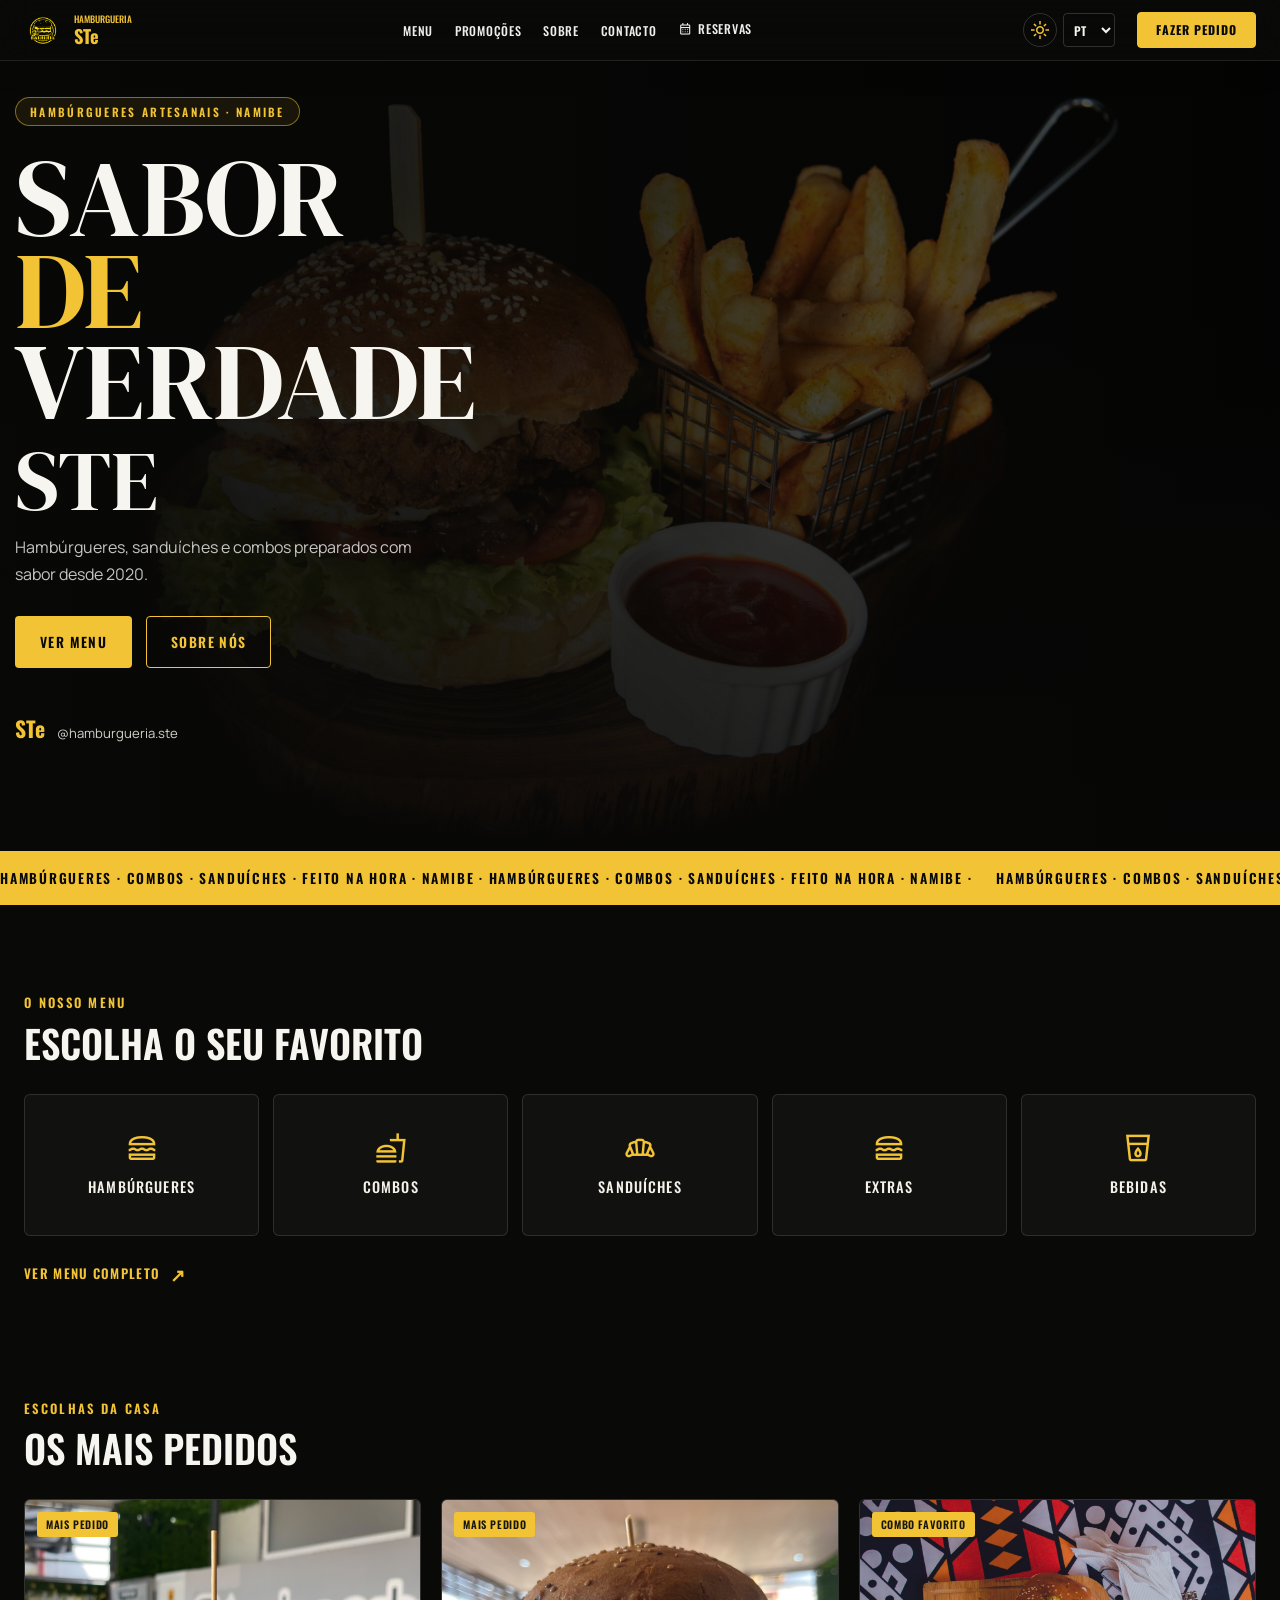
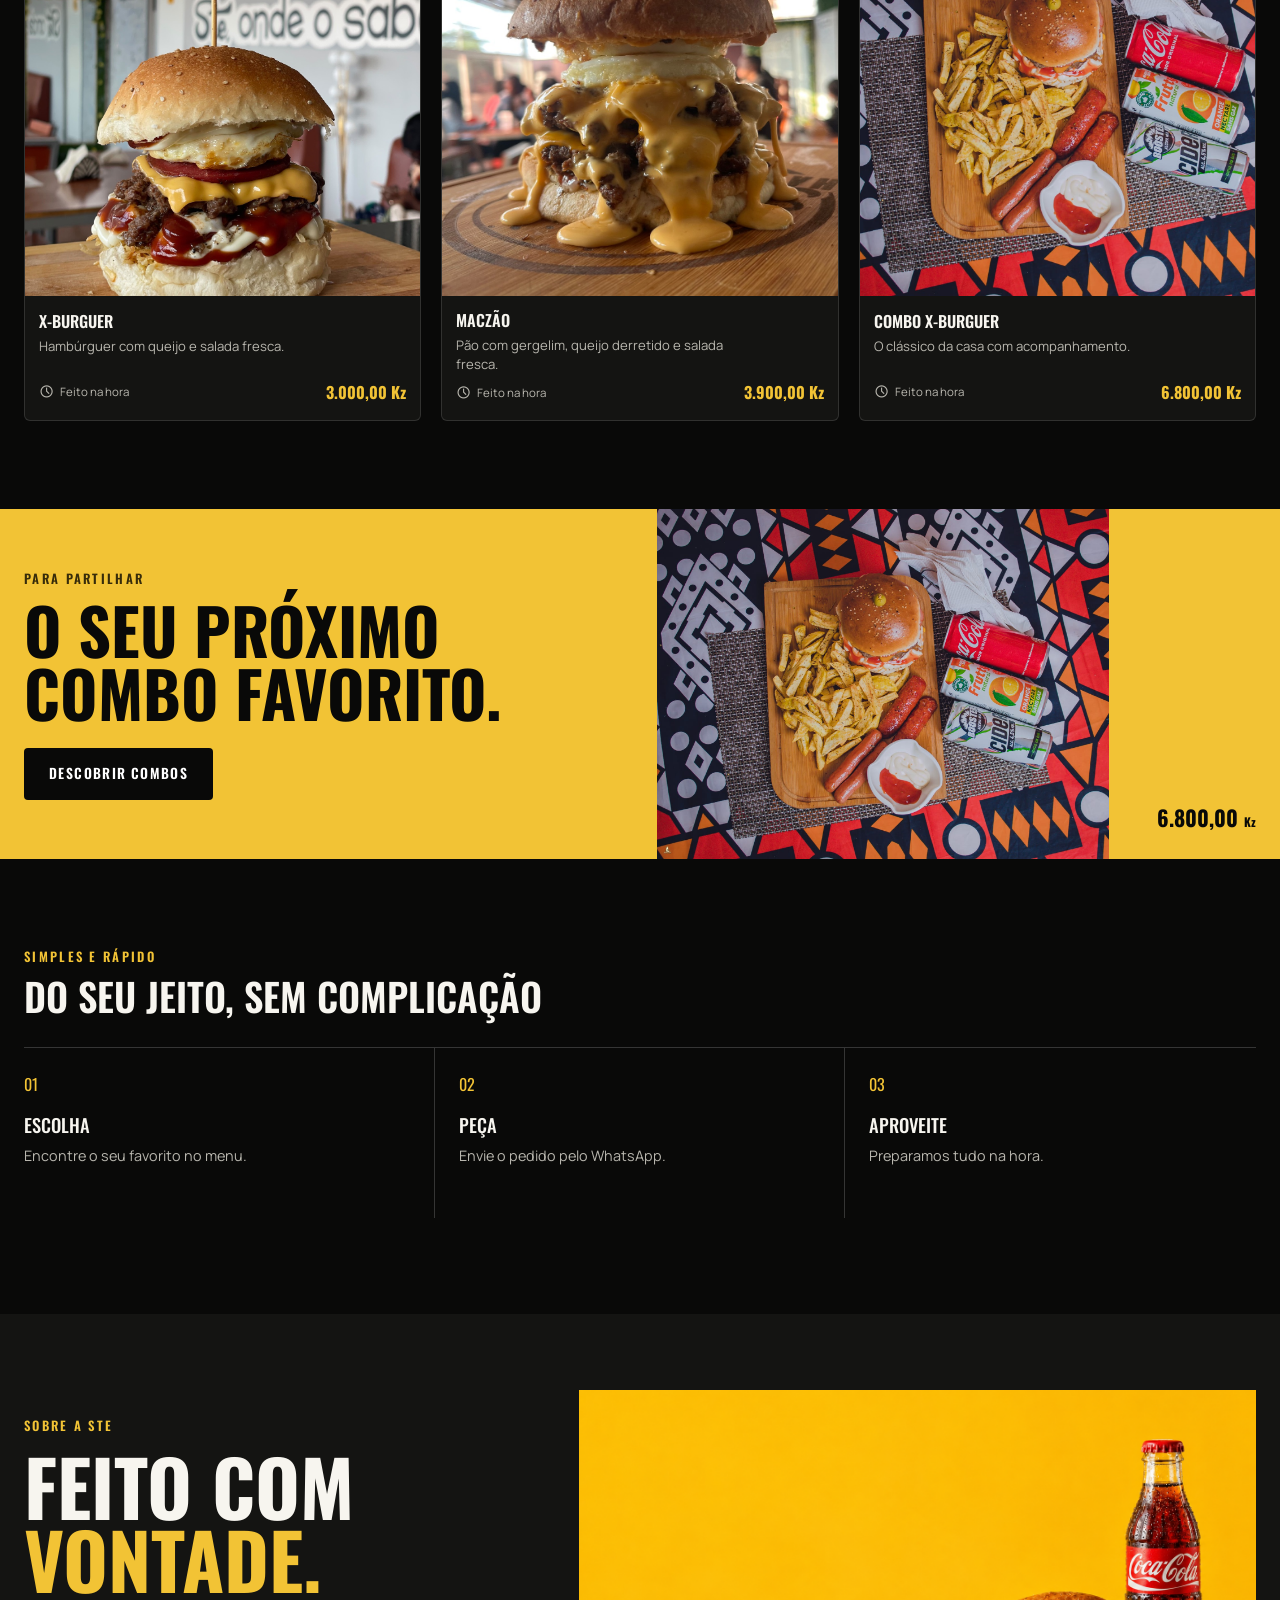
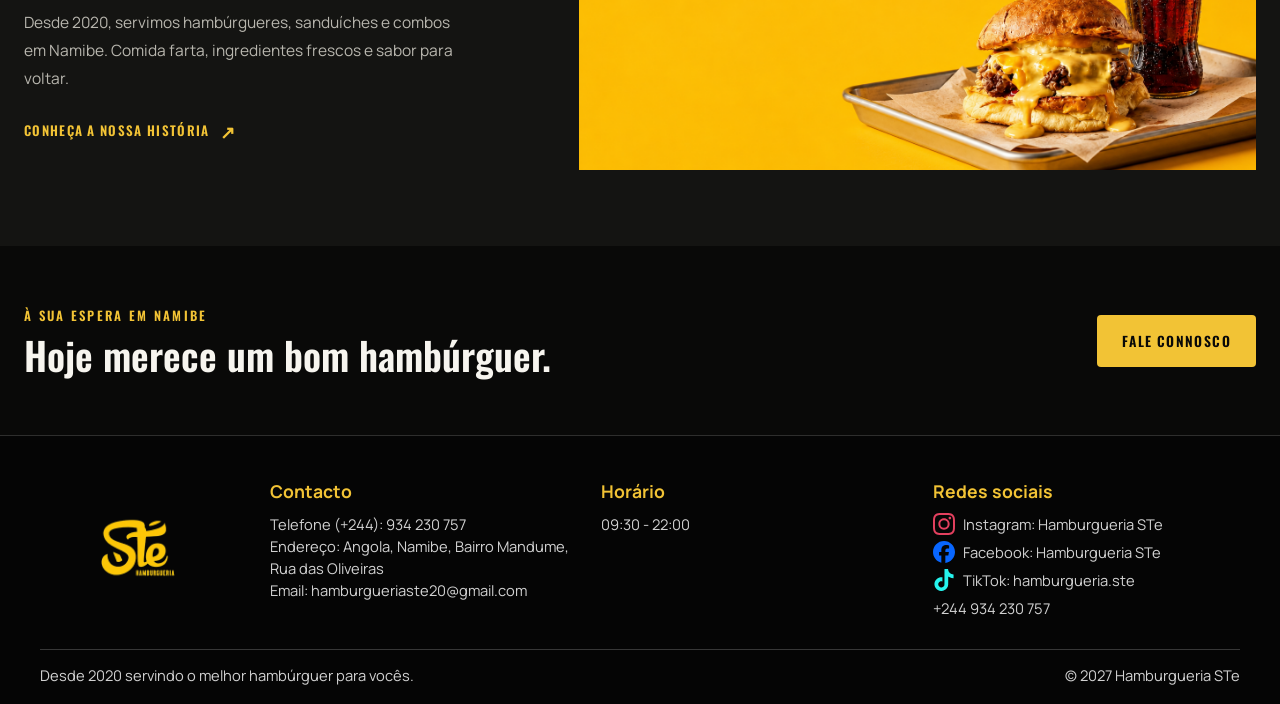
<file: index.html>
<!DOCTYPE html>
<html lang="pt-br">
<head>
    <meta charset="UTF-8">
    <meta name="viewport" content="width=device-width, initial-scale=1.0">
    <meta name="description" content="Hambúrgueres, sanduíches e combos preparados pela Hamburgueria STe em Namibe.">
    <title>Hamburgueria STe | Sabor de verdade</title>
    <link rel="stylesheet" href="burguer.css">
    <link href="https://fonts.googleapis.com/css2?family=Material+Symbols+Outlined" rel="stylesheet" />
    <script src="mobile-menu.js" defer></script>
    <script src="site-motion.js" defer></script>
    <script src="site-preferences.js" defer></script>
    <link rel="apple-touch-icon" sizes="180x180" href="/Informações/Menu/favicon_io/apple-touch-icon.png">
    <link rel="icon" type="image/png" sizes="32x32" href="/Informações/Menu/favicon_io/favicon-32x32.png">
    <link rel="icon" type="image/png" sizes="16x16" href="Informações/Menu/favicon_io/favicon-16x16.png">
    <link rel="manifest" href="/Informações/Menu/favicon_io/site.webmanifest">
    
</head>
<body class="site-mac home-page">
    <header>
        <nav aria-label="Navegação principal">
            <a class="mac-logo" href="index.html" aria-label="Página inicial da Hamburgueria STe"><img src="Informações/Logotipo sem fundo.png" alt="Hamburgueria STe"><span>HAMBURGUERIA<br><strong>STe</strong></span></a>
            <button class="mobile-menu-toggle" type="button" aria-label="Abrir menu" aria-controls="menu-principal" aria-expanded="false"><span class="material-symbols-outlined" aria-hidden="true">menu</span></button>
            <ul id="menu-principal">
                <li><a href="cardapio.html">Menu</a></li>
                <li><a href="#promos">Promoções</a></li>
                <li><a href="sobre.html">Sobre</a></li>
                <li><a href="contacto.html">Contacto</a></li>
                <li><a class="nav-reservas" href="https://wa.me/244934230757?text=Ol%C3%A1%21%20Gostaria%20de%20fazer%20uma%20reserva." target="_blank" rel="noopener noreferrer"><span class="material-symbols-outlined" aria-hidden="true">calendar_month</span>Reservas</a></li>
                <li class="mobile-nav-order"><a class="header-order" href="https://wa.me/244934230757?text=Ol%C3%A1%21%20Gostaria%20de%20fazer%20um%20pedido." target="_blank" rel="noopener noreferrer">FAZER PEDIDO</a></li>
            </ul>
               <div class="site-controls">
                   <button class="theme-toggle" data-theme-toggle type="button" aria-label="Ativar modo claro" title="Ativar modo claro" aria-pressed="false"><span class="material-symbols-outlined" aria-hidden="true">light_mode</span></button>
                   <select class="language-select" data-language aria-label="Idioma"><option value="pt">PT</option><option value="en">EN</option><option value="es">ES</option></select>
               </div>
            <a class="header-order" href="https://wa.me/244934230757?text=Ol%C3%A1%21%20Gostaria%20de%20fazer%20um%20pedido." target="_blank" rel="noopener noreferrer">FAZER PEDIDO</a>
        </nav>
    </header>
    <main class="home-main">
        <section class="home-showcase">
            <section class="mac-home-hero" aria-label="Hamburgueria STe">
                <img class="mac-hero-image" src="Informações/sk-CK6tjAIMJWM-unsplash.jpg" alt="Hambúrguer artesanal da Hamburgueria STe">
                <div class="mac-hero-copy">
                    <span class="mac-kicker">Hambúrgueres artesanais · Namibe</span>
                    <h1>SABOR<br><em>DE</em><br>VERDADE<br><span>STe</span></h1>
                    <p>Hambúrgueres, sanduíches e combos preparados com sabor desde 2020.</p>
                    <div class="mac-hero-actions"><a class="mac-button mac-button-gold" href="cardapio.html">VER MENU</a><a class="mac-button mac-button-outline" href="sobre.html">SOBRE NÓS</a></div>
                    <a class="mac-social-proof" href="https://www.instagram.com/hamburgueria.ste/" target="_blank" rel="noopener noreferrer"><strong>STe</strong><span>@hamburgueria.ste</span></a>
                </div>
            </section>

            <div class="mac-marquee" aria-label="Hambúrgueres, combos, sanduíches e bebidas"><div class="mac-marquee-track"><span class="mac-marquee-item">HAMBÚRGUERES · COMBOS · SANDUÍCHES · FEITO NA HORA · NAMIBE · HAMBÚRGUERES · COMBOS · SANDUÍCHES · FEITO NA HORA · NAMIBE ·</span><span class="mac-marquee-item" aria-hidden="true">HAMBÚRGUERES · COMBOS · SANDUÍCHES · FEITO NA HORA · NAMIBE · HAMBÚRGUERES · COMBOS · SANDUÍCHES · FEITO NA HORA · NAMIBE ·</span></div></div>

            <section class="mac-section mac-categories" id="menu" data-reveal>
                <div class="mac-section-heading"><p>O NOSSO MENU</p><h2>ESCOLHA O SEU FAVORITO</h2></div>
                <div class="mac-category-grid">
                    <a class="mac-category" href="cardapio.html#hamburgueres" data-reveal><span class="material-symbols-outlined" aria-hidden="true">lunch_dining</span><strong>HAMBÚRGUERES</strong></a>
                    <a class="mac-category" href="cardapio.html#combos" data-reveal><span class="material-symbols-outlined" aria-hidden="true">fastfood</span><strong>COMBOS</strong></a>
                    <a class="mac-category" href="cardapio.html#sanduiches" data-reveal><span class="material-symbols-outlined" aria-hidden="true">bakery_dining</span><strong>SANDUÍCHES</strong></a>
                    <a class="mac-category" href="cardapio.html#extras" data-reveal><span class="material-symbols-outlined" aria-hidden="true">lunch_dining</span><strong>EXTRAS</strong></a>
                    <a class="mac-category" href="cardapio.html#bebidas" data-reveal><span class="material-symbols-outlined" aria-hidden="true">local_drink</span><strong>BEBIDAS</strong></a>
                </div>
                <a class="mac-text-link" href="cardapio.html">VER MENU COMPLETO <span aria-hidden="true">↗</span></a>
            </section>

            <section class="mac-section mac-favorites" data-reveal>
                <div class="mac-section-heading"><p>ESCOLHAS DA CASA</p><h2>OS MAIS PEDIDOS</h2></div>
                <div class="mac-feature-grid">
                    <a class="mac-feature" href="cardapio.html#hamburgueres" data-reveal><div class="mac-feature-image"><img src="Informações/Menu/X-Burguer.png" alt="X-Burguer"><span>MAIS PEDIDO</span></div><div class="mac-feature-info"><div><h3>X-BURGUER</h3><p>Hambúrguer com queijo e salada fresca.</p><span class="food-card-meta"><span class="material-symbols-outlined" aria-hidden="true">schedule</span>Feito na hora</span></div><strong>3.000,00 Kz</strong></div></a>
                    <a class="mac-feature" href="cardapio.html#hamburgueres" data-reveal><div class="mac-feature-image"><img src="Informações/Menu/Maczão.png" alt="Maczão"><span>MAIS PEDIDO</span></div><div class="mac-feature-info"><div><h3>MACZÃO</h3><p>Pão com gergelim, queijo derretido e salada fresca.</p><span class="food-card-meta"><span class="material-symbols-outlined" aria-hidden="true">schedule</span>Feito na hora</span></div><strong>3.900,00 Kz</strong></div></a>
                    <a class="mac-feature" href="cardapio.html#combos" data-reveal><div class="mac-feature-image"><img src="Informações/Menu/Combo X-Burguer.png" alt="Combo X-Burguer"><span>COMBO FAVORITO</span></div><div class="mac-feature-info"><div><h3>COMBO X-BURGUER</h3><p>O clássico da casa com acompanhamento.</p><span class="food-card-meta"><span class="material-symbols-outlined" aria-hidden="true">schedule</span>Feito na hora</span></div><strong>6.800,00 Kz</strong></div></a>
                </div>
            </section>

            <section class="mac-promo" id="promos" data-reveal>
                <div><p>PARA PARTILHAR</p><h2>O seu próximo<br>combo favorito.</h2><a class="mac-button mac-button-dark" href="cardapio.html#combos">DESCOBRIR COMBOS</a></div>
                <img src="Informações/Menu/Combo X-Burguer.png" alt="Combo X-Burguer da Hamburgueria STe">
                <strong class="mac-promo-price">6.800,00 <small>Kz</small></strong>
            </section>

            <section class="mac-section mac-how" data-reveal>
                <div class="mac-section-heading"><p>SIMPLES E RÁPIDO</p><h2>DO SEU JEITO, SEM COMPLICAÇÃO</h2></div>
                <div class="mac-steps"><article><span>01</span><h3>ESCOLHA</h3><p>Encontre o seu favorito no menu.</p></article><article><span>02</span><h3>PEÇA</h3><p>Envie o pedido pelo WhatsApp.</p></article><article><span>03</span><h3>APROVEITE</h3><p>Preparamos tudo na hora.</p></article></div>
            </section>

            <section class="mac-about" id="about" data-reveal>
                <div class="mac-about-copy"><p>SOBRE A STe</p><h2>Feito com<br><em>vontade.</em></h2><p>Desde 2020, servimos hambúrgueres, sanduíches e combos em Namibe. Comida farta, ingredientes frescos e sabor para voltar.</p><a class="mac-text-link" href="sobre.html">CONHEÇA A NOSSA HISTÓRIA <span aria-hidden="true">↗</span></a></div>
                <img src="Informações/Cheeseburger e Coca-Cola no Amarelo.png" alt="Hambúrguer e bebida da Hamburgueria STe">
            </section>

            <section class="mac-contact-strip" id="contact" data-reveal><div><p>À SUA ESPERA EM NAMIBE</p><h2>Hoje merece um bom hambúrguer.</h2></div><a class="mac-button mac-button-gold" href="contacto.html">FALE CONNOSCO</a></section>
        </section>
        <section>
            <div class="banner-destaque" aria-label="Destaques de hambúrgueres">
                <img class="banner-imagem" src="Informações/Menu/X-Burguer.png" alt="X-Burguer">
                <div class="banner-conteudo">
                    <span>Experimente</span>
                    <h1 class="banner-titulo">X-Burguer</h1>
                    <p class="banner-descricao">Hambúrguer com queijo, salada fresca e batatas fritas crocantes.</p>
                    <strong class="banner-preco">3.000,00 Kz</strong>
                </div>
                <div class="banner-controles">
                    <div class="banner-progresso" role="progressbar" aria-label="Tempo até o próximo slide" aria-valuemin="0" aria-valuemax="100" aria-valuenow="0">
                        <span class="banner-progresso-preenchimento"></span>
                    </div>
                    <button class="banner-controle banner-anterior" type="button" aria-label="Ver slide anterior"><span class="material-symbols-outlined">arrow_back_ios</span></button>
                    <button class="banner-controle banner-proximo" type="button" aria-label="Ver próximo slide"><span class="material-symbols-outlined">arrow_forward_ios</span></button>
                    <button class="banner-controle banner-pausa" type="button" aria-label="Pausar slides" aria-pressed="false"><span class="material-symbols-outlined">play_pause</span></button>
                </div>
            </div>
        </section>
        <h1>Sanduíches</h1>
        <section class="Sandes">
            <section class="produtos">
                <img src="Informações/Menu/Sandes Simples.png" alt="Sanduíche Simples">
                <div class="info-produto">
                    <h2>Sanduíche Simples</h2>
                    <p>1.000,00 Kz </p>
                    <div class="pedido">
                         <span class="material-symbols-outlined">shopping_cart</span>Pede Já! 
                    </div>                    
                </div>
            </section>
            <section class="produtos">
                <img src="Informações/Menu/Sandes De Carne.png" alt="Sanduíche de Carne">
                <div class="info-produto">
                    <h2>Sanduíche de Carne</h2>
                    <p>1.750,00 Kz</p>
                    <div class="pedido">
                         <span class="material-symbols-outlined">shopping_cart</span>Pede Já!
                    </div>
                </div>
            </section>
            <section class="produtos">
                <img src="Informações/Menu/O Trio.png" alt="Sanduíche O Trio">
                <div class="info-produto">
                    <h2>Sanduíche O Trio</h2>
                    <p>2.100,00 Kz</p>
                    <div class="pedido">
                         <span class="material-symbols-outlined">shopping_cart</span>Pede Já!
                    </div>
                </div>
            </section>
            <section class="produtos">
                <img src="Informações/Menu/Sandes de Ovo e Salsicha.png" alt="Sanduíche de Ovo">
                <div class="info-produto">
                    <h2>Sanduíche de Ovo</h2>
                    <p>1.300,00 Kz</p>
                    <div class="pedido">
                         <span class="material-symbols-outlined">shopping_cart</span>Pede Já!
                    </div>
                </div>
            </section>
            <section class="produtos">
                <img src="Informações/Menu/Misto Quente.png" alt="Misto Quente">
                <div class="info-produto">
                    <h2>Misto Quente</h2>
                    <p>3.000,00 Kz</p>
                    <div class="pedido">
                         <span class="material-symbols-outlined">shopping_cart</span>Pede Já!
                    </div>
                </div>
            </section>
            <section class="produtos">
                <img src="Informações/Menu/Doze de Batatas.png" alt="Doze de Batatas">
                <div class="info-produto">
                    <h2>Doze de Batatas</h2>
                    <p>1.800,00 Kz</p>
                    <div class="pedido">
                         <span class="material-symbols-outlined">shopping_cart</span>Pede Já!
                    </div>
                </div>
            </section>
            
        </section>
        <h1>Hamburgueres</h1>
        <section class="Hamburgueres" id="hamburgueres">
            <section class="card-burguer">
                <img src="Informações/Menu/X-Burguer.png" alt="X-Burguer">
                <h2>X-Burguer</h2>
                <p>3.000,00 Kz</p>
                <div class="pedido">
                     <span class="material-symbols-outlined">shopping_cart</span>Pede Já!
                </div>
            </section>
            <section class="card-burguer">
                <img src="Informações/Menu/MacZinh.png" alt="MacZihn">
                <h2>MacZihn</h2>
                <p>2.800,00 Kz</p>
                <div class="pedido">
                     <span class="material-symbols-outlined">shopping_cart</span>Pede Já!
                </div>
            </section>
            <section class="card-burguer">
                <img src="Informações/Menu/Maczão.png" alt="Maczão">
                <h2>Maczão</h2>
                <p>3.900,00 Kz</p>
                <div class="pedido">
                     <span class="material-symbols-outlined">shopping_cart</span>Pede Já!
                </div>
            </section>
            <section class="card-burguer">
                <img src="Informações/Menu/X-STe.png" alt="X-STe">
                <h2>X-STe</h2>
                <p>5.500,00 Kz</p>
                <div class="pedido">
                     <span class="material-symbols-outlined">shopping_cart</span>Pede Já!
                </div>
            </section>
            <section class="card-burguer">
                <img src="Informações/Menu/Duplo X-Burguer.png" alt="Duplo X-Burguer">
                <h2>Duplo X-Burguer</h2>
                <p>4.100,00 Kz</p>
                <div class="pedido">
                     <span class="material-symbols-outlined">shopping_cart</span>Pede Já!
                </div>
            </section>
            <section class="card-burguer">
                <img src="Informações/Menu/O Clássico.png" alt="Hamburguer Simples">
                <h2>Hamburguer Simples</h2>
                <p>2.000,00 Kz</p>
                <div class="pedido">
                     <span class="material-symbols-outlined">shopping_cart</span>Pede Já!
                </div>
            </section>
        </section>
        <section>
            <div class="banner-destaque" aria-label="Destaques de hambúrgueres">
                <img class="banner-imagem" src="Informações/Menu/X-Burguer.png" alt="X-Burguer">
                <div class="banner-conteudo">
                    <span>Experimente</span>
                    <h1 class="banner-titulo">X-Burguer</h1>
                    <p class="banner-descricao">Hambúrguer com queijo, salada fresca e batatas fritas crocantes.</p>
                    <strong class="banner-preco">3.000,00 Kz</strong>
                </div>
                <div class="banner-controles">
                    <div class="banner-progresso" role="progressbar" aria-label="Tempo até o próximo slide" aria-valuemin="0" aria-valuemax="100" aria-valuenow="0">
                        <span class="banner-progresso-preenchimento"></span>
                    </div>
                    <button class="banner-controle banner-anterior" type="button" aria-label="Ver imagem anterior"><span class="material-symbols-outlined">arrow_back_ios</span></button>
                    <button class="banner-controle banner-proximo" type="button" aria-label="Ver próxima imagem"><span class="material-symbols-outlined">arrow_forward_ios</span></button>
                    <button class="banner-controle banner-pausa" type="button" aria-label="Pausar slides" aria-pressed="false">Pausar</button>
                </div>
            </div>
        </section>
        <h1 id="combos-extras">Combos & Extras</h1>
        <section class="Hamburgueres">
            <section class="card-burguer">
                <img src="Informações/Menu/Combo de Batatas fritas e Salsicha.png" alt="Combo de Batatas fritas">
                <h2>Combo de Batatas fritas</h2>
                <p>3.000,00 Kz</p>
                <div class="pedido">
                     <span class="material-symbols-outlined">shopping_cart</span>Pede Já!
                </div>
            </section>
            <section class="card-burguer">
                <img src="Informações/Menu/Combo X-Burguer.png" alt="Combo X-Burguer">
                <h2>Combo X-Burguer</h2>
                <p>6.800,00 Kz</p>
                <div class="pedido">
                     <span class="material-symbols-outlined">shopping_cart</span>Pede Já!
                </div>
            </section>
            <section class="card-burguer">
                <img src="Informações/Menu/Rissóis e croquetes.png" alt="Rissóis e croquetes">
                <h2>Rissóis e croquetes</h2>
                <p>375,00 Kz (Por Unidade)</p>
                <div class="pedido">
                     <span class="material-symbols-outlined">shopping_cart</span>Pede Já!
                </div>
            </section>
            <section class="card-burguer">
                <img src="Informações/Menu/X-Burguer + Doze de batatas.png" alt="X-Burguer + Doze de batatas">
                <h2>X-Burguer + Doze de batatas</h2>
                <p>4.800,00 Kz</p>
                <div class="pedido">
                     <span class="material-symbols-outlined">shopping_cart</span>Pede Já!
                </div>
            </section>
            <section class="card-burguer">
                <img src="Informações/Menu/X-Burguer Duplo + Doze de Batatas.png" alt="X-Burguer Duplo + Doze de Batatas">
                <h2>X-Burguer Duplo + Doze de Batatas</h2>
                <p>5.900,00 Kz</p>
                <div class="pedido">
                     <span class="material-symbols-outlined">shopping_cart</span>Pede Já!
                </div>
            </section>
        </section>
        <h1 id="bebidas">Bebidas</h1>
        <section class="lista-bebidas" aria-label="Bebidas disponíveis">
            <article class="bebida-item"><h2>Sprite</h2></article>
            <article class="bebida-item"><h2>Coca-cola</h2></article>
            <article class="bebida-item"><h2>Sumol</h2></article>
            <article class="bebida-item"><h2>Pepsi</h2></article>
            <article class="bebida-item"><h2>7up</h2></article>
            <article class="bebida-item"><h2>Astro</h2></article>
            <article class="bebida-item"><h2>Compal</h2></article>
            <article class="bebida-item"><h2>Água</h2></article>
        </section>
        </section>
    </main>
    <dialog class="pedido-dialog" id="selecao-bebida">
        <form id="form-pedido">
            <span class="pedido-dialog-etiqueta">Seu pedido</span>
            <h2>Escolha uma bebida</h2>
            <p id="comida-selecionada" class="pedido-dialog-comida"></p>
            <fieldset class="bebidas-opcoes">
                <legend>Bebida</legend>
                <label class="bebida-opcao"><input type="radio" name="bebida" value="Sprite" required><span class="material-symbols-outlined" aria-hidden="true">local_drink</span><span>Sprite</span></label>
                <label class="bebida-opcao"><input type="radio" name="bebida" value="Coca-cola" required><span class="material-symbols-outlined" aria-hidden="true">local_drink</span><span>Coca-cola</span></label>
                <label class="bebida-opcao"><input type="radio" name="bebida" value="Sumol" required><span class="material-symbols-outlined" aria-hidden="true">local_drink</span><span>Sumol</span></label>
                <label class="bebida-opcao"><input type="radio" name="bebida" value="Pepsi" required><span class="material-symbols-outlined" aria-hidden="true">local_drink</span><span>Pepsi</span></label>
                <label class="bebida-opcao"><input type="radio" name="bebida" value="7up" required><span class="material-symbols-outlined" aria-hidden="true">local_drink</span><span>7up</span></label>
                <label class="bebida-opcao"><input type="radio" name="bebida" value="Astro" required><span class="material-symbols-outlined" aria-hidden="true">local_drink</span><span>Astro</span></label>
                <label class="bebida-opcao"><input type="radio" name="bebida" value="Compal" required><span class="material-symbols-outlined" aria-hidden="true">local_drink</span><span>Compal</span></label>
                <label class="bebida-opcao"><input type="radio" name="bebida" value="Água" required><span class="material-symbols-outlined" aria-hidden="true">water_drop</span><span>Água</span></label>
                <label class="bebida-opcao bebida-sem"><input type="radio" name="bebida" value="Nenhuma bebida" required><span class="material-symbols-outlined" aria-hidden="true">do_not_disturb_on</span><span>Nenhuma bebida</span></label>
            </fieldset>
            <div class="pedido-dialog-acoes">
                <button class="dialog-cancelar" id="cancelar-pedido" type="button">Cancelar</button>
                <button class="dialog-confirmar" type="submit" disabled>Enviar pelo WhatsApp</button>
            </div>
        </form>
    </dialog>
    <footer class="site-footer">
        <div class="footer-conteudo">
            <a class="footer-marca" href="index.html" aria-label="Página inicial da Hamburgueria STe">
                <img src="Informações/logotipo-black sem fundo.jpeg" alt="Logo da Hamburgueria STe">
            </a>
            <div class="footer-colunas">
                <section class="footer-bloco">
                    <h2>Contacto</h2>
                    <p>Telefone (+244): 934 230 757</p>
                    <p>Endereço: Angola, Namibe, Bairro Mandume, Rua das Oliveiras</p>
                    <p>Email: hamburgueriaste20@gmail.com</p>
                </section>
                <section class="footer-bloco">
                    <h2>Horário</h2>
                    <p>09:30 - 22:00</p>
                </section>
                <section class="footer-bloco">
                    <h2>Redes sociais</h2>
                    <a class="footer-social" href="https://www.instagram.com/hamburgueria.ste/" target="_blank" rel="noopener noreferrer" aria-label="Instagram da Hamburgueria STe">
                        <img class="footer-social-logo" src="Informações/Redes-Sociais/instagram.svg" alt="" aria-hidden="true"><span>Instagram: Hamburgueria STe</span>
                    </a>
                    <a class="footer-social" href="https://www.facebook.com/HamburgueriaSTe/" target="_blank" rel="noopener noreferrer" aria-label="Facebook da Hamburgueria STe">
                        <img class="footer-social-logo" src="Informações/Redes-Sociais/facebook.svg" alt="" aria-hidden="true"><span>Facebook: Hamburgueria STe</span>
                    </a>
                    <a class="footer-social" href="https://www.tiktok.com/@hamburgueria.ste" target="_blank" rel="noopener noreferrer" aria-label="TikTok da Hamburgueria STe">
                        <img class="footer-social-logo" src="Informações/Redes-Sociais/tiktok.svg" alt="" aria-hidden="true"><span>TikTok: hamburgueria.ste</span>
                    </a>
                    <p>+244 934 230 757</p>
                </section>
            </div>
        </div>
        <div class="footer-final">
            <p>Desde 2020 servindo o melhor hambúrguer para vocês.</p>
            <p>&copy; 2027 Hamburgueria STe</p>
        </div>
    </footer>
    <script>
        const numeroWhatsApp = "244934230757";
        const dialogPedido = document.getElementById("selecao-bebida");
        const formularioPedido = document.getElementById("form-pedido");
        const comidaSelecionada = document.getElementById("comida-selecionada");
        const botaoEnviarPedido = formularioPedido.querySelector("[type='submit']");
        let comidaDoPedido = "";

        document.querySelectorAll(".pedido").forEach((pedido) => {
            const produto = pedido.closest(".produtos, .card-burguer");
            const nomeProduto = produto?.querySelector("h2")?.textContent.trim();
            if (!nomeProduto) return;

            const botaoPedido = document.createElement("button");
            botaoPedido.className = pedido.className;
            botaoPedido.type = "button";
            botaoPedido.innerHTML = pedido.innerHTML;
            botaoPedido.addEventListener("click", () => {
                comidaDoPedido = nomeProduto;
                comidaSelecionada.textContent = comidaDoPedido;
                formularioPedido.reset();
                botaoEnviarPedido.disabled = true;
                dialogPedido.showModal();
            });
            pedido.replaceWith(botaoPedido);
        });

        document.getElementById("cancelar-pedido").addEventListener("click", () => {
            dialogPedido.close();
        });

        formularioPedido.addEventListener("change", (evento) => {
            if (evento.target.name === "bebida") {
                botaoEnviarPedido.disabled = !formularioPedido.querySelector("input[name='bebida']:checked");
            }
        });

        formularioPedido.addEventListener("submit", (evento) => {
            evento.preventDefault();
            const bebida = formularioPedido.querySelector("input[name='bebida']:checked")?.value;
            if (!bebida) return;

            const mensagem = bebida === "Nenhuma bebida"
                ? `Olá! Eu gostaria de ${comidaDoPedido} sem bebida.`
                : `Olá! Eu gostaria de ${comidaDoPedido} com ${bebida}.`;
            const urlWhatsApp = `https://wa.me/${numeroWhatsApp}?text=${encodeURIComponent(mensagem)}`;
            window.open(urlWhatsApp, "_blank", "noopener,noreferrer");
            dialogPedido.close();
        });

        const destaques = [
            {
                imagem: "Informações/Menu/X-Burguer.png",
                alt: "X-Burguer",
                nome: "X-Burguer",
                descricao: "Hambúrguer com queijo, salada fresca e batatas fritas crocantes.",
                preco: "3.000,00 Kz"
            },
            {
                imagem: "Informações/Menu/MacZinh.png",
                alt: "MacZihn",
                nome: "MacZihn",
                descricao: "Hambúrguer suculento com bacon e batatas fritas para acompanhar.",
                preco: "2.800,00 Kz"
            },
            {
                imagem: "Informações/Menu/Maczão.png",
                alt: "Maczão",
                nome: "Maczão",
                descricao: "Pão com gergelim, queijo derretido e salada fresca.",
                preco: "3.900,00 Kz"
            },
            {
                imagem: "Informações/Menu/X-STe.png",
                alt: "X-STe",
                nome: "X-STe",
                descricao: "Um hambúrguer caprichado, preparado para matar a sua fome.",
                preco: "5.500,00 Kz"
            },
            {
                imagem: "Informações/Menu/Duplo X-Burguer.png",
                alt: "Duplo X-Burguer",
                nome: "Duplo X-Burguer",
                descricao: "Hambúrguer com queijo e salada, acompanhado de batatas crocantes.",
                preco: "4.100,00 Kz"
            }
        ];

        function iniciarBanner(banner) {
            const bannerImagem = banner.querySelector(".banner-imagem");
            const bannerTitulo = banner.querySelector(".banner-titulo");
            const bannerDescricao = banner.querySelector(".banner-descricao");
            const bannerPreco = banner.querySelector(".banner-preco");
            const bannerProgresso = banner.querySelector(".banner-progresso");
            const bannerProgressoPreenchimento = banner.querySelector(".banner-progresso-preenchimento");
            const botaoPausa = banner.querySelector(".banner-pausa");
            const slides = destaques;
            const duracaoSlide = 6000;
            const duracaoTransicao = 450;
            let destaqueAtual = 0;
            let trocandoDestaque = false;
            let pausado = false;
            let somAtivo = false;
            let tempoDecorrido = 0;
            let inicioSlide = performance.now();
            let quadroProgresso;

            function aplicarDestaque(destaque) {
                bannerTitulo.textContent = destaque.nome;
                bannerDescricao.textContent = destaque.descricao;
                bannerPreco.textContent = destaque.preco;
                bannerImagem.src = destaque.imagem;
                bannerImagem.alt = destaque.alt;
            }

            function atualizarProgresso(agora) {
                if (pausado || trocandoDestaque) return;

                tempoDecorrido = agora - inicioSlide;
                const porcentagem = Math.min((tempoDecorrido / duracaoSlide) * 100, 100);
                bannerProgressoPreenchimento.style.width = `${porcentagem}%`;
                bannerProgresso.setAttribute("aria-valuenow", Math.round(porcentagem));

                if (tempoDecorrido >= duracaoSlide) {
                    mostrarDestaque(destaqueAtual + 1);
                    return;
                }

                quadroProgresso = requestAnimationFrame(atualizarProgresso);
            }

            function iniciarProgresso() {
                inicioSlide = performance.now() - tempoDecorrido;
                quadroProgresso = requestAnimationFrame(atualizarProgresso);
            }

            function mostrarDestaque(indice) {
                if (trocandoDestaque) return;

                trocandoDestaque = true;
                cancelAnimationFrame(quadroProgresso);
                banner.classList.add("trocando");

                setTimeout(() => {
                    destaqueAtual = (indice + slides.length) % slides.length;
                    aplicarDestaque(slides[destaqueAtual]);
                    banner.classList.remove("trocando");
                    bannerProgressoPreenchimento.style.width = "0%";
                    bannerProgresso.setAttribute("aria-valuenow", "0");
                    tempoDecorrido = 0;
                    trocandoDestaque = false;
                    if (!pausado) iniciarProgresso();
                }, duracaoTransicao);
            }

            banner.querySelector(".banner-anterior").addEventListener("click", () => {
                mostrarDestaque(destaqueAtual - 1);
            });

            banner.querySelector(".banner-proximo").addEventListener("click", () => {
                mostrarDestaque(destaqueAtual + 1);
            });

            botaoPausa.addEventListener("click", () => {
                if (trocandoDestaque) return;

                pausado = !pausado;
                botaoPausa.textContent = pausado ? "Continuar" : "Pausar";
                botaoPausa.setAttribute("aria-label", pausado ? "Continuar slides" : "Pausar slides");
                botaoPausa.setAttribute("aria-pressed", String(pausado));

                if (pausado) {
                    tempoDecorrido = performance.now() - inicioSlide;
                    cancelAnimationFrame(quadroProgresso);
                } else {
                    iniciarProgresso();
                }
            });

            aplicarDestaque(slides[destaqueAtual]);
            iniciarProgresso();
        }

        if (!document.body.classList.contains("home-page")) {
            document.querySelectorAll(".banner-destaque").forEach(iniciarBanner);
        }
    </script>
</body>
</html>
</file>
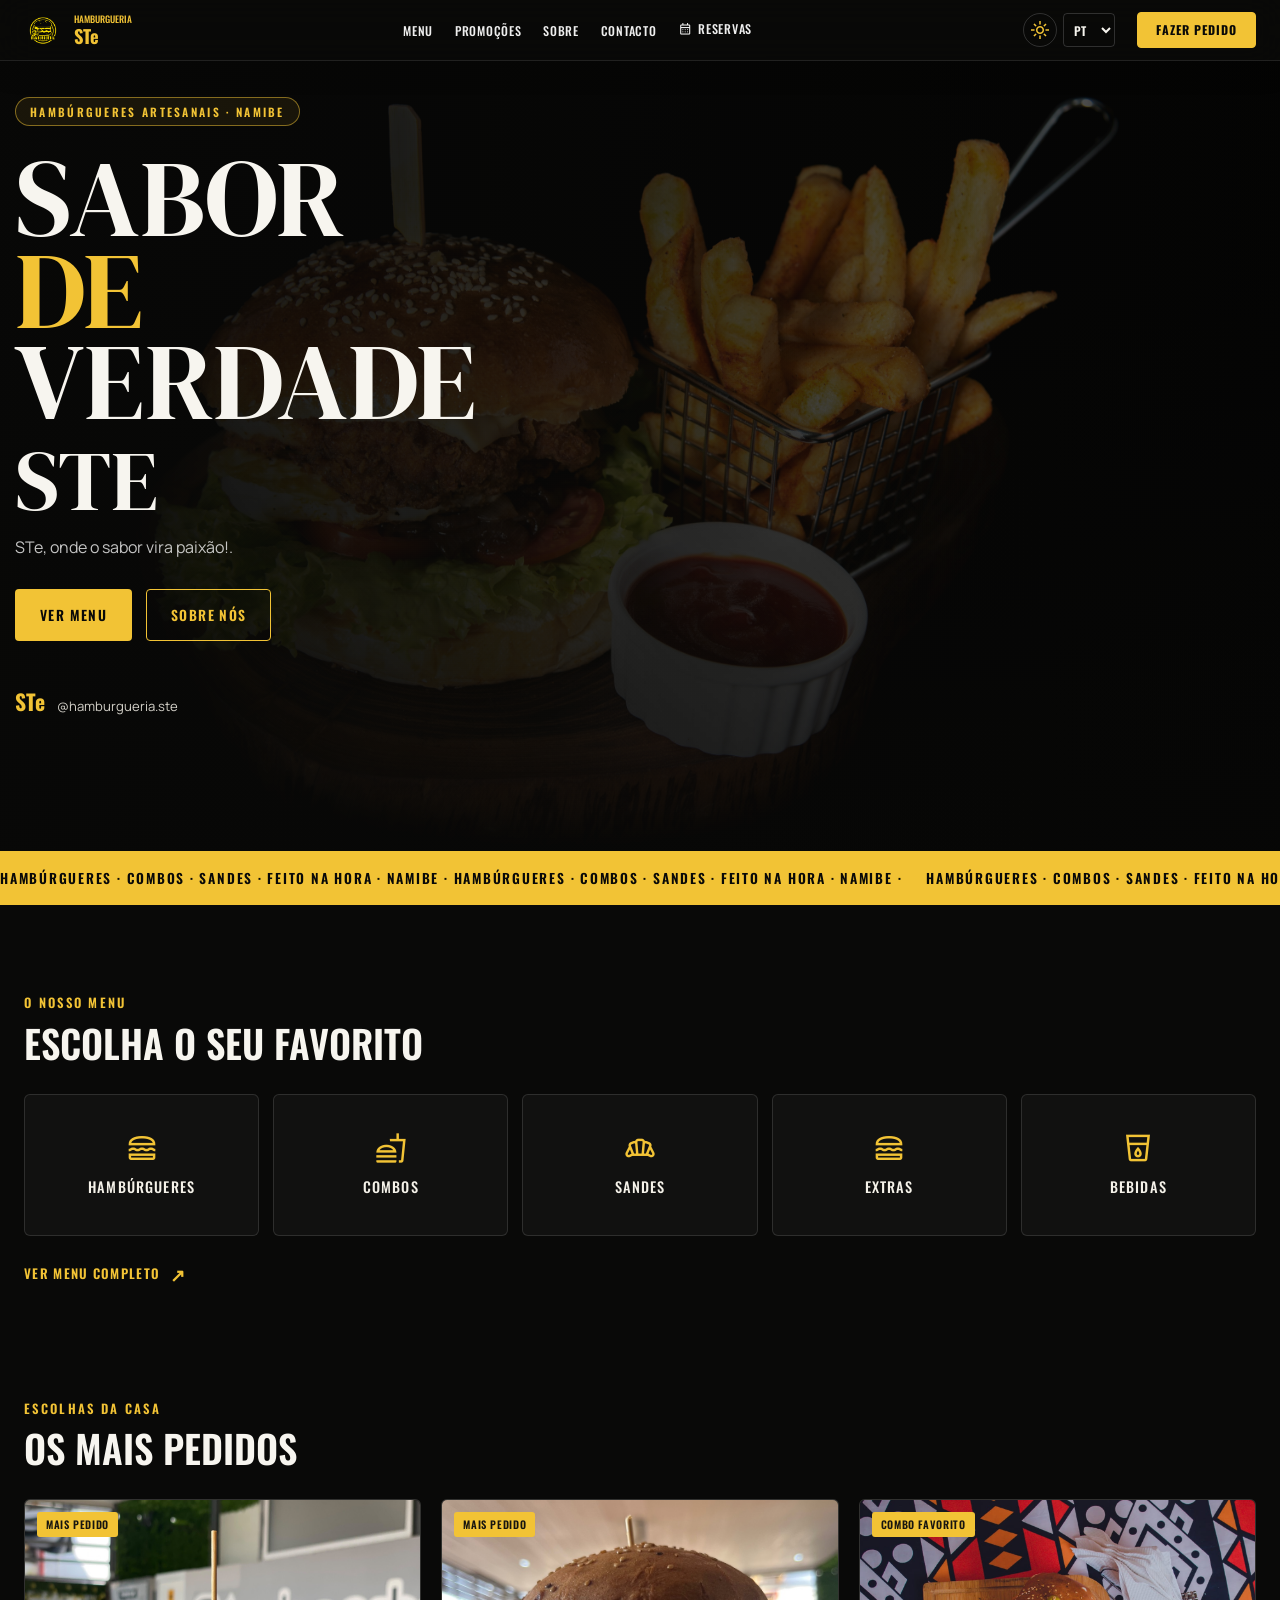
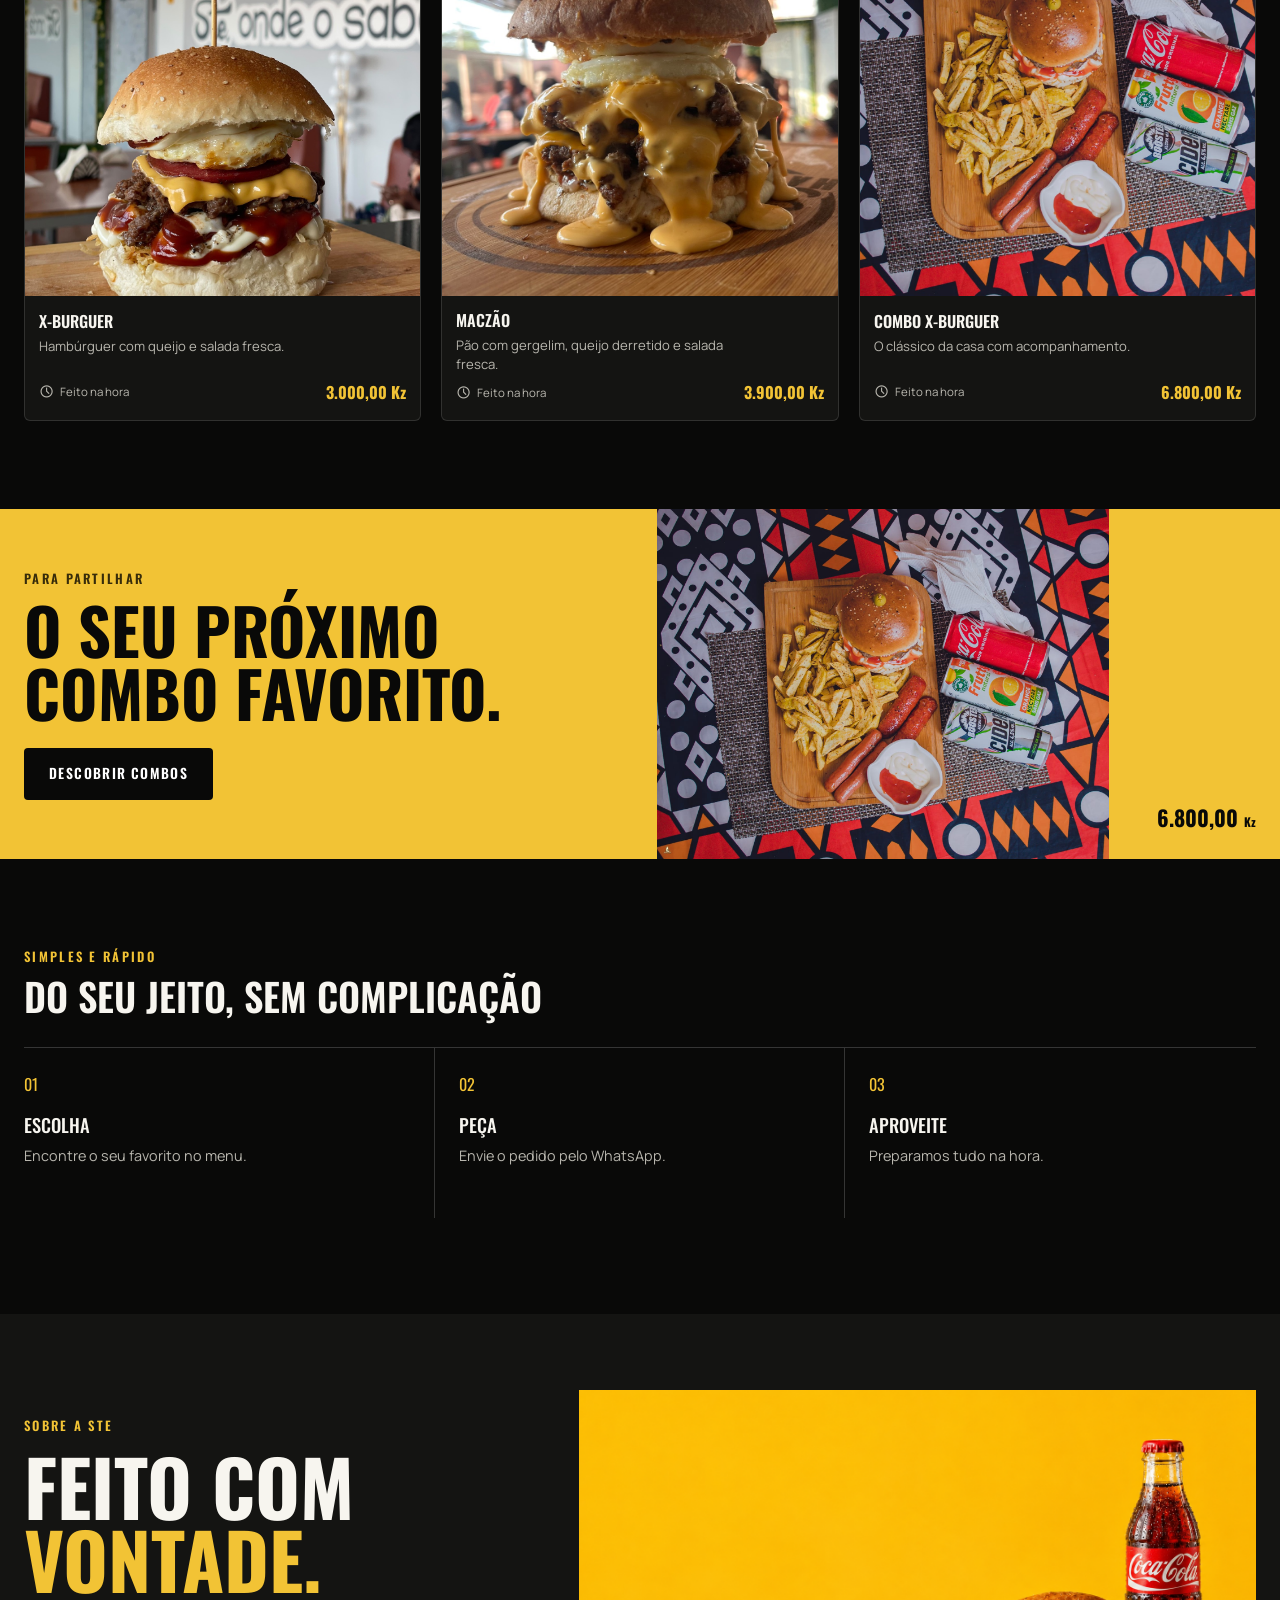
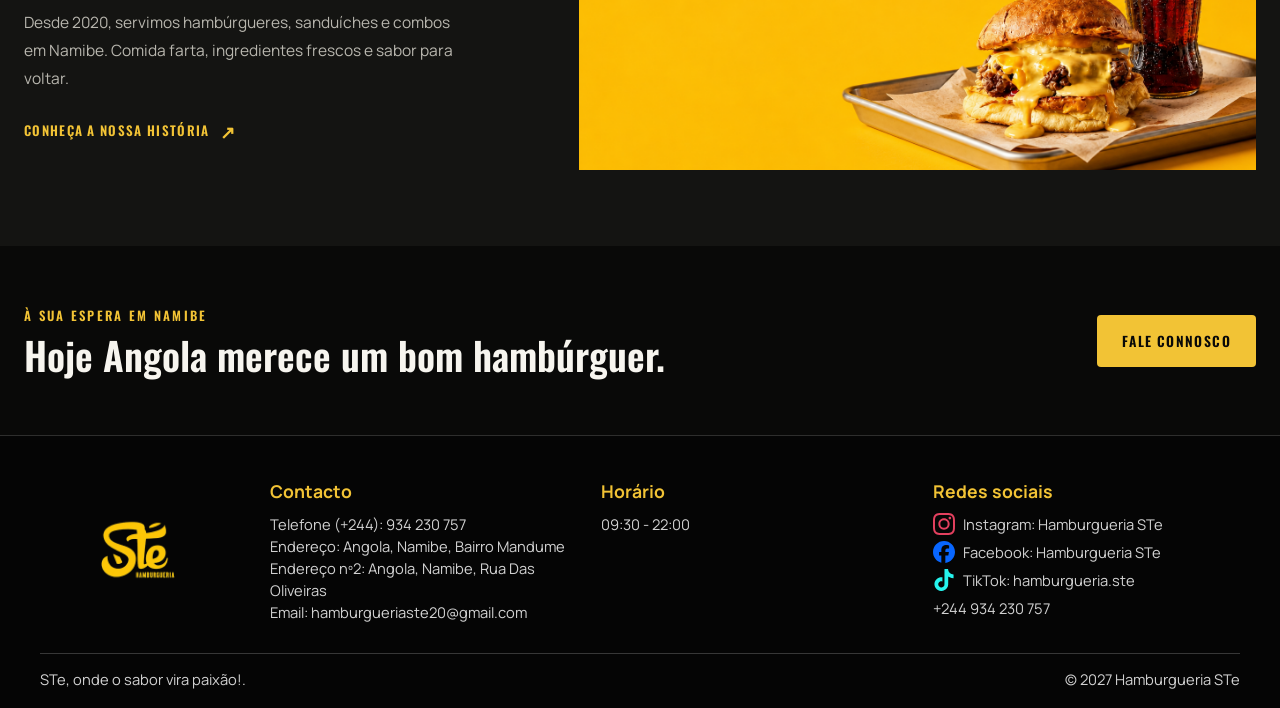
<file: public/index.html>
<!DOCTYPE html>
<html lang="pt-br">
<head>
    <meta charset="UTF-8">
    <meta name="viewport" content="width=device-width, initial-scale=1.0">
    <meta name="description" content="Hambúrgueres, sanduíches e combos preparados pela Hamburgueria STe em Angola.">
    <meta name="robots" content="index, follow">
    <title>Hamburgueria STe | Sabor de verdade</title>
    <link rel="stylesheet" href="burguer.css">
    <link href="https://fonts.googleapis.com/css2?family=Material+Symbols+Outlined" rel="stylesheet" />
    <link rel="canonical" href="https://hamburgueria-ste-ao.web.app/">
    <script src="mobile-menu.js" defer></script>
    <script src="site-motion.js" defer></script>
    <script src="site-preferences.js" defer></script>
    <link rel="apple-touch-icon" sizes="180x180" href="Informações/Menu/favicon_io/apple-touch-icon.png">
    <link rel="icon" href="Informações/Menu/favicon_io/favicon.ico" sizes="any">
    <link rel="icon" type="image/png" sizes="32x32" href="Informações/Menu/favicon_io/favicon-32x32.png">
    <link rel="icon" type="image/png" sizes="16x16" href="Informações/Menu/favicon_io/favicon-16x16.png">
    <link rel="manifest" href="Informações/Menu/favicon_io/site.webmanifest">    
</head>
<body class="site-mac home-page">
    <header>
        <nav aria-label="Navegação principal">
            <a class="mac-logo" href="index.html" aria-label="Página inicial da Hamburgueria STe"><img src="Informações/Logotipo sem fundo.png" alt="Hamburgueria STe"><span>HAMBURGUERIA<br><strong>STe</strong></span></a>
            <button class="mobile-menu-toggle" type="button" aria-label="Abrir menu" aria-controls="menu-principal" aria-expanded="false"><span class="material-symbols-outlined" aria-hidden="true">menu</span></button>
            <ul id="menu-principal">
                <li><a href="cardapio.html">Menu</a></li>
                <li><a href="#promos">Promoções</a></li>
                <li><a href="sobre.html">Sobre</a></li>
                <li><a href="contacto.html">Contacto</a></li>
                <li><a class="nav-reservas" href="https://wa.me/244934230757?text=Ol%C3%A1%21%20Gostaria%20de%20fazer%20uma%20reserva." target="_blank" rel="noopener noreferrer"><span class="material-symbols-outlined" aria-hidden="true">calendar_month</span>Reservas</a></li>
                <li class="mobile-nav-order"><a class="header-order" href="https://wa.me/244934230757?text=Ol%C3%A1%21%20Gostaria%20de%20fazer%20um%20pedido." target="_blank" rel="noopener noreferrer">FAZER PEDIDO</a></li>
            </ul>
               <div class="site-controls">
                   <button class="theme-toggle" data-theme-toggle type="button" aria-label="Ativar modo claro" title="Ativar modo claro" aria-pressed="false"><span class="material-symbols-outlined" aria-hidden="true">light_mode</span></button>
                   <select class="language-select" data-language aria-label="Idioma"><option value="pt">PT</option><option value="en">EN</option><option value="es">ES</option></select>
               </div>
            <a class="header-order" href="https://wa.me/244934230757?text=Ol%C3%A1%21%20Gostaria%20de%20fazer%20um%20pedido." target="_blank" rel="noopener noreferrer">FAZER PEDIDO</a>
        </nav>
    </header>
    <main class="home-main">
        <section class="home-showcase">
            <section class="mac-home-hero" aria-label="Hamburgueria STe">
                <img class="mac-hero-image" src="Informações/sk-CK6tjAIMJWM-unsplash.jpg" alt="Hambúrguer artesanal da Hamburgueria STe">
                <div class="mac-hero-copy">
                    <span class="mac-kicker">Hambúrgueres artesanais · Namibe</span>
                    <h1>SABOR<br><em>DE</em><br>VERDADE<br><span>STe</span></h1>
                    <p>STe, onde o sabor vira paixão!.</p>
                    <div class="mac-hero-actions"><a class="mac-button mac-button-gold" href="cardapio.html">VER MENU</a><a class="mac-button mac-button-outline" href="sobre.html">SOBRE NÓS</a></div>
                    <a class="mac-social-proof" href="https://www.instagram.com/hamburgueria.ste/" target="_blank" rel="noopener noreferrer"><strong>STe</strong><span>@hamburgueria.ste</span></a>
                </div>
            </section>

            <div class="mac-marquee" aria-label="Hambúrgueres, combos, sanduíches e bebidas"><div class="mac-marquee-track"><span class="mac-marquee-item">HAMBÚRGUERES · COMBOS · SANDES · FEITO NA HORA · NAMIBE · HAMBÚRGUERES · COMBOS · SANDES · FEITO NA HORA · NAMIBE ·</span><span class="mac-marquee-item" aria-hidden="true">HAMBÚRGUERES · COMBOS · SANDES · FEITO NA HORA · NAMIBE · HAMBÚRGUERES · COMBOS · SANDES · FEITO NA HORA · NAMIBE ·</span></div></div>

            <section class="mac-section mac-categories" id="menu" data-reveal>
                <div class="mac-section-heading"><p>O NOSSO MENU</p><h2>ESCOLHA O SEU FAVORITO</h2></div>
                <div class="mac-category-grid">
                    <a class="mac-category" href="cardapio.html#hamburgueres" data-reveal><span class="material-symbols-outlined" aria-hidden="true">lunch_dining</span><strong>HAMBÚRGUERES</strong></a>
                    <a class="mac-category" href="cardapio.html#combos" data-reveal><span class="material-symbols-outlined" aria-hidden="true">fastfood</span><strong>COMBOS</strong></a>
                    <a class="mac-category" href="cardapio.html#sanduiches" data-reveal><span class="material-symbols-outlined" aria-hidden="true">bakery_dining</span><strong>SANDES</strong></a>
                    <a class="mac-category" href="cardapio.html#extras" data-reveal><span class="material-symbols-outlined" aria-hidden="true">lunch_dining</span><strong>EXTRAS</strong></a>
                    <a class="mac-category" href="cardapio.html#bebidas" data-reveal><span class="material-symbols-outlined" aria-hidden="true">local_drink</span><strong>BEBIDAS</strong></a>
                </div>
                <a class="mac-text-link" href="cardapio.html">VER MENU COMPLETO <span aria-hidden="true">↗</span></a>
            </section>

            <section class="mac-section mac-favorites" data-reveal>
                <div class="mac-section-heading"><p>ESCOLHAS DA CASA</p><h2>OS MAIS PEDIDOS</h2></div>
                <div class="mac-feature-grid">
                    <a class="mac-feature" href="cardapio.html#hamburgueres" data-reveal><div class="mac-feature-image"><img src="Informações/Menu/X-Burguer.png" alt="X-Burguer"><span>MAIS PEDIDO</span></div><div class="mac-feature-info"><div><h3>X-BURGUER</h3><p>Hambúrguer com queijo e salada fresca.</p><span class="food-card-meta"><span class="material-symbols-outlined" aria-hidden="true">schedule</span>Feito na hora</span></div><strong>3.000,00 Kz</strong></div></a>
                    <a class="mac-feature" href="cardapio.html#hamburgueres" data-reveal><div class="mac-feature-image"><img src="Informações/Menu/Maczão.png" alt="Maczão"><span>MAIS PEDIDO</span></div><div class="mac-feature-info"><div><h3>MACZÃO</h3><p>Pão com gergelim, queijo derretido e salada fresca.</p><span class="food-card-meta"><span class="material-symbols-outlined" aria-hidden="true">schedule</span>Feito na hora</span></div><strong>3.900,00 Kz</strong></div></a>
                    <a class="mac-feature" href="cardapio.html#combos" data-reveal><div class="mac-feature-image"><img src="Informações/Menu/Combo X-Burguer.png" alt="Combo X-Burguer"><span>COMBO FAVORITO</span></div><div class="mac-feature-info"><div><h3>COMBO X-BURGUER</h3><p>O clássico da casa com acompanhamento.</p><span class="food-card-meta"><span class="material-symbols-outlined" aria-hidden="true">schedule</span>Feito na hora</span></div><strong>6.800,00 Kz</strong></div></a>
                </div>
            </section>

            <section class="mac-promo" id="promos" data-reveal>
                <div><p>PARA PARTILHAR</p><h2>O seu próximo<br>combo favorito.</h2><a class="mac-button mac-button-dark" href="cardapio.html#combos">DESCOBRIR COMBOS</a></div>
                <img src="Informações/Menu/Combo X-Burguer.png" alt="Combo X-Burguer da Hamburgueria STe">
                <strong class="mac-promo-price">6.800,00 <small>Kz</small></strong>
            </section>

            <section class="mac-section mac-how" data-reveal>
                <div class="mac-section-heading"><p>SIMPLES E RÁPIDO</p><h2>DO SEU JEITO, SEM COMPLICAÇÃO</h2></div>
                <div class="mac-steps"><article><span>01</span><h3>ESCOLHA</h3><p>Encontre o seu favorito no menu.</p></article><article><span>02</span><h3>PEÇA</h3><p>Envie o pedido pelo WhatsApp.</p></article><article><span>03</span><h3>APROVEITE</h3><p>Preparamos tudo na hora.</p></article></div>
            </section>

            <section class="mac-about" id="about" data-reveal>
                <div class="mac-about-copy"><p>SOBRE A STe</p><h2>Feito com<br><em>vontade.</em></h2><p>Desde 2020, servimos hambúrgueres, sanduíches e combos em Namibe. Comida farta, ingredientes frescos e sabor para voltar.</p><a class="mac-text-link" href="sobre.html">CONHEÇA A NOSSA HISTÓRIA <span aria-hidden="true">↗</span></a></div>
                <img src="Informações/Cheeseburger e Coca-Cola no Amarelo.png" alt="Hambúrguer e bebida da Hamburgueria STe">
            </section>

            <section class="mac-contact-strip" id="contact" data-reveal><div><p>À SUA ESPERA EM NAMIBE</p><h2>Hoje Angola merece um bom hambúrguer.</h2></div><a class="mac-button mac-button-gold" href="contacto.html">FALE CONNOSCO</a></section>
        </section>
        <section>
            <div class="banner-destaque" aria-label="Destaques de hambúrgueres">
                <img class="banner-imagem" src="Informações/Menu/X-Burguer.png" alt="X-Burguer">
                <div class="banner-conteudo">
                    <span>Experimente</span>
                    <h1 class="banner-titulo">X-Burguer</h1>
                    <p class="banner-descricao">Hambúrguer com queijo, salada fresca e batatas fritas crocantes.</p>
                    <strong class="banner-preco">3.000,00 Kz</strong>
                </div>
                <div class="banner-controles">
                    <div class="banner-progresso" role="progressbar" aria-label="Tempo até o próximo slide" aria-valuemin="0" aria-valuemax="100" aria-valuenow="0">
                        <span class="banner-progresso-preenchimento"></span>
                    </div>
                    <button class="banner-controle banner-anterior" type="button" aria-label="Ver slide anterior"><span class="material-symbols-outlined">arrow_back_ios</span></button>
                    <button class="banner-controle banner-proximo" type="button" aria-label="Ver próximo slide"><span class="material-symbols-outlined">arrow_forward_ios</span></button>
                    <button class="banner-controle banner-pausa" type="button" aria-label="Pausar slides" aria-pressed="false"><span class="material-symbols-outlined">play_pause</span></button>
                </div>
            </div>
        </section>
        <h1>Sanduíches</h1>
        <section class="Sandes">
            <section class="produtos">
                <img src="Informações/Menu/Sandes Simples.png" alt="Sanduíche Simples">
                <div class="info-produto">
                    <h2>Sanduíche Simples</h2>
                    <p>1.000,00 Kz </p>
                    <div class="pedido">
                         <span class="material-symbols-outlined">shopping_cart</span>Pede Já! 
                    </div>                    
                </div>
            </section>
            <section class="produtos">
                <img src="Informações/Menu/Sandes De Carne.png" alt="Sanduíche de Carne">
                <div class="info-produto">
                    <h2>Sanduíche de Carne</h2>
                    <p>1.750,00 Kz</p>
                    <div class="pedido">
                         <span class="material-symbols-outlined">shopping_cart</span>Pede Já!
                    </div>
                </div>
            </section>
            <section class="produtos">
                <img src="Informações/Menu/O Trio.png" alt="Sanduíche O Trio">
                <div class="info-produto">
                    <h2>Sanduíche O Trio</h2>
                    <p>2.100,00 Kz</p>
                    <div class="pedido">
                         <span class="material-symbols-outlined">shopping_cart</span>Pede Já!
                    </div>
                </div>
            </section>
            <section class="produtos">
                <img src="Informações/Menu/Sandes de Ovo e Salsicha.png" alt="Sanduíche de Ovo">
                <div class="info-produto">
                    <h2>Sanduíche de Ovo</h2>
                    <p>1.300,00 Kz</p>
                    <div class="pedido">
                         <span class="material-symbols-outlined">shopping_cart</span>Pede Já!
                    </div>
                </div>
            </section>
            <section class="produtos">
                <img src="Informações/Menu/Misto Quente.png" alt="Misto Quente">
                <div class="info-produto">
                    <h2>Misto Quente</h2>
                    <p>3.000,00 Kz</p>
                    <div class="pedido">
                         <span class="material-symbols-outlined">shopping_cart</span>Pede Já!
                    </div>
                </div>
            </section>
            <section class="produtos">
                <img src="Informações/Menu/Doze de Batatas.png" alt="Doze de Batatas">
                <div class="info-produto">
                    <h2>Doze de Batatas</h2>
                    <p>1.800,00 Kz</p>
                    <div class="pedido">
                         <span class="material-symbols-outlined">shopping_cart</span>Pede Já!
                    </div>
                </div>
            </section>
            
        </section>
        <h1>Hamburgueres</h1>
        <section class="Hamburgueres" id="hamburgueres">
            <section class="card-burguer">
                <img src="Informações/Menu/X-Burguer.png" alt="X-Burguer">
                <h2>X-Burguer</h2>
                <p>3.000,00 Kz</p>
                <div class="pedido">
                     <span class="material-symbols-outlined">shopping_cart</span>Pede Já!
                </div>
            </section>
            <section class="card-burguer">
                <img src="Informações/Menu/MacZinh.png" alt="MacZihn">
                <h2>MacZihn</h2>
                <p>2.800,00 Kz</p>
                <div class="pedido">
                     <span class="material-symbols-outlined">shopping_cart</span>Pede Já!
                </div>
            </section>
            <section class="card-burguer">
                <img src="Informações/Menu/Maczão.png" alt="Maczão">
                <h2>Maczão</h2>
                <p>3.900,00 Kz</p>
                <div class="pedido">
                     <span class="material-symbols-outlined">shopping_cart</span>Pede Já!
                </div>
            </section>
            <section class="card-burguer">
                <img src="Informações/Menu/X-STe.png" alt="X-STe">
                <h2>X-STe</h2>
                <p>5.500,00 Kz</p>
                <div class="pedido">
                     <span class="material-symbols-outlined">shopping_cart</span>Pede Já!
                </div>
            </section>
            <section class="card-burguer">
                <img src="Informações/Menu/Duplo X-Burguer.png" alt="Duplo X-Burguer">
                <h2>Duplo X-Burguer</h2>
                <p>4.100,00 Kz</p>
                <div class="pedido">
                     <span class="material-symbols-outlined">shopping_cart</span>Pede Já!
                </div>
            </section>
            <section class="card-burguer">
                <img src="Informações/Menu/O Clássico.png" alt="Hamburguer Simples">
                <h2>Hamburguer Simples</h2>
                <p>2.000,00 Kz</p>
                <div class="pedido">
                     <span class="material-symbols-outlined">shopping_cart</span>Pede Já!
                </div>
            </section>
        </section>
        <section>
            <div class="banner-destaque" aria-label="Destaques de hambúrgueres">
                <img class="banner-imagem" src="Informações/Menu/X-Burguer.png" alt="X-Burguer">
                <div class="banner-conteudo">
                    <span>Experimente</span>
                    <h1 class="banner-titulo">X-Burguer</h1>
                    <p class="banner-descricao">Hambúrguer com queijo, salada fresca e batatas fritas crocantes.</p>
                    <strong class="banner-preco">3.000,00 Kz</strong>
                </div>
                <div class="banner-controles">
                    <div class="banner-progresso" role="progressbar" aria-label="Tempo até o próximo slide" aria-valuemin="0" aria-valuemax="100" aria-valuenow="0">
                        <span class="banner-progresso-preenchimento"></span>
                    </div>
                    <button class="banner-controle banner-anterior" type="button" aria-label="Ver imagem anterior"><span class="material-symbols-outlined">arrow_back_ios</span></button>
                    <button class="banner-controle banner-proximo" type="button" aria-label="Ver próxima imagem"><span class="material-symbols-outlined">arrow_forward_ios</span></button>
                    <button class="banner-controle banner-pausa" type="button" aria-label="Pausar slides" aria-pressed="false">Pausar</button>
                </div>
            </div>
        </section>
        <h1 id="combos-extras">Combos & Extras</h1>
        <section class="Hamburgueres">
            <section class="card-burguer">
                <img src="Informações/Menu/Combo de Batatas fritas e Salsicha.png" alt="Combo de Batatas fritas">
                <h2>Combo de Batatas fritas</h2>
                <p>3.000,00 Kz</p>
                <div class="pedido">
                     <span class="material-symbols-outlined">shopping_cart</span>Pede Já!
                </div>
            </section>
            <section class="card-burguer">
                <img src="Informações/Menu/Combo X-Burguer.png" alt="Combo X-Burguer">
                <h2>Combo X-Burguer</h2>
                <p>6.800,00 Kz</p>
                <div class="pedido">
                     <span class="material-symbols-outlined">shopping_cart</span>Pede Já!
                </div>
            </section>
            <section class="card-burguer">
                <img src="Informações/Menu/Rissóis e croquetes.png" alt="Rissóis e croquetes">
                <h2>Rissóis e croquetes</h2>
                <p>375,00 Kz (Por Unidade)</p>
                <div class="pedido">
                     <span class="material-symbols-outlined">shopping_cart</span>Pede Já!
                </div>
            </section>
            <section class="card-burguer">
                <img src="Informações/Menu/X-Burguer + Doze de batatas.png" alt="X-Burguer + Doze de batatas">
                <h2>X-Burguer + Doze de batatas</h2>
                <p>4.800,00 Kz</p>
                <div class="pedido">
                     <span class="material-symbols-outlined">shopping_cart</span>Pede Já!
                </div>
            </section>
            <section class="card-burguer">
                <img src="Informações/Menu/X-Burguer Duplo + Doze de Batatas.png" alt="X-Burguer Duplo + Doze de Batatas">
                <h2>X-Burguer Duplo + Doze de Batatas</h2>
                <p>5.900,00 Kz</p>
                <div class="pedido">
                     <span class="material-symbols-outlined">shopping_cart</span>Pede Já!
                </div>
            </section>
        </section>
        <h1 id="bebidas">Bebidas</h1>
        <section class="lista-bebidas" aria-label="Bebidas disponíveis">
            <article class="bebida-item"><img src="Informações/Bebidas-Ft/sprite2.jfif" alt="Refrigerante Sprite"><h2>Sprite</h2><p>1.000,00 Kz</p></article>
            <article class="bebida-item"><img src="Informações/Bebidas-Ft/coca-lata2.jfif" alt="Refrigerante Coca-Cola"><h2>Coca-Cola</h2><p>1.000,00 Kz</p></article>
            <article class="bebida-item"><img src="Informações/Bebidas-Ft/Sumol.jfif" alt="Bebida Sumol"><h2>Sumol</h2><p>800,00 Kz</p></article>
            <article class="bebida-item"><img src="Informações/Bebidas-Ft/Pepsi.jpg" alt="Refrigerante Pepsi"><h2>Pepsi</h2><p>450,00 Kz</p></article>
            <article class="bebida-item"><img src="Informações/Bebidas-Ft/7up.jfif" alt="Refrigerante 7up"><h2>7up</h2><p>450,00 Kz</p></article>
            <article class="bebida-item"><img src="Informações/Bebidas-Ft/Astro.jpg" alt="Bebida Astro"><h2>Astro</h2><p>Dísponivvel na STe 1</p></article>
            <article class="bebida-item"><img src="Informações/Bebidas-Ft/compal.jpg" alt="Sumo Compal"><h2>Compal</h2><p>900,00 Kz</p></article>
            <article class="bebida-item"><img src="Informações/Bebidas-Ft/agua.jfif" alt="Água"><h2>Água</h2><p>350,00 Kz</p></article>
            <article class="bebida-item"><img src="Informações/Bebidas-Ft/Sumol-Garrafa.jfif" alt="Sumol em garrafa"><h2>Sumol em garrafa</h2><p>500,00 Kz</p></article>
            <article class="bebida-item"><img src="Informações/Bebidas-Ft/Booster.jfif" alt="Booster"><h2>Booster</h2><p>500,00 Kz</p></article>
            <article class="bebida-item"><img src="Informações/Bebidas-Ft/Smirnoff.jfif" alt="Smirnoff"><h2>Smirnoff em Lata</h2><p>1.500,00 Kz</p></article>
            <article class="bebida-item"><img src="Informações/Bebidas-Ft/Speed.jpg" alt="Speed"><h2>Speed</h2><p>1.200,00 Kz</p></article>
            <article class="bebida-item"><img src="Informações/Bebidas-Ft/Coca-cola-vidro.jpg" alt=""><h2>Coca-Cola em garrafa</h2><p>500,00 Kz</p></article>
        </section>
        </section>
    </main>
    <dialog class="pedido-dialog" id="selecao-bebida">
        <form id="form-pedido">
            <span class="pedido-dialog-etiqueta">Seu pedido</span>
            <h2>Escolha uma bebida</h2>
            <p id="comida-selecionada" class="pedido-dialog-comida"></p>
            <fieldset class="bebidas-opcoes">
                <legend>Bebida</legend>
                <label class="bebida-opcao"><input type="radio" name="bebida" value="Sprite" required><span class="material-symbols-outlined" aria-hidden="true">local_drink</span><span>Sprite</span></label>
                <label class="bebida-opcao"><input type="radio" name="bebida" value="Coca-Cola" required><span class="material-symbols-outlined" aria-hidden="true">local_drink</span><span>Coca-Cola</span></label>
                <label class="bebida-opcao"><input type="radio" name="bebida" value="Coca-Cola em garrafa" required><span class="material-symbols-outlined" aria-hidden="true">local_drink</span><span>Coca-Cola em garrafa</span></label>
                <label class="bebida-opcao"><input type="radio" name="bebida" value="Sumol" required><span class="material-symbols-outlined" aria-hidden="true">local_drink</span><span>Sumol</span></label>
                <label class="bebida-opcao"><input type="radio" name="bebida" value="Sumol em garrafa" required><span class="material-symbols-outlined" aria-hidden="true">local_drink</span><span>Sumol em garrafa</span></label>
                <label class="bebida-opcao"><input type="radio" name="bebida" value="Booster" required><span class="material-symbols-outlined" aria-hidden="true">local_drink</span><span>Booster</span></label>
                <label class="bebida-opcao"><input type="radio" name="bebida" value="Smirnoff" required><span class="material-symbols-outlined" aria-hidden="true">local_drink</span><span>Smirnoff</span></label>
                <label class="bebida-opcao"><input type="radio" name="bebida" value="Speed" required><span class="material-symbols-outlined" aria-hidden="true">local_drink</span><span>Speed</span></label>
                <label class="bebida-opcao"><input type="radio" name="bebida" value="Pepsi" required><span class="material-symbols-outlined" aria-hidden="true">local_drink</span><span>Pepsi</span></label>
                <label class="bebida-opcao"><input type="radio" name="bebida" value="7up" required><span class="material-symbols-outlined" aria-hidden="true">local_drink</span><span>7up</span></label>
                <label class="bebida-opcao"><input type="radio" name="bebida" value="Astro" required><span class="material-symbols-outlined" aria-hidden="true">local_drink</span><span>Astro</span></label>
                <label class="bebida-opcao"><input type="radio" name="bebida" value="Compal" required><span class="material-symbols-outlined" aria-hidden="true">local_drink</span><span>Compal</span></label>
                <label class="bebida-opcao"><input type="radio" name="bebida" value="Água" required><span class="material-symbols-outlined" aria-hidden="true">water_drop</span><span>Água</span></label>
                <label class="bebida-opcao bebida-sem"><input type="radio" name="bebida" value="Nenhuma bebida" required><span class="material-symbols-outlined" aria-hidden="true">do_not_disturb_on</span><span>Nenhuma bebida</span></label>
            </fieldset>
            <div class="pedido-dialog-acoes">
                <button class="dialog-cancelar" id="cancelar-pedido" type="button">Cancelar</button>
                <button class="dialog-confirmar" type="submit" disabled>Enviar pelo WhatsApp</button>
            </div>
        </form>
    </dialog>
    <footer class="site-footer">
        <div class="footer-conteudo">
            <a class="footer-marca" href="index.html" aria-label="Página inicial da Hamburgueria STe">
                <img src="Informações/logotipo-black sem fundo.jpeg" alt="Logo da Hamburgueria STe">
            </a>
            <div class="footer-colunas">
                <section class="footer-bloco">
                    <h2>Contacto</h2>
                    <p>Telefone (+244): 934 230 757</p>
                    <p>Endereço: Angola, Namibe, Bairro Mandume</p>
                    <p>Endereço nº2: Angola, Namibe, Rua Das Oliveiras</p>
                    <p>Email: hamburgueriaste20@gmail.com</p>
                </section>
                <section class="footer-bloco">
                    <h2>Horário</h2>
                    <p>09:30 - 22:00</p>
                </section>
                <section class="footer-bloco">
                    <h2>Redes sociais</h2>
                    <a class="footer-social" href="https://www.instagram.com/hamburgueria.ste/" target="_blank" rel="noopener noreferrer" aria-label="Instagram da Hamburgueria STe">
                        <img class="footer-social-logo" src="Informações/Redes-Sociais/instagram.svg" alt="" aria-hidden="true"><span>Instagram: Hamburgueria STe</span>
                    </a>
                    <a class="footer-social" href="https://www.facebook.com/HamburgueriaSTe/" target="_blank" rel="noopener noreferrer" aria-label="Facebook da Hamburgueria STe">
                        <img class="footer-social-logo" src="Informações/Redes-Sociais/facebook.svg" alt="" aria-hidden="true"><span>Facebook: Hamburgueria STe</span>
                    </a>
                    <a class="footer-social" href="https://www.tiktok.com/@hamburgueria.ste" target="_blank" rel="noopener noreferrer" aria-label="TikTok da Hamburgueria STe">
                        <img class="footer-social-logo" src="Informações/Redes-Sociais/tiktok.svg" alt="" aria-hidden="true"><span>TikTok: hamburgueria.ste</span>
                    </a>
                    <p>+244 934 230 757</p>
                </section>
            </div>
        </div>
        <div class="footer-final">
            <p>STe, onde o sabor vira paixão!.</p>
            <p>&copy; 2027 Hamburgueria STe</p>
        </div>
    </footer>
    <script>
        const numeroWhatsApp = "244934230757";
        const dialogPedido = document.getElementById("selecao-bebida");
        const formularioPedido = document.getElementById("form-pedido");
        const comidaSelecionada = document.getElementById("comida-selecionada");
        const botaoEnviarPedido = formularioPedido.querySelector("[type='submit']");
        let comidaDoPedido = "";

        document.querySelectorAll(".pedido").forEach((pedido) => {
            const produto = pedido.closest(".produtos, .card-burguer");
            const nomeProduto = produto?.querySelector("h2")?.textContent.trim();
            if (!nomeProduto) return;

            const botaoPedido = document.createElement("button");
            botaoPedido.className = pedido.className;
            botaoPedido.type = "button";
            botaoPedido.innerHTML = pedido.innerHTML;
            botaoPedido.addEventListener("click", () => {
                comidaDoPedido = nomeProduto;
                comidaSelecionada.textContent = comidaDoPedido;
                formularioPedido.reset();
                botaoEnviarPedido.disabled = true;
                dialogPedido.showModal();
            });
            pedido.replaceWith(botaoPedido);
        });

        document.getElementById("cancelar-pedido").addEventListener("click", () => {
            dialogPedido.close();
        });

        formularioPedido.addEventListener("change", (evento) => {
            if (evento.target.name === "bebida") {
                botaoEnviarPedido.disabled = !formularioPedido.querySelector("input[name='bebida']:checked");
            }
        });

        formularioPedido.addEventListener("submit", (evento) => {
            evento.preventDefault();
            const bebida = formularioPedido.querySelector("input[name='bebida']:checked")?.value;
            if (!bebida) return;

            const mensagem = bebida === "Nenhuma bebida"
                ? `Olá! Eu gostaria de ${comidaDoPedido} sem bebida.`
                : `Olá! Eu gostaria de ${comidaDoPedido} com ${bebida}.`;
            const urlWhatsApp = `https://wa.me/${numeroWhatsApp}?text=${encodeURIComponent(mensagem)}`;
            window.open(urlWhatsApp, "_blank", "noopener,noreferrer");
            dialogPedido.close();
        });

        const destaques = [
            {
                imagem: "Informações/Menu/X-Burguer.png",
                alt: "X-Burguer",
                nome: "X-Burguer",
                descricao: "Hambúrguer com queijo, salada fresca e batatas fritas crocantes.",
                preco: "3.000,00 Kz"
            },
            {
                imagem: "Informações/Menu/MacZinh.png",
                alt: "MacZihn",
                nome: "MacZihn",
                descricao: "Hambúrguer suculento com bacon e batatas fritas para acompanhar.",
                preco: "2.800,00 Kz"
            },
            {
                imagem: "Informações/Menu/Maczão.png",
                alt: "Maczão",
                nome: "Maczão",
                descricao: "Pão com gergelim, queijo derretido e salada fresca.",
                preco: "3.900,00 Kz"
            },
            {
                imagem: "Informações/Menu/X-STe.png",
                alt: "X-STe",
                nome: "X-STe",
                descricao: "Um hambúrguer caprichado, preparado para matar a sua fome.",
                preco: "5.500,00 Kz"
            },
            {
                imagem: "Informações/Menu/Duplo X-Burguer.png",
                alt: "Duplo X-Burguer",
                nome: "Duplo X-Burguer",
                descricao: "Hambúrguer com queijo e salada, acompanhado de batatas crocantes.",
                preco: "4.100,00 Kz"
            }
        ];

        function iniciarBanner(banner) {
            const bannerImagem = banner.querySelector(".banner-imagem");
            const bannerTitulo = banner.querySelector(".banner-titulo");
            const bannerDescricao = banner.querySelector(".banner-descricao");
            const bannerPreco = banner.querySelector(".banner-preco");
            const bannerProgresso = banner.querySelector(".banner-progresso");
            const bannerProgressoPreenchimento = banner.querySelector(".banner-progresso-preenchimento");
            const botaoPausa = banner.querySelector(".banner-pausa");
            const slides = destaques;
            const duracaoSlide = 6000;
            const duracaoTransicao = 450;
            let destaqueAtual = 0;
            let trocandoDestaque = false;
            let pausado = false;
            let somAtivo = false;
            let tempoDecorrido = 0;
            let inicioSlide = performance.now();
            let quadroProgresso;

            function aplicarDestaque(destaque) {
                bannerTitulo.textContent = destaque.nome;
                bannerDescricao.textContent = destaque.descricao;
                bannerPreco.textContent = destaque.preco;
                bannerImagem.src = destaque.imagem;
                bannerImagem.alt = destaque.alt;
            }

            function atualizarProgresso(agora) {
                if (pausado || trocandoDestaque) return;

                tempoDecorrido = agora - inicioSlide;
                const porcentagem = Math.min((tempoDecorrido / duracaoSlide) * 100, 100);
                bannerProgressoPreenchimento.style.width = `${porcentagem}%`;
                bannerProgresso.setAttribute("aria-valuenow", Math.round(porcentagem));

                if (tempoDecorrido >= duracaoSlide) {
                    mostrarDestaque(destaqueAtual + 1);
                    return;
                }

                quadroProgresso = requestAnimationFrame(atualizarProgresso);
            }

            function iniciarProgresso() {
                inicioSlide = performance.now() - tempoDecorrido;
                quadroProgresso = requestAnimationFrame(atualizarProgresso);
            }

            function mostrarDestaque(indice) {
                if (trocandoDestaque) return;

                trocandoDestaque = true;
                cancelAnimationFrame(quadroProgresso);
                banner.classList.add("trocando");

                setTimeout(() => {
                    destaqueAtual = (indice + slides.length) % slides.length;
                    aplicarDestaque(slides[destaqueAtual]);
                    banner.classList.remove("trocando");
                    bannerProgressoPreenchimento.style.width = "0%";
                    bannerProgresso.setAttribute("aria-valuenow", "0");
                    tempoDecorrido = 0;
                    trocandoDestaque = false;
                    if (!pausado) iniciarProgresso();
                }, duracaoTransicao);
            }

            banner.querySelector(".banner-anterior").addEventListener("click", () => {
                mostrarDestaque(destaqueAtual - 1);
            });

            banner.querySelector(".banner-proximo").addEventListener("click", () => {
                mostrarDestaque(destaqueAtual + 1);
            });

            botaoPausa.addEventListener("click", () => {
                if (trocandoDestaque) return;

                pausado = !pausado;
                botaoPausa.textContent = pausado ? "Continuar" : "Pausar";
                botaoPausa.setAttribute("aria-label", pausado ? "Continuar slides" : "Pausar slides");
                botaoPausa.setAttribute("aria-pressed", String(pausado));

                if (pausado) {
                    tempoDecorrido = performance.now() - inicioSlide;
                    cancelAnimationFrame(quadroProgresso);
                } else {
                    iniciarProgresso();
                }
            });

            aplicarDestaque(slides[destaqueAtual]);
            iniciarProgresso();
        }

        if (!document.body.classList.contains("home-page")) {
            document.querySelectorAll(".banner-destaque").forEach(iniciarBanner);
        }
    </script>
</body>
</html>
</file>
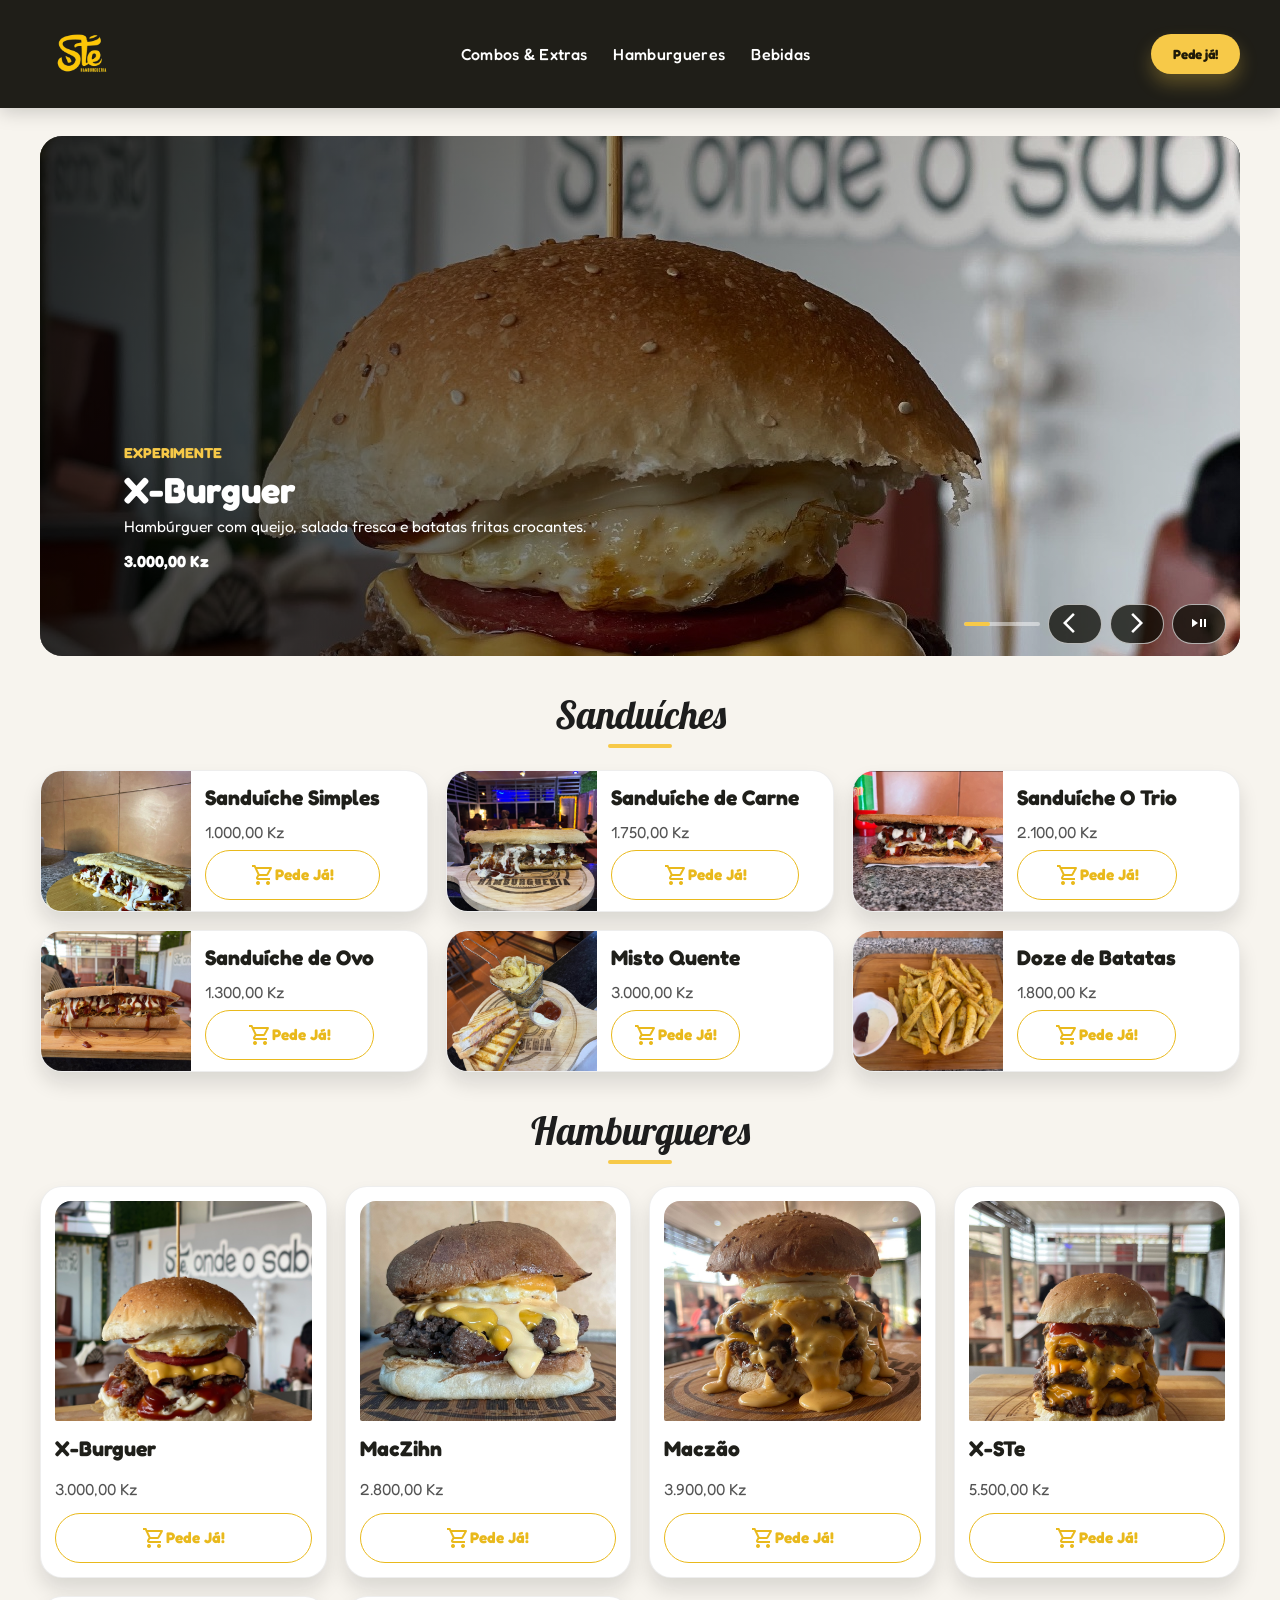
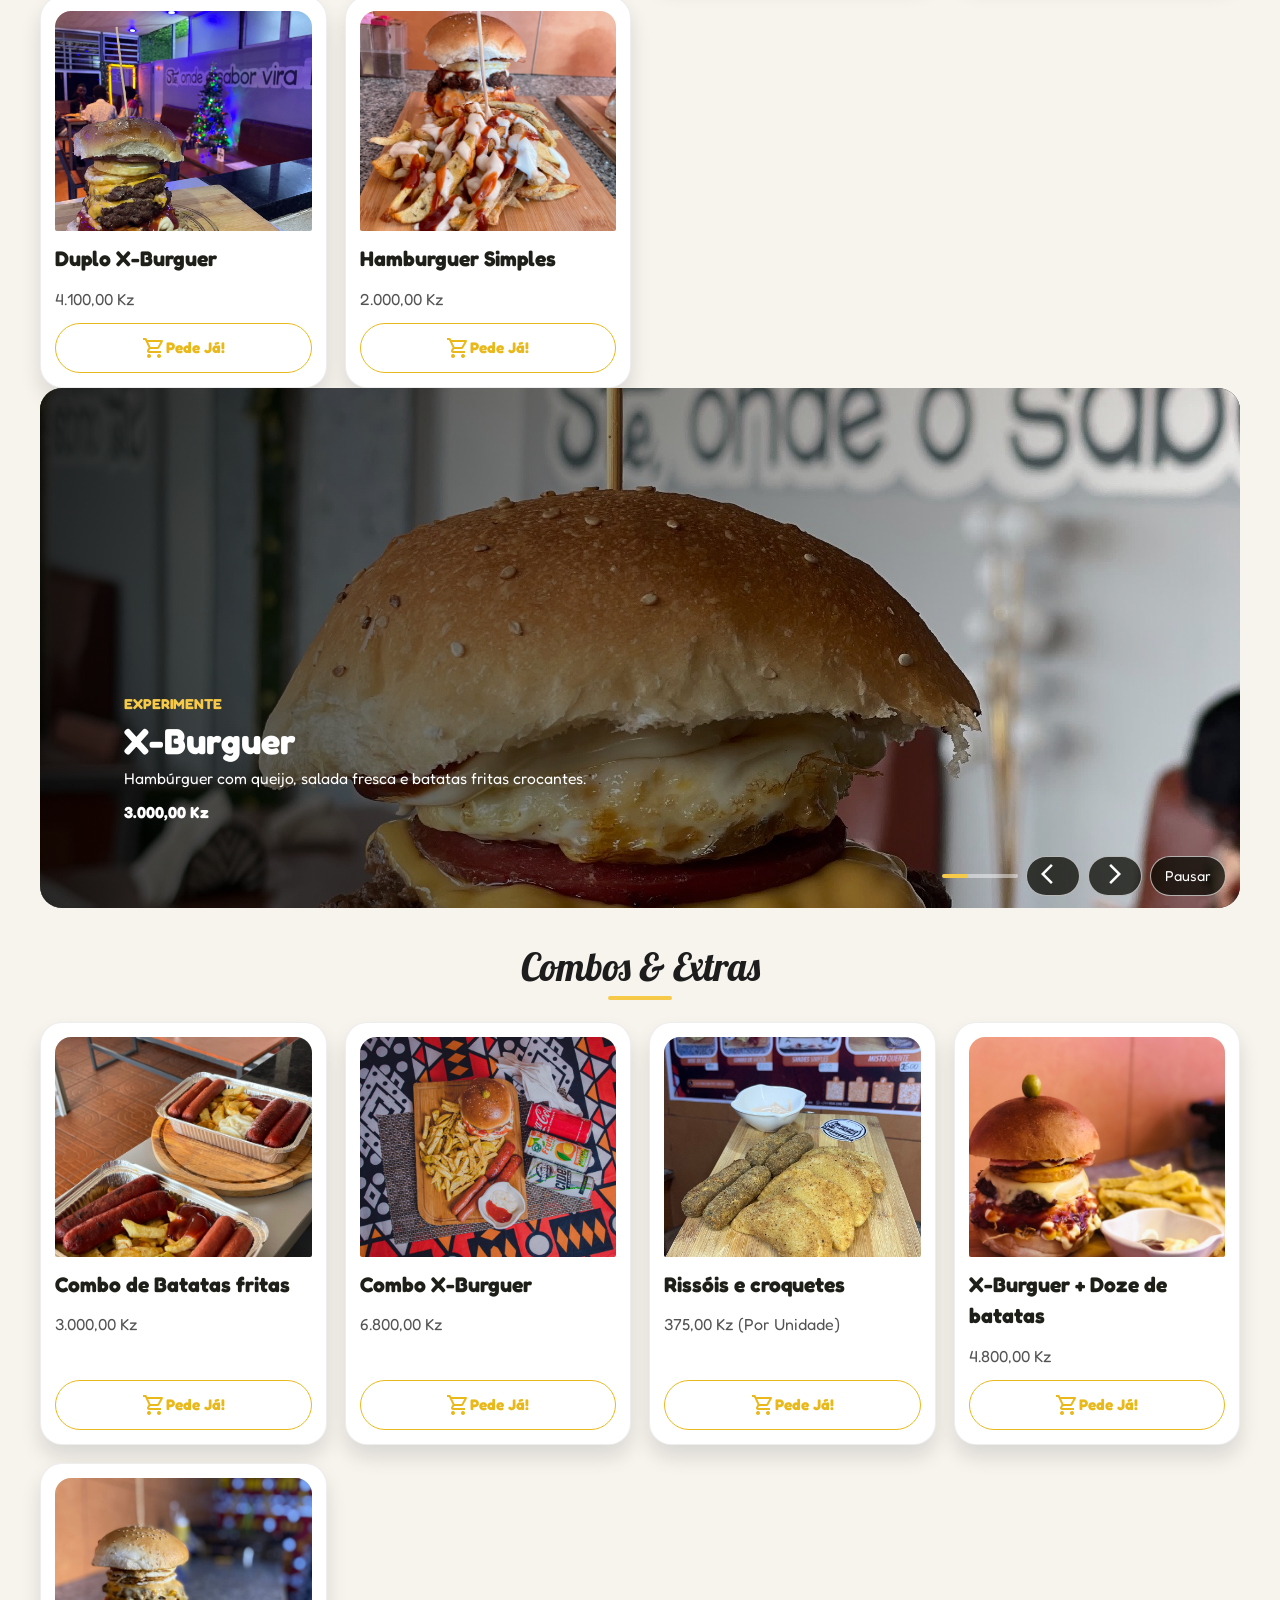
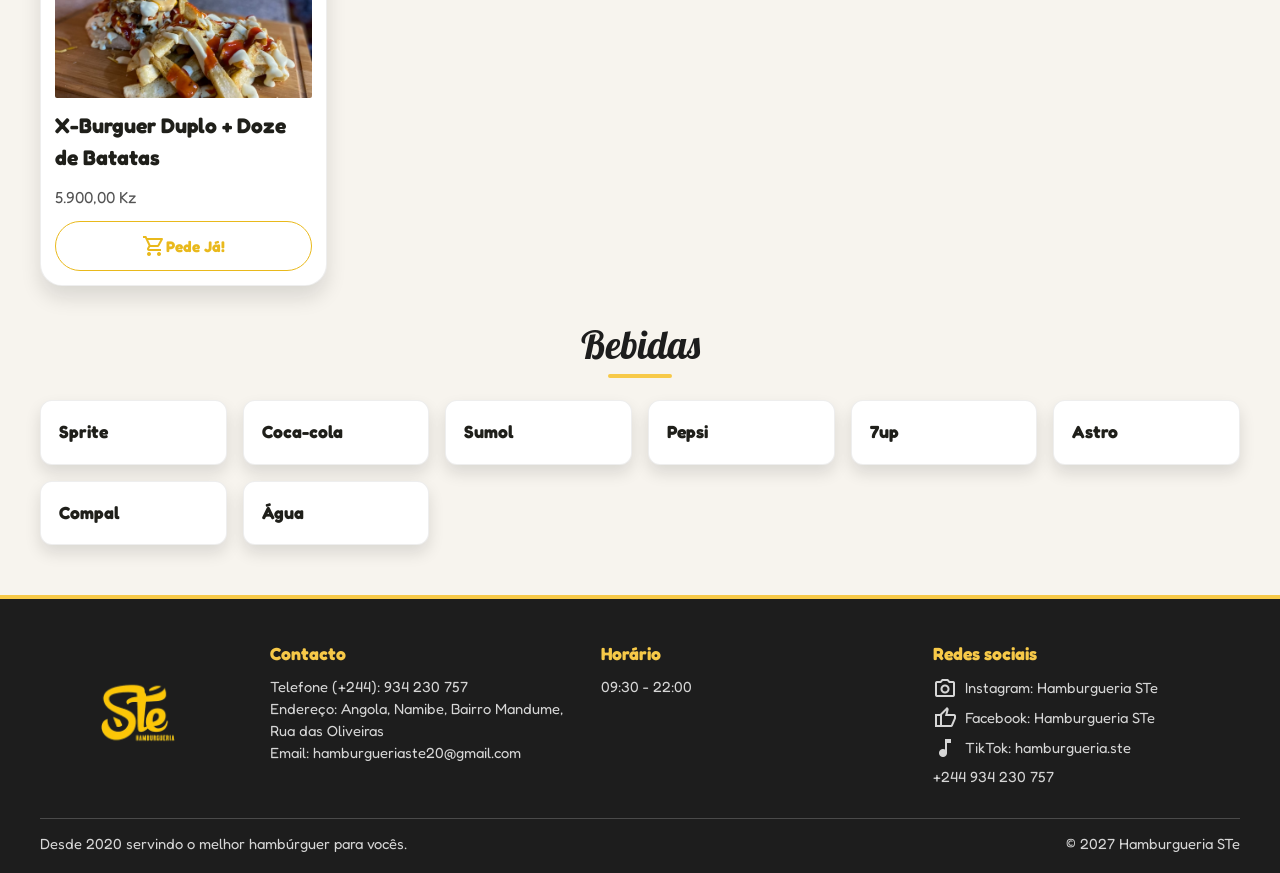
<file: burguer.html>
<!DOCTYPE html>
<html lang="pt-br">
<head>
    <meta charset="UTF-8">
    <meta name="viewport" content="width=device-width, initial-scale=1.0">
    <title>STe | Hamburgueria & Pastelaria </title>
    <link rel="stylesheet" href="burguer.css">
    <link href="https://fonts.googleapis.com/css2?family=Material+Symbols+Outlined" rel="stylesheet" />
    <link rel="apple-touch-icon" sizes="180x180" href="/Informações/Menu/favicon_io/apple-touch-icon.png">
    <link rel="icon" type="image/png" sizes="32x32" href="/Informações/Menu/favicon_io/favicon-32x32.png">
    <link rel="icon" type="image/png" sizes="16x16" href="Informações/Menu/favicon_io/favicon-16x16.png">
    <link rel="manifest" href="/Informações/Menu/favicon_io/site.webmanifest">
    
</head>
<body>
    <header>
        <nav>
            <img src="Informações/logotipo-black sem fundo.jpeg" alt="Logo da Hamburgueria STe">
            <ul>
                <li><a href="#combos-extras">Combos & Extras</a></li>
                <li><a href="#hamburgueres">Hamburgueres</a></li>
                <li><a href="#bebidas">Bebidas</a></li>
            </ul>
            <a href="https://wa.me/244934230757?text=Ol%C3%A1%21%20Gostaria%20de%20fazer%20um%20pedido." target="_blank" rel="noopener noreferrer"><button>Pede já!</button></a>
        </nav>
    </header>
    <main>
        <section>
            <div class="banner-destaque" aria-label="Destaques de hambúrgueres">
                <img class="banner-imagem" src="Informações/Menu/X-Burguer.png" alt="X-Burguer">
                <div class="banner-conteudo">
                    <span>Experimente</span>
                    <h1 class="banner-titulo">X-Burguer</h1>
                    <p class="banner-descricao">Hambúrguer com queijo, salada fresca e batatas fritas crocantes.</p>
                    <strong class="banner-preco">3.000,00 Kz</strong>
                </div>
                <div class="banner-controles">
                    <div class="banner-progresso" role="progressbar" aria-label="Tempo até o próximo slide" aria-valuemin="0" aria-valuemax="100" aria-valuenow="0">
                        <span class="banner-progresso-preenchimento"></span>
                    </div>
                    <button class="banner-controle banner-anterior" type="button" aria-label="Ver slide anterior"><span class="material-symbols-outlined">arrow_back_ios</span></button>
                    <button class="banner-controle banner-proximo" type="button" aria-label="Ver próximo slide"><span class="material-symbols-outlined">arrow_forward_ios</span></button>
                    <button class="banner-controle banner-pausa" type="button" aria-label="Pausar slides" aria-pressed="false"><span class="material-symbols-outlined">play_pause</span></button>
                </div>
            </div>
        </section>
        <h1>Sanduíches</h1>
        <section class="Sandes">
            <section class="produtos">
                <img src="Informações/Menu/Sandes Simples.png" alt="Sanduíche Simples">
                <div class="info-produto">
                    <h2>Sanduíche Simples</h2>
                    <p>1.000,00 Kz </p>
                    <div class="pedido">
                         <span class="material-symbols-outlined">shopping_cart</span>Pede Já! 
                    </div>                    
                </div>
            </section>
            <section class="produtos">
                <img src="Informações/Menu/Sandes De Carne.png" alt="Sanduíche de Carne">
                <div class="info-produto">
                    <h2>Sanduíche de Carne</h2>
                    <p>1.750,00 Kz</p>
                    <div class="pedido">
                         <span class="material-symbols-outlined">shopping_cart</span>Pede Já!
                    </div>
                </div>
            </section>
            <section class="produtos">
                <img src="Informações/Menu/O Trio.png" alt="Sanduíche O Trio">
                <div class="info-produto">
                    <h2>Sanduíche O Trio</h2>
                    <p>2.100,00 Kz</p>
                    <div class="pedido">
                         <span class="material-symbols-outlined">shopping_cart</span>Pede Já!
                    </div>
                </div>
            </section>
            <section class="produtos">
                <img src="Informações/Menu/Sandes de Ovo e Salsicha.png" alt="Sanduíche de Ovo">
                <div class="info-produto">
                    <h2>Sanduíche de Ovo</h2>
                    <p>1.300,00 Kz</p>
                    <div class="pedido">
                         <span class="material-symbols-outlined">shopping_cart</span>Pede Já!
                    </div>
                </div>
            </section>
            <section class="produtos">
                <img src="Informações/Menu/Misto Quente.png" alt="Misto Quente">
                <div class="info-produto">
                    <h2>Misto Quente</h2>
                    <p>3.000,00 Kz</p>
                    <div class="pedido">
                         <span class="material-symbols-outlined">shopping_cart</span>Pede Já!
                    </div>
                </div>
            </section>
            <section class="produtos">
                <img src="Informações/Menu/Doze de Batatas.png" alt="Doze de Batatas">
                <div class="info-produto">
                    <h2>Doze de Batatas</h2>
                    <p>1.800,00 Kz</p>
                    <div class="pedido">
                         <span class="material-symbols-outlined">shopping_cart</span>Pede Já!
                    </div>
                </div>
            </section>
            
        </section>
        <h1>Hamburgueres</h1>
        <section class="Hamburgueres" id="hamburgueres">
            <section class="card-burguer">
                <img src="Informações/Menu/X-Burguer.png" alt="X-Burguer">
                <h2>X-Burguer</h2>
                <p>3.000,00 Kz</p>
                <div class="pedido">
                     <span class="material-symbols-outlined">shopping_cart</span>Pede Já!
                </div>
            </section>
            <section class="card-burguer">
                <img src="Informações/Menu/MacZinh.png" alt="MacZihn">
                <h2>MacZihn</h2>
                <p>2.800,00 Kz</p>
                <div class="pedido">
                     <span class="material-symbols-outlined">shopping_cart</span>Pede Já!
                </div>
            </section>
            <section class="card-burguer">
                <img src="Informações/Menu/Maczão.png" alt="Maczão">
                <h2>Maczão</h2>
                <p>3.900,00 Kz</p>
                <div class="pedido">
                     <span class="material-symbols-outlined">shopping_cart</span>Pede Já!
                </div>
            </section>
            <section class="card-burguer">
                <img src="Informações/Menu/X-STe.png" alt="X-STe">
                <h2>X-STe</h2>
                <p>5.500,00 Kz</p>
                <div class="pedido">
                     <span class="material-symbols-outlined">shopping_cart</span>Pede Já!
                </div>
            </section>
            <section class="card-burguer">
                <img src="Informações/Menu/Duplo X-Burguer.png" alt="Duplo X-Burguer">
                <h2>Duplo X-Burguer</h2>
                <p>4.100,00 Kz</p>
                <div class="pedido">
                     <span class="material-symbols-outlined">shopping_cart</span>Pede Já!
                </div>
            </section>
            <section class="card-burguer">
                <img src="Informações/Menu/O Clássico.png" alt="Hamburguer Simples">
                <h2>Hamburguer Simples</h2>
                <p>2.000,00 Kz</p>
                <div class="pedido">
                     <span class="material-symbols-outlined">shopping_cart</span>Pede Já!
                </div>
            </section>
        </section>
        <section>
            <div class="banner-destaque" aria-label="Destaques de hambúrgueres">
                <img class="banner-imagem" src="Informações/Menu/X-Burguer.png" alt="X-Burguer">
                <div class="banner-conteudo">
                    <span>Experimente</span>
                    <h1 class="banner-titulo">X-Burguer</h1>
                    <p class="banner-descricao">Hambúrguer com queijo, salada fresca e batatas fritas crocantes.</p>
                    <strong class="banner-preco">3.000,00 Kz</strong>
                </div>
                <div class="banner-controles">
                    <div class="banner-progresso" role="progressbar" aria-label="Tempo até o próximo slide" aria-valuemin="0" aria-valuemax="100" aria-valuenow="0">
                        <span class="banner-progresso-preenchimento"></span>
                    </div>
                    <button class="banner-controle banner-anterior" type="button" aria-label="Ver imagem anterior"><span class="material-symbols-outlined">arrow_back_ios</span></button>
                    <button class="banner-controle banner-proximo" type="button" aria-label="Ver próxima imagem"><span class="material-symbols-outlined">arrow_forward_ios</span></button>
                    <button class="banner-controle banner-pausa" type="button" aria-label="Pausar slides" aria-pressed="false">Pausar</button>
                </div>
            </div>
        </section>
        <h1 id="combos-extras">Combos & Extras</h1>
        <section class="Hamburgueres">
            <section class="card-burguer">
                <img src="Informações/Menu/Combo de Batatas fritas e Salsicha.png" alt="Combo de Batatas fritas">
                <h2>Combo de Batatas fritas</h2>
                <p>3.000,00 Kz</p>
                <div class="pedido">
                     <span class="material-symbols-outlined">shopping_cart</span>Pede Já!
                </div>
            </section>
            <section class="card-burguer">
                <img src="Informações/Menu/Combo X-Burguer.png" alt="Combo X-Burguer">
                <h2>Combo X-Burguer</h2>
                <p>6.800,00 Kz</p>
                <div class="pedido">
                     <span class="material-symbols-outlined">shopping_cart</span>Pede Já!
                </div>
            </section>
            <section class="card-burguer">
                <img src="Informações/Menu/Rissóis e croquetes.png" alt="Rissóis e croquetes">
                <h2>Rissóis e croquetes</h2>
                <p>375,00 Kz (Por Unidade)</p>
                <div class="pedido">
                     <span class="material-symbols-outlined">shopping_cart</span>Pede Já!
                </div>
            </section>
            <section class="card-burguer">
                <img src="Informações/Menu/X-Burguer + Doze de batatas.png" alt="X-Burguer + Doze de batatas">
                <h2>X-Burguer + Doze de batatas</h2>
                <p>4.800,00 Kz</p>
                <div class="pedido">
                     <span class="material-symbols-outlined">shopping_cart</span>Pede Já!
                </div>
            </section>
            <section class="card-burguer">
                <img src="Informações/Menu/X-Burguer Duplo + Doze de Batatas.png" alt="X-Burguer Duplo + Doze de Batatas">
                <h2>X-Burguer Duplo + Doze de Batatas</h2>
                <p>5.900,00 Kz</p>
                <div class="pedido">
                     <span class="material-symbols-outlined">shopping_cart</span>Pede Já!
                </div>
            </section>
        </section>
        <h1 id="bebidas">Bebidas</h1>
        <section class="lista-bebidas" aria-label="Bebidas disponíveis">
            <article class="bebida-item"><h2>Sprite</h2></article>
            <article class="bebida-item"><h2>Coca-cola</h2></article>
            <article class="bebida-item"><h2>Sumol</h2></article>
            <article class="bebida-item"><h2>Pepsi</h2></article>
            <article class="bebida-item"><h2>7up</h2></article>
            <article class="bebida-item"><h2>Astro</h2></article>
            <article class="bebida-item"><h2>Compal</h2></article>
            <article class="bebida-item"><h2>Água</h2></article>
        </section>
    </main>
    <dialog class="pedido-dialog" id="selecao-bebida">
        <form id="form-pedido">
            <span class="pedido-dialog-etiqueta">Seu pedido</span>
            <h2>Escolha uma bebida</h2>
            <p id="comida-selecionada" class="pedido-dialog-comida"></p>
            <fieldset class="bebidas-opcoes">
                <legend>Bebida</legend>
                <label class="bebida-opcao"><input type="radio" name="bebida" value="Sprite" required><span class="material-symbols-outlined" aria-hidden="true">local_drink</span><span>Sprite</span></label>
                <label class="bebida-opcao"><input type="radio" name="bebida" value="Coca-cola" required><span class="material-symbols-outlined" aria-hidden="true">local_drink</span><span>Coca-cola</span></label>
                <label class="bebida-opcao"><input type="radio" name="bebida" value="Sumol" required><span class="material-symbols-outlined" aria-hidden="true">local_drink</span><span>Sumol</span></label>
                <label class="bebida-opcao"><input type="radio" name="bebida" value="Pepsi" required><span class="material-symbols-outlined" aria-hidden="true">local_drink</span><span>Pepsi</span></label>
                <label class="bebida-opcao"><input type="radio" name="bebida" value="7up" required><span class="material-symbols-outlined" aria-hidden="true">local_drink</span><span>7up</span></label>
                <label class="bebida-opcao"><input type="radio" name="bebida" value="Astro" required><span class="material-symbols-outlined" aria-hidden="true">local_drink</span><span>Astro</span></label>
                <label class="bebida-opcao"><input type="radio" name="bebida" value="Compal" required><span class="material-symbols-outlined" aria-hidden="true">local_drink</span><span>Compal</span></label>
                <label class="bebida-opcao"><input type="radio" name="bebida" value="Água" required><span class="material-symbols-outlined" aria-hidden="true">water_drop</span><span>Água</span></label>
                <label class="bebida-opcao bebida-sem"><input type="radio" name="bebida" value="Nenhuma bebida" required><span class="material-symbols-outlined" aria-hidden="true">do_not_disturb_on</span><span>Nenhuma bebida</span></label>
            </fieldset>
            <div class="pedido-dialog-acoes">
                <button class="dialog-cancelar" id="cancelar-pedido" type="button">Cancelar</button>
                <button class="dialog-confirmar" type="submit" disabled>Enviar pelo WhatsApp</button>
            </div>
        </form>
    </dialog>
    <footer class="site-footer">
        <div class="footer-conteudo">
            <a class="footer-marca" href="burguer.html" aria-label="Página inicial da Hamburgueria STe">
                <img src="Informações/logotipo-black sem fundo.jpeg" alt="Logo da Hamburgueria STe">
            </a>
            <div class="footer-colunas">
                <section class="footer-bloco">
                    <h2>Contacto</h2>
                    <p>Telefone (+244): 934 230 757</p>
                    <p>Endereço: Angola, Namibe, Bairro Mandume, Rua das Oliveiras</p>
                    <p>Email: hamburgueriaste20@gmail.com</p>
                </section>
                <section class="footer-bloco">
                    <h2>Horário</h2>
                    <p>09:30 - 22:00</p>
                </section>
                <section class="footer-bloco">
                    <h2>Redes sociais</h2>
                    <a class="footer-social" href="https://www.instagram.com/hamburgueria.ste/" target="_blank" rel="noopener noreferrer" aria-label="Instagram da Hamburgueria STe">
                        <span class="material-symbols-outlined" aria-hidden="true">photo_camera</span><span>Instagram: Hamburgueria STe</span>
                    </a>
                    <a class="footer-social" href="https://www.facebook.com/HamburgueriaSTe/" target="_blank" rel="noopener noreferrer" aria-label="Facebook da Hamburgueria STe">
                        <span class="material-symbols-outlined" aria-hidden="true">thumb_up</span><span>Facebook: Hamburgueria STe</span>
                    </a>
                    <a class="footer-social" href="https://www.tiktok.com/@hamburgueria.ste" target="_blank" rel="noopener noreferrer" aria-label="TikTok da Hamburgueria STe">
                        <span class="material-symbols-outlined" aria-hidden="true">music_note</span><span>TikTok: hamburgueria.ste</span>
                    </a>
                    <p>+244 934 230 757</p>
                </section>
            </div>
        </div>
        <div class="footer-final">
            <p>Desde 2020 servindo o melhor hambúrguer para vocês.</p>
            <p>&copy; 2027 Hamburgueria STe</p>
        </div>
    </footer>
    <script>
        const numeroWhatsApp = "244934230757";
        const dialogPedido = document.getElementById("selecao-bebida");
        const formularioPedido = document.getElementById("form-pedido");
        const comidaSelecionada = document.getElementById("comida-selecionada");
        const botaoEnviarPedido = formularioPedido.querySelector("[type='submit']");
        let comidaDoPedido = "";

        document.querySelectorAll(".pedido").forEach((pedido) => {
            const produto = pedido.closest(".produtos, .card-burguer");
            const nomeProduto = produto?.querySelector("h2")?.textContent.trim();
            if (!nomeProduto) return;

            const botaoPedido = document.createElement("button");
            botaoPedido.className = pedido.className;
            botaoPedido.type = "button";
            botaoPedido.innerHTML = pedido.innerHTML;
            botaoPedido.addEventListener("click", () => {
                comidaDoPedido = nomeProduto;
                comidaSelecionada.textContent = comidaDoPedido;
                formularioPedido.reset();
                botaoEnviarPedido.disabled = true;
                dialogPedido.showModal();
            });
            pedido.replaceWith(botaoPedido);
        });

        document.getElementById("cancelar-pedido").addEventListener("click", () => {
            dialogPedido.close();
        });

        formularioPedido.addEventListener("change", (evento) => {
            if (evento.target.name === "bebida") {
                botaoEnviarPedido.disabled = !formularioPedido.querySelector("input[name='bebida']:checked");
            }
        });

        formularioPedido.addEventListener("submit", (evento) => {
            evento.preventDefault();
            const bebida = formularioPedido.querySelector("input[name='bebida']:checked")?.value;
            if (!bebida) return;

            const mensagem = bebida === "Nenhuma bebida"
                ? `Olá! Eu gostaria de ${comidaDoPedido} sem bebida.`
                : `Olá! Eu gostaria de ${comidaDoPedido} com ${bebida}.`;
            const urlWhatsApp = `https://wa.me/${numeroWhatsApp}?text=${encodeURIComponent(mensagem)}`;
            window.open(urlWhatsApp, "_blank", "noopener,noreferrer");
            dialogPedido.close();
        });

        const destaques = [
            {
                imagem: "Informações/Menu/X-Burguer.png",
                alt: "X-Burguer",
                nome: "X-Burguer",
                descricao: "Hambúrguer com queijo, salada fresca e batatas fritas crocantes.",
                preco: "3.000,00 Kz"
            },
            {
                imagem: "Informações/Menu/MacZinh.png",
                alt: "MacZihn",
                nome: "MacZihn",
                descricao: "Hambúrguer suculento com bacon e batatas fritas para acompanhar.",
                preco: "2.800,00 Kz"
            },
            {
                imagem: "Informações/Menu/Maczão.png",
                alt: "Maczão",
                nome: "Maczão",
                descricao: "Pão com gergelim, queijo derretido e salada fresca.",
                preco: "3.900,00 Kz"
            },
            {
                imagem: "Informações/Menu/X-STe.png",
                alt: "X-STe",
                nome: "X-STe",
                descricao: "Um hambúrguer caprichado, preparado para matar a sua fome.",
                preco: "5.500,00 Kz"
            },
            {
                imagem: "Informações/Menu/Duplo X-Burguer.png",
                alt: "Duplo X-Burguer",
                nome: "Duplo X-Burguer",
                descricao: "Hambúrguer com queijo e salada, acompanhado de batatas crocantes.",
                preco: "4.100,00 Kz"
            }
        ];

        function iniciarBanner(banner) {
            const bannerImagem = banner.querySelector(".banner-imagem");
            const bannerTitulo = banner.querySelector(".banner-titulo");
            const bannerDescricao = banner.querySelector(".banner-descricao");
            const bannerPreco = banner.querySelector(".banner-preco");
            const bannerProgresso = banner.querySelector(".banner-progresso");
            const bannerProgressoPreenchimento = banner.querySelector(".banner-progresso-preenchimento");
            const botaoPausa = banner.querySelector(".banner-pausa");
            const slides = destaques;
            const duracaoSlide = 6000;
            const duracaoTransicao = 450;
            let destaqueAtual = 0;
            let trocandoDestaque = false;
            let pausado = false;
            let somAtivo = false;
            let tempoDecorrido = 0;
            let inicioSlide = performance.now();
            let quadroProgresso;

            function aplicarDestaque(destaque) {
                bannerTitulo.textContent = destaque.nome;
                bannerDescricao.textContent = destaque.descricao;
                bannerPreco.textContent = destaque.preco;
                bannerImagem.src = destaque.imagem;
                bannerImagem.alt = destaque.alt;
            }

            function atualizarProgresso(agora) {
                if (pausado || trocandoDestaque) return;

                tempoDecorrido = agora - inicioSlide;
                const porcentagem = Math.min((tempoDecorrido / duracaoSlide) * 100, 100);
                bannerProgressoPreenchimento.style.width = `${porcentagem}%`;
                bannerProgresso.setAttribute("aria-valuenow", Math.round(porcentagem));

                if (tempoDecorrido >= duracaoSlide) {
                    mostrarDestaque(destaqueAtual + 1);
                    return;
                }

                quadroProgresso = requestAnimationFrame(atualizarProgresso);
            }

            function iniciarProgresso() {
                inicioSlide = performance.now() - tempoDecorrido;
                quadroProgresso = requestAnimationFrame(atualizarProgresso);
            }

            function mostrarDestaque(indice) {
                if (trocandoDestaque) return;

                trocandoDestaque = true;
                cancelAnimationFrame(quadroProgresso);
                banner.classList.add("trocando");

                setTimeout(() => {
                    destaqueAtual = (indice + slides.length) % slides.length;
                    aplicarDestaque(slides[destaqueAtual]);
                    banner.classList.remove("trocando");
                    bannerProgressoPreenchimento.style.width = "0%";
                    bannerProgresso.setAttribute("aria-valuenow", "0");
                    tempoDecorrido = 0;
                    trocandoDestaque = false;
                    if (!pausado) iniciarProgresso();
                }, duracaoTransicao);
            }

            banner.querySelector(".banner-anterior").addEventListener("click", () => {
                mostrarDestaque(destaqueAtual - 1);
            });

            banner.querySelector(".banner-proximo").addEventListener("click", () => {
                mostrarDestaque(destaqueAtual + 1);
            });

            botaoPausa.addEventListener("click", () => {
                if (trocandoDestaque) return;

                pausado = !pausado;
                botaoPausa.textContent = pausado ? "Continuar" : "Pausar";
                botaoPausa.setAttribute("aria-label", pausado ? "Continuar slides" : "Pausar slides");
                botaoPausa.setAttribute("aria-pressed", String(pausado));

                if (pausado) {
                    tempoDecorrido = performance.now() - inicioSlide;
                    cancelAnimationFrame(quadroProgresso);
                } else {
                    iniciarProgresso();
                }
            });

            aplicarDestaque(slides[destaqueAtual]);
            iniciarProgresso();
        }

        document.querySelectorAll(".banner-destaque").forEach(iniciarBanner);
    </script>
</body>
</html>
</file>
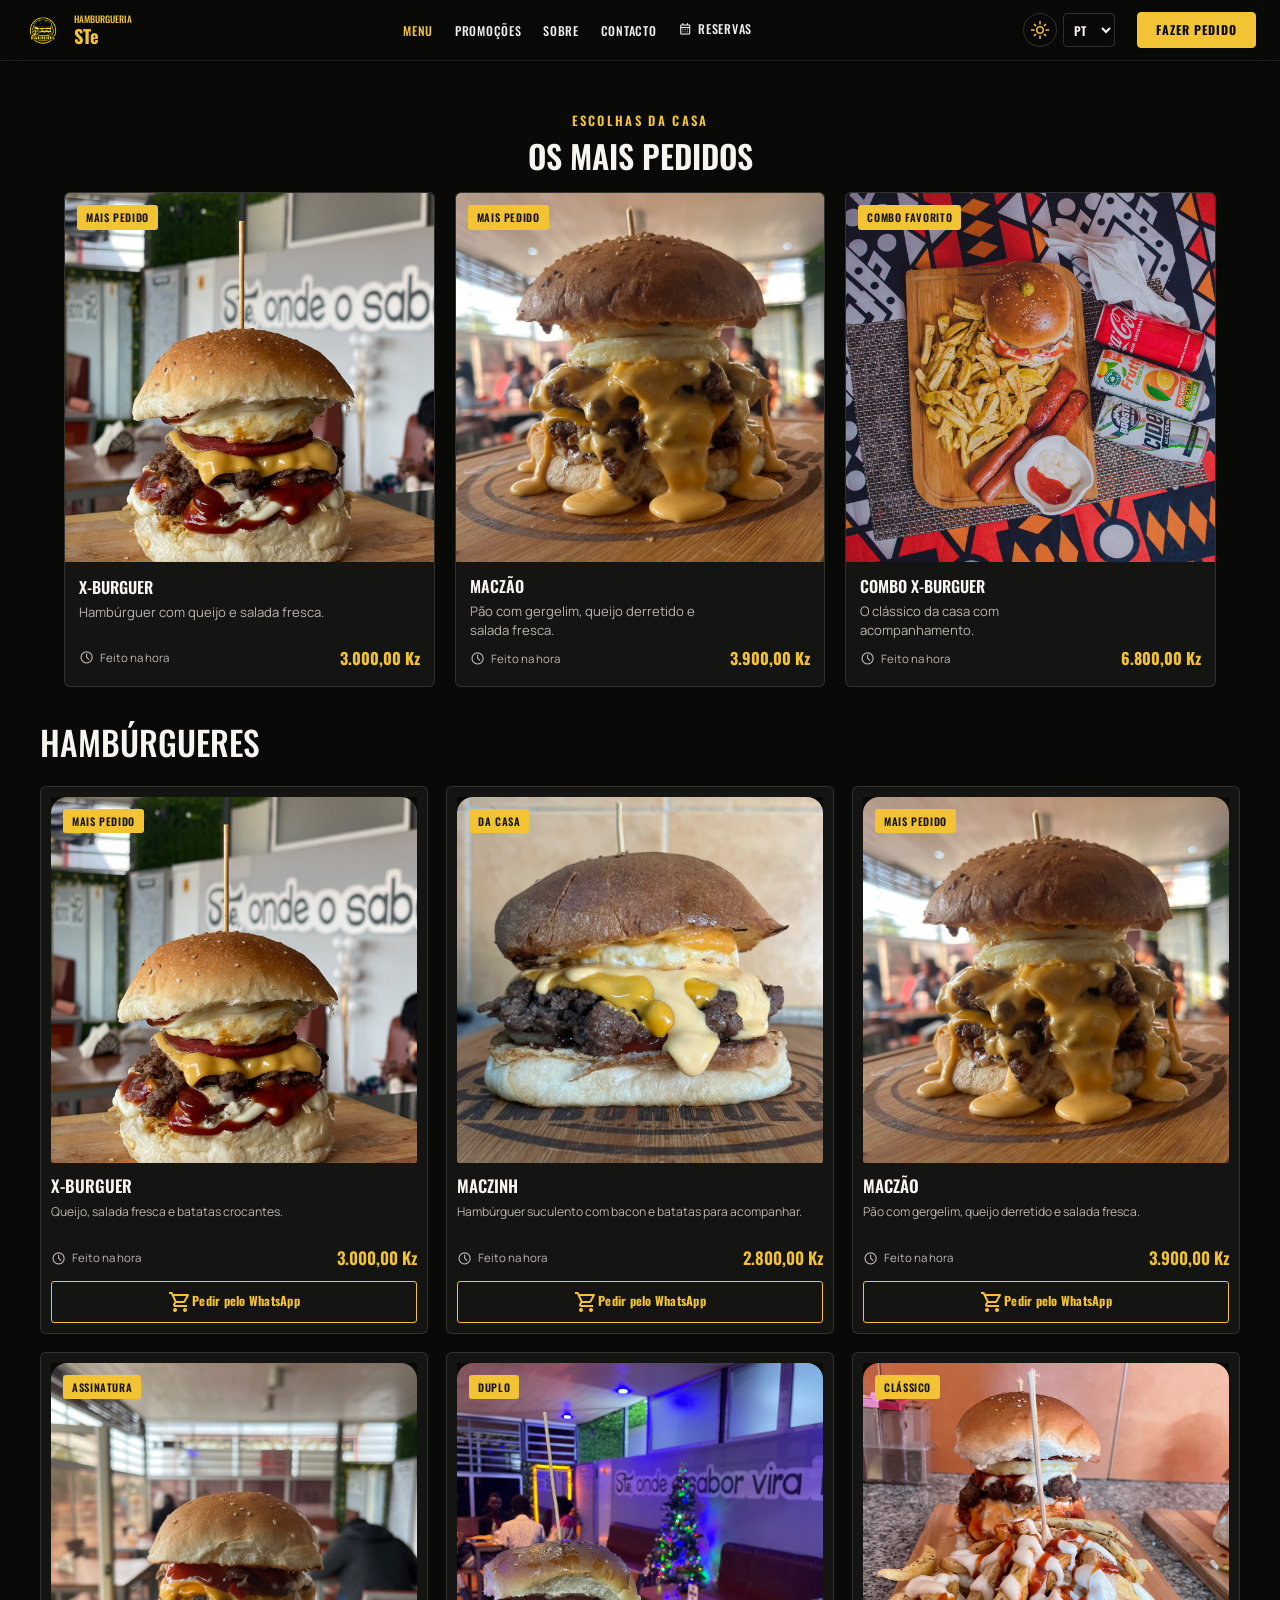
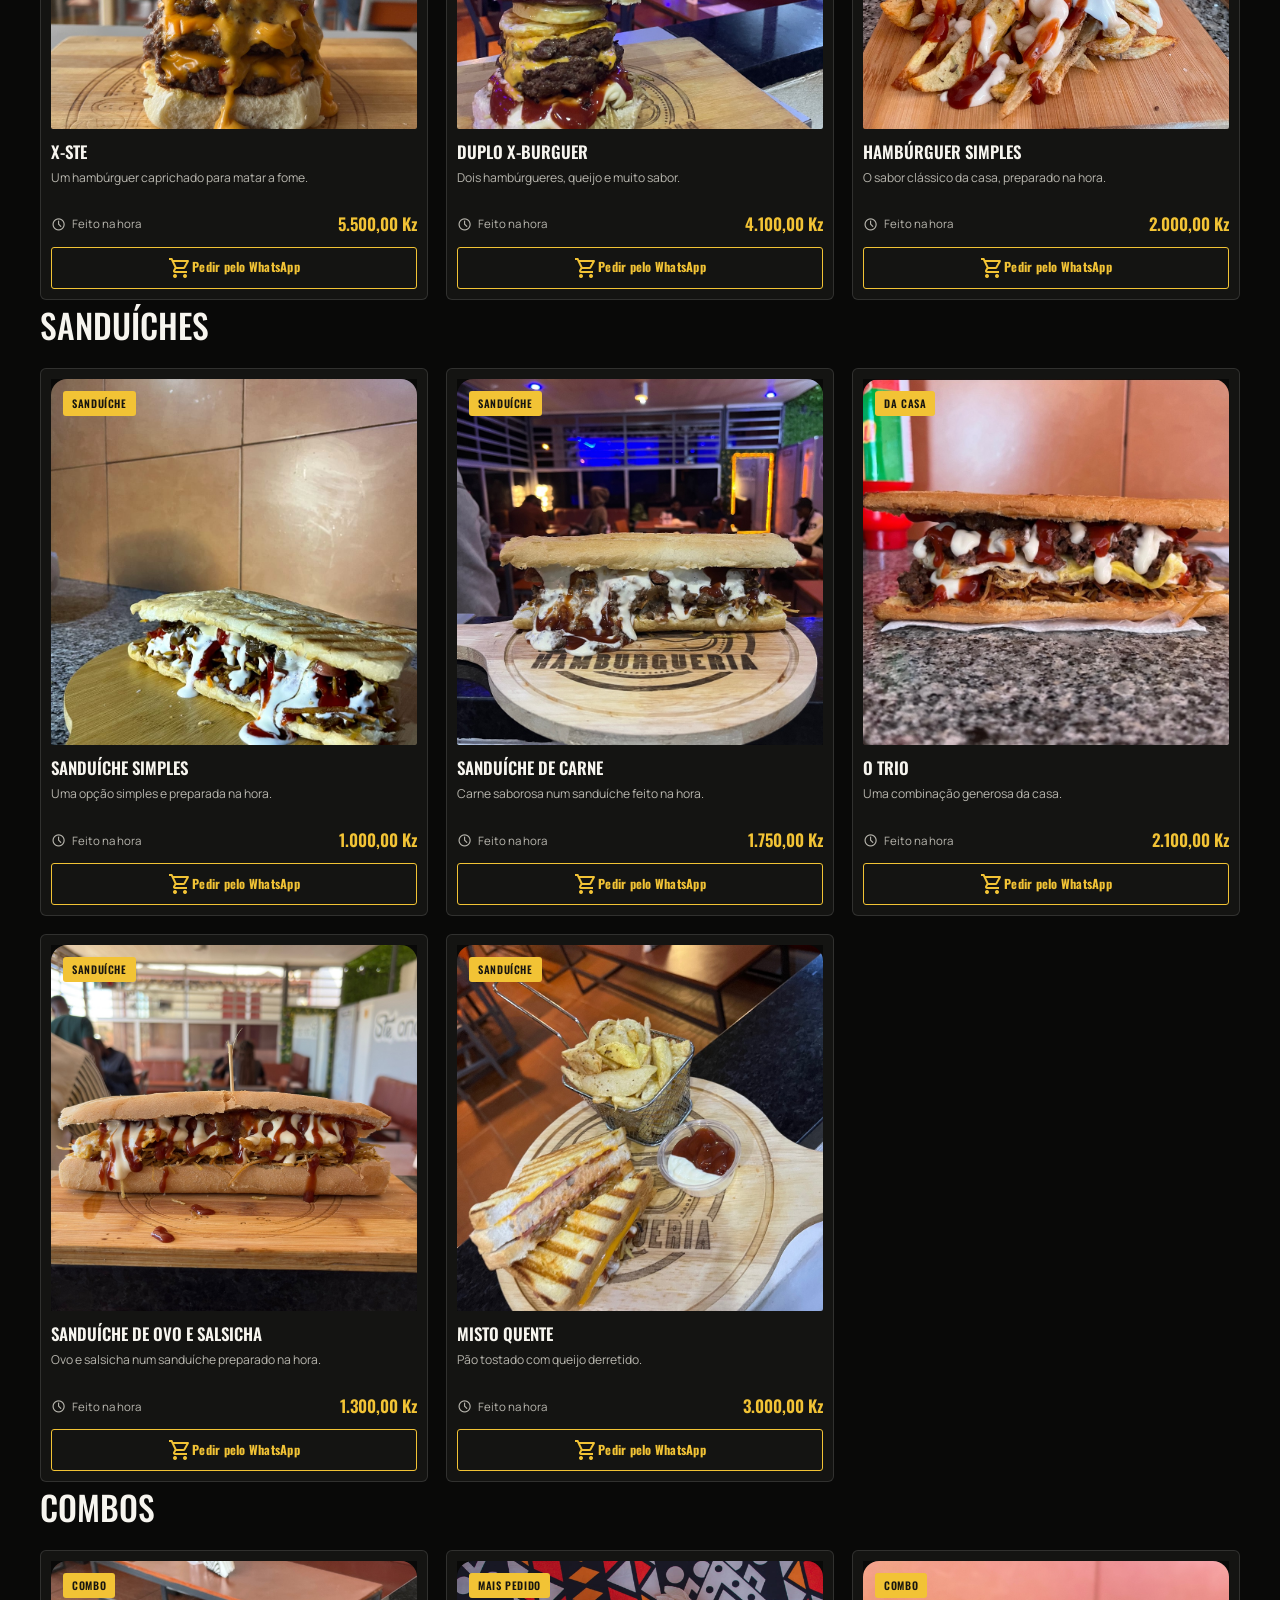
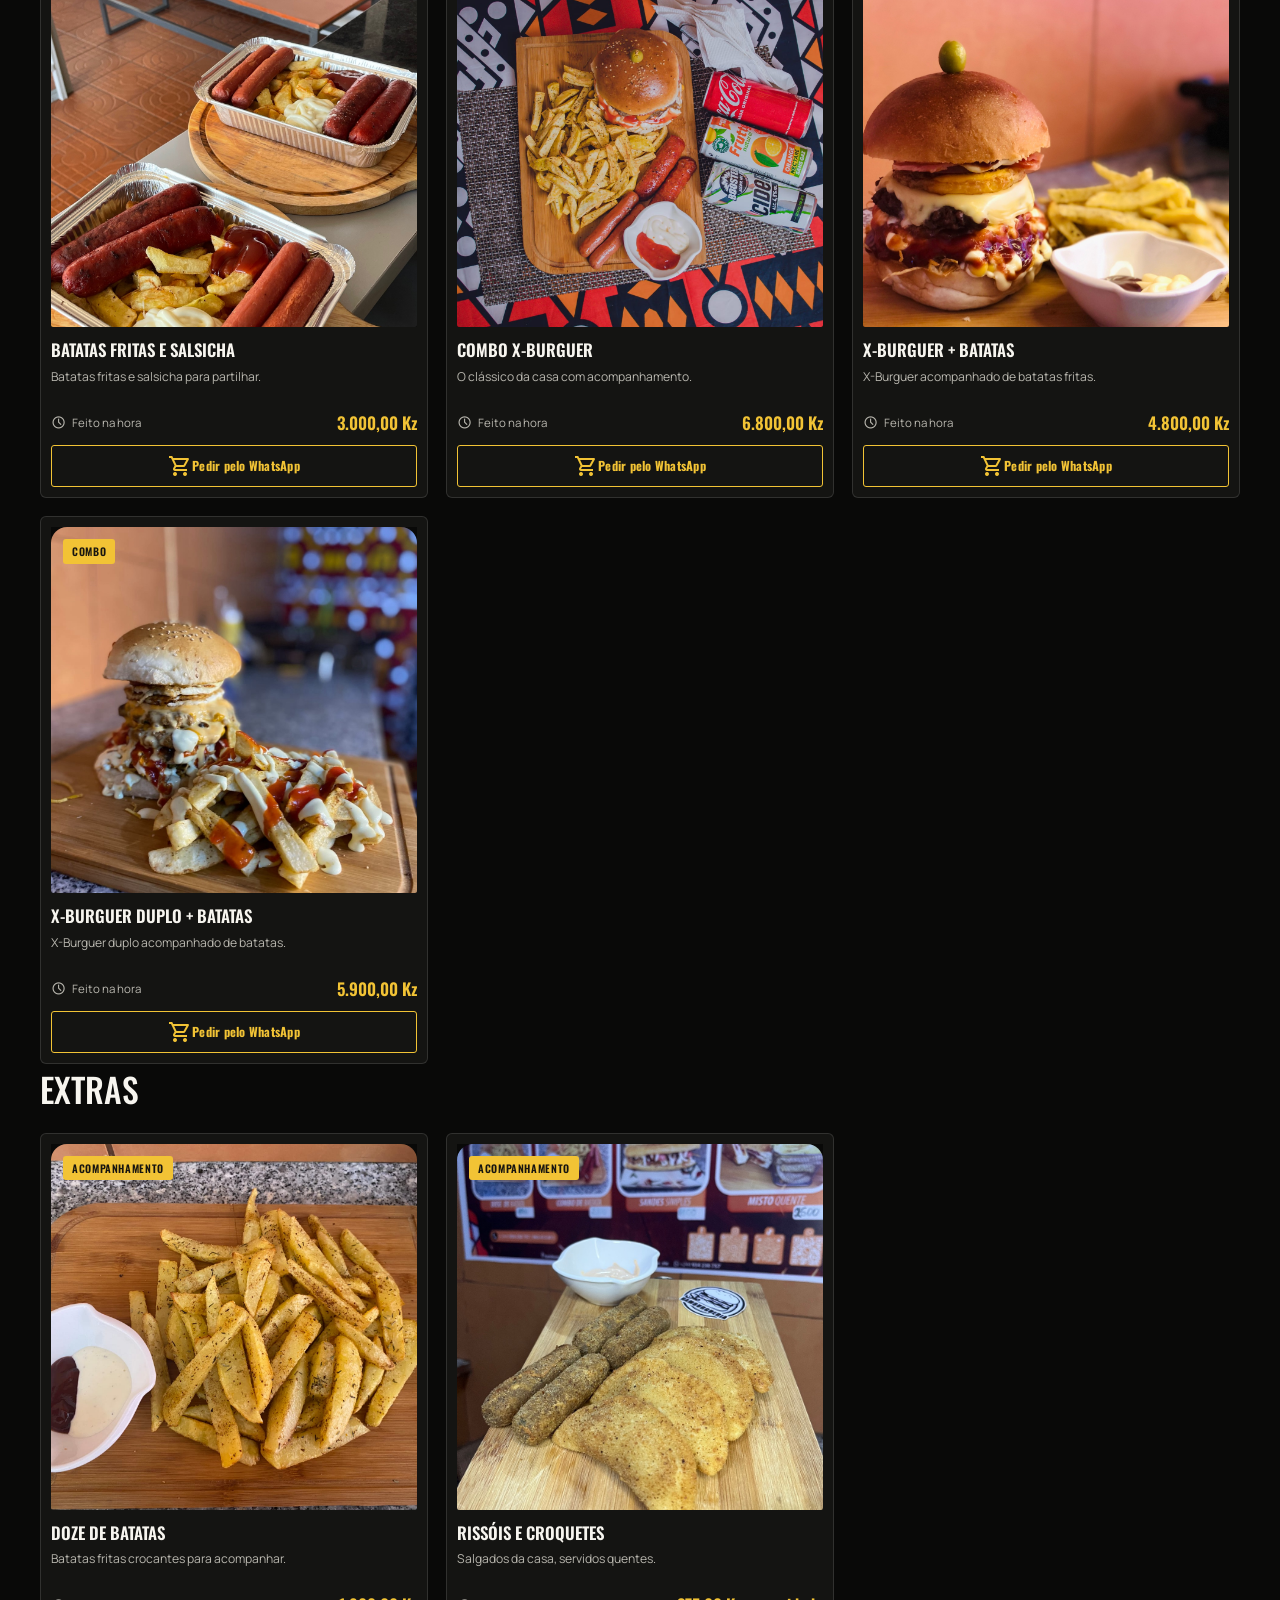
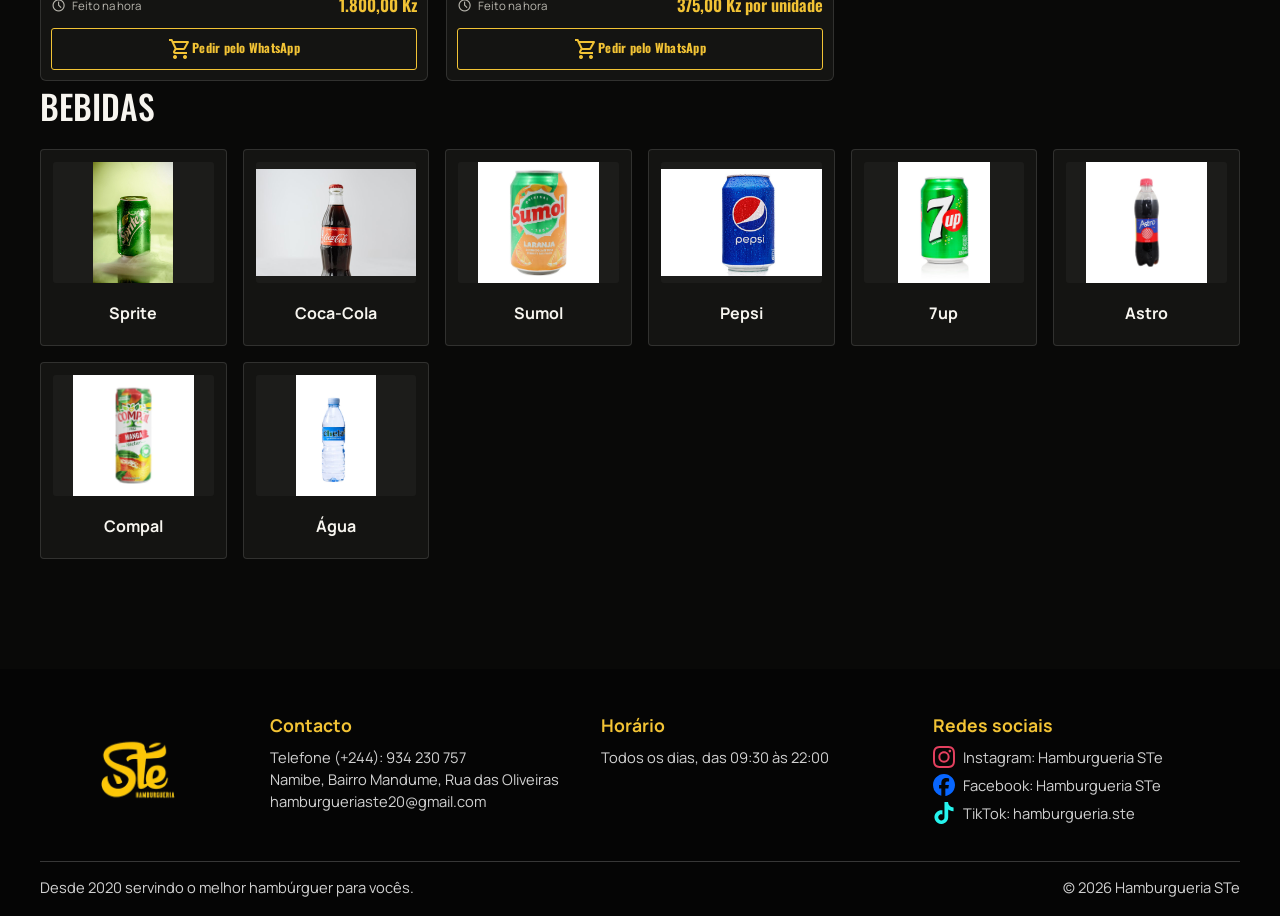
<file: cardapio.html>
<!DOCTYPE html>
<html lang="pt-br">
<head>
    <meta charset="UTF-8">
    <meta name="viewport" content="width=device-width, initial-scale=1.0">
    <meta name="description" content="Veja o cardápio da Hamburgueria STe: hambúrgueres, sanduíches, combos e bebidas em Namibe.">
    <title>Cardápio | Hamburgueria STe</title>
    <link rel="stylesheet" href="burguer.css">
    <link href="https://fonts.googleapis.com/css2?family=Material+Symbols+Outlined" rel="stylesheet">
    <script src="mobile-menu.js" defer></script>
    <script src="site-motion.js" defer></script>
    <script src="food-cards.js" defer></script>
    <script src="order-drink.js" defer></script>
    <script src="site-preferences.js" defer></script>
</head>
<body class="site-mac">
    <header>
        <nav aria-label="Navegação principal">
            <a class="mac-logo" href="index.html" aria-label="Página inicial da Hamburgueria STe"><img src="Informações/Logotipo sem fundo.png" alt="Hamburgueria STe"><span>HAMBURGUERIA<br><strong>STe</strong></span></a>
            <button class="mobile-menu-toggle" type="button" aria-label="Abrir menu" aria-controls="menu-principal" aria-expanded="false"><span class="material-symbols-outlined" aria-hidden="true">menu</span></button>
            <ul class="navegacao-links" id="menu-principal">
                <li><a href="cardapio.html#hamburgueres" aria-current="page">Menu</a></li>
                <li><a href="index.html#promos">Promoções</a></li>
                <li><a href="sobre.html">Sobre</a></li>
                <li><a href="contacto.html">Contacto</a></li>
                <li><a class="nav-reservas" href="https://wa.me/244934230757?text=Ol%C3%A1%21%20Gostaria%20de%20fazer%20uma%20reserva." target="_blank" rel="noopener noreferrer"><span class="material-symbols-outlined" aria-hidden="true">calendar_month</span>Reservas</a></li>
                <li class="mobile-nav-order"><a class="header-order" href="https://wa.me/244934230757?text=Ol%C3%A1%21%20Gostaria%20de%20fazer%20um%20pedido." target="_blank" rel="noopener noreferrer">FAZER PEDIDO</a></li>
            </ul>
            <a class="header-order" href="https://wa.me/244934230757?text=Ol%C3%A1%21%20Gostaria%20de%20fazer%20um%20pedido." target="_blank" rel="noopener noreferrer">FAZER PEDIDO</a>
            <div class="site-controls">
                <button class="theme-toggle" data-theme-toggle type="button" aria-label="Ativar modo claro" title="Ativar modo claro" aria-pressed="false"><span class="material-symbols-outlined" aria-hidden="true">light_mode</span></button>
                <select class="language-select" data-language aria-label="Idioma"><option value="pt">PT</option><option value="en">EN</option><option value="es">ES</option></select>
            </div>
        </nav>
    </header>
    <main>
        <section class="mac-section mac-favorites mac-popular-menu" id="mais-pedidos" data-reveal>
            <div class="mac-section-heading"><p>ESCOLHAS DA CASA</p><h1>OS MAIS PEDIDOS</h1></div>
            <div class="mac-feature-grid">
                <a class="mac-feature" href="#hamburgueres" data-reveal><div class="mac-feature-image"><img src="Informações/Menu/X-Burguer.png" alt="X-Burguer"><span>MAIS PEDIDO</span></div><div class="mac-feature-info"><div><h3>X-BURGUER</h3><p>Hambúrguer com queijo e salada fresca.</p><span class="food-card-meta"><span class="material-symbols-outlined" aria-hidden="true">schedule</span>Feito na hora</span></div><strong>3.000,00 Kz</strong></div></a>
                <a class="mac-feature" href="#hamburgueres" data-reveal><div class="mac-feature-image"><img src="Informações/Menu/Maczão.png" alt="Maczão"><span>MAIS PEDIDO</span></div><div class="mac-feature-info"><div><h3>MACZÃO</h3><p>Pão com gergelim, queijo derretido e salada fresca.</p><span class="food-card-meta"><span class="material-symbols-outlined" aria-hidden="true">schedule</span>Feito na hora</span></div><strong>3.900,00 Kz</strong></div></a>
                <a class="mac-feature" href="#combos" data-reveal><div class="mac-feature-image"><img src="Informações/Menu/Combo X-Burguer.png" alt="Combo X-Burguer"><span>COMBO FAVORITO</span></div><div class="mac-feature-info"><div><h3>COMBO X-BURGUER</h3><p>O clássico da casa com acompanhamento.</p><span class="food-card-meta"><span class="material-symbols-outlined" aria-hidden="true">schedule</span>Feito na hora</span></div><strong>6.800,00 Kz</strong></div></a>
            </div>
        </section>

        <h2 id="hamburgueres">Hambúrgueres</h2>
        <section class="Hamburgueres" aria-label="Hambúrgueres" data-reveal>
            <article class="card-burguer"><img src="Informações/Menu/X-Burguer.png" alt="X-Burguer"><h2>X-Burguer</h2><p>3.000,00 Kz</p><a class="pedido" href="https://wa.me/244934230757?text=Ol%C3%A1%21%20Quero%20pedir%20um%20X-Burguer." target="_blank" rel="noopener noreferrer"><span class="material-symbols-outlined" aria-hidden="true">shopping_cart</span> Pedir pelo WhatsApp</a></article>
            <article class="card-burguer"><img src="Informações/Menu/MacZinh.png" alt="MacZinh"><h2>MacZinh</h2><p>2.800,00 Kz</p><a class="pedido" href="https://wa.me/244934230757?text=Ol%C3%A1%21%20Quero%20pedir%20um%20MacZinh." target="_blank" rel="noopener noreferrer"><span class="material-symbols-outlined" aria-hidden="true">shopping_cart</span> Pedir pelo WhatsApp</a></article>
            <article class="card-burguer"><img src="Informações/Menu/Maczão.png" alt="Maczão"><h2>Maczão</h2><p>3.900,00 Kz</p><a class="pedido" href="https://wa.me/244934230757?text=Ol%C3%A1%21%20Quero%20pedir%20um%20Macz%C3%A3o." target="_blank" rel="noopener noreferrer"><span class="material-symbols-outlined" aria-hidden="true">shopping_cart</span> Pedir pelo WhatsApp</a></article>
            <article class="card-burguer"><img src="Informações/Menu/X-STe.png" alt="X-STe"><h2>X-STe</h2><p>5.500,00 Kz</p><a class="pedido" href="https://wa.me/244934230757?text=Ol%C3%A1%21%20Quero%20pedir%20um%20X-STe." target="_blank" rel="noopener noreferrer"><span class="material-symbols-outlined" aria-hidden="true">shopping_cart</span> Pedir pelo WhatsApp</a></article>
            <article class="card-burguer"><img src="Informações/Menu/Duplo X-Burguer.png" alt="Duplo X-Burguer"><h2>Duplo X-Burguer</h2><p>4.100,00 Kz</p><a class="pedido" href="https://wa.me/244934230757?text=Ol%C3%A1%21%20Quero%20pedir%20um%20Duplo%20X-Burguer." target="_blank" rel="noopener noreferrer"><span class="material-symbols-outlined" aria-hidden="true">shopping_cart</span> Pedir pelo WhatsApp</a></article>
            <article class="card-burguer"><img src="Informações/Menu/O Clássico.png" alt="Hambúrguer Simples"><h2>Hambúrguer Simples</h2><p>2.000,00 Kz</p><a class="pedido" href="https://wa.me/244934230757?text=Ol%C3%A1%21%20Quero%20pedir%20um%20Hamb%C3%BArguer%20Simples." target="_blank" rel="noopener noreferrer"><span class="material-symbols-outlined" aria-hidden="true">shopping_cart</span> Pedir pelo WhatsApp</a></article>
        </section>

        <h2 id="sanduiches">Sanduíches</h2>
        <section class="Hamburgueres" aria-label="Sanduíches e extras" data-reveal>
            <article class="card-burguer"><img src="Informações/Menu/Sandes Simples.png" alt="Sanduíche Simples"><h2>Sanduíche Simples</h2><p>1.000,00 Kz</p><a class="pedido" href="https://wa.me/244934230757?text=Ol%C3%A1%21%20Quero%20pedir%20um%20Sandu%C3%ADche%20Simples." target="_blank" rel="noopener noreferrer"><span class="material-symbols-outlined" aria-hidden="true">shopping_cart</span> Pedir pelo WhatsApp</a></article>
            <article class="card-burguer"><img src="Informações/Menu/Sandes De Carne.png" alt="Sanduíche de Carne"><h2>Sanduíche de Carne</h2><p>1.750,00 Kz</p><a class="pedido" href="https://wa.me/244934230757?text=Ol%C3%A1%21%20Quero%20pedir%20um%20Sandu%C3%ADche%20de%20Carne." target="_blank" rel="noopener noreferrer"><span class="material-symbols-outlined" aria-hidden="true">shopping_cart</span> Pedir pelo WhatsApp</a></article>
            <article class="card-burguer"><img src="Informações/Menu/O Trio.png" alt="Sanduíche O Trio"><h2>O Trio</h2><p>2.100,00 Kz</p><a class="pedido" href="https://wa.me/244934230757?text=Ol%C3%A1%21%20Quero%20pedir%20O%20Trio." target="_blank" rel="noopener noreferrer"><span class="material-symbols-outlined" aria-hidden="true">shopping_cart</span> Pedir pelo WhatsApp</a></article>
            <article class="card-burguer"><img src="Informações/Menu/Sandes de Ovo e Salsicha.png" alt="Sanduíche de Ovo e Salsicha"><h2>Sanduíche de Ovo e Salsicha</h2><p>1.300,00 Kz</p><a class="pedido" href="https://wa.me/244934230757?text=Ol%C3%A1%21%20Quero%20pedir%20um%20Sandu%C3%ADche%20de%20Ovo%20e%20Salsicha." target="_blank" rel="noopener noreferrer"><span class="material-symbols-outlined" aria-hidden="true">shopping_cart</span> Pedir pelo WhatsApp</a></article>
            <article class="card-burguer"><img src="Informações/Menu/Misto Quente.png" alt="Misto Quente"><h2>Misto Quente</h2><p>3.000,00 Kz</p><a class="pedido" href="https://wa.me/244934230757?text=Ol%C3%A1%21%20Quero%20pedir%20um%20Misto%20Quente." target="_blank" rel="noopener noreferrer"><span class="material-symbols-outlined" aria-hidden="true">shopping_cart</span> Pedir pelo WhatsApp</a></article>
        </section>

        <h2 id="combos">Combos</h2>
        <section class="Hamburgueres" aria-label="Combos" data-reveal>
            <article class="card-burguer"><img src="Informações/Menu/Combo de Batatas fritas e Salsicha.png" alt="Combo de batatas fritas e salsicha"><h2>Batatas fritas e salsicha</h2><p>3.000,00 Kz</p><a class="pedido" href="https://wa.me/244934230757?text=Ol%C3%A1%21%20Quero%20pedir%20o%20Combo%20de%20Batatas%20e%20Salsicha." target="_blank" rel="noopener noreferrer"><span class="material-symbols-outlined" aria-hidden="true">shopping_cart</span> Pedir pelo WhatsApp</a></article>
            <article class="card-burguer"><img src="Informações/Menu/Combo X-Burguer.png" alt="Combo X-Burguer"><h2>Combo X-Burguer</h2><p>6.800,00 Kz</p><a class="pedido" href="https://wa.me/244934230757?text=Ol%C3%A1%21%20Quero%20pedir%20o%20Combo%20X-Burguer." target="_blank" rel="noopener noreferrer"><span class="material-symbols-outlined" aria-hidden="true">shopping_cart</span> Pedir pelo WhatsApp</a></article>
            <article class="card-burguer"><img src="Informações/Menu/X-Burguer + Doze de batatas.png" alt="X-Burguer com batatas"><h2>X-Burguer + batatas</h2><p>4.800,00 Kz</p><a class="pedido" href="https://wa.me/244934230757?text=Ol%C3%A1%21%20Quero%20pedir%20X-Burguer%20com%20batatas." target="_blank" rel="noopener noreferrer"><span class="material-symbols-outlined" aria-hidden="true">shopping_cart</span> Pedir pelo WhatsApp</a></article>
            <article class="card-burguer"><img src="Informações/Menu/X-Burguer Duplo + Doze de Batatas.png" alt="X-Burguer duplo com batatas"><h2>X-Burguer Duplo + batatas</h2><p>5.900,00 Kz</p><a class="pedido" href="https://wa.me/244934230757?text=Ol%C3%A1%21%20Quero%20pedir%20X-Burguer%20Duplo%20com%20batatas." target="_blank" rel="noopener noreferrer"><span class="material-symbols-outlined" aria-hidden="true">shopping_cart</span> Pedir pelo WhatsApp</a></article>
        </section>

        <h2 id="extras">Extras</h2>
        <section class="Hamburgueres" aria-label="Acompanhamentos e salgados" data-reveal>
            <article class="card-burguer"><img src="Informações/Menu/Doze de Batatas.png" alt="Porção de batatas"><h2>Doze de Batatas</h2><p>1.800,00 Kz</p><a class="pedido" href="https://wa.me/244934230757?text=Ol%C3%A1%21%20Quero%20pedir%20uma%20por%C3%A7%C3%A3o%20de%20batatas." target="_blank" rel="noopener noreferrer"><span class="material-symbols-outlined" aria-hidden="true">shopping_cart</span> Pedir pelo WhatsApp</a></article>
            <article class="card-burguer"><img src="Informações/Menu/Rissóis e croquetes.png" alt="Rissóis e croquetes"><h2>Rissóis e croquetes</h2><p>375,00 Kz por unidade</p><a class="pedido" href="https://wa.me/244934230757?text=Ol%C3%A1%21%20Quero%20pedir%20riss%C3%B3is%20e%20croquetes." target="_blank" rel="noopener noreferrer"><span class="material-symbols-outlined" aria-hidden="true">shopping_cart</span> Pedir pelo WhatsApp</a></article>
        </section>

        <h2 id="bebidas">Bebidas</h2>
        <section class="lista-bebidas" aria-label="Bebidas disponíveis" data-reveal>
            <article class="bebida-item"><img src="Informações/Bebidas-Ft/Sprite.jpg" alt="Refrigerante Sprite"><h2>Sprite</h2></article>
            <article class="bebida-item"><img src="Informações/Bebidas-Ft/Coca-Cola.jpg" alt="Refrigerante Coca-Cola"><h2>Coca-Cola</h2></article>
            <article class="bebida-item"><img src="Informações/Bebidas-Ft/Sumol.jfif" alt="Bebida Sumol"><h2>Sumol</h2></article>
            <article class="bebida-item"><img src="Informações/Bebidas-Ft/Pepsi.jpg" alt="Refrigerante Pepsi"><h2>Pepsi</h2></article>
            <article class="bebida-item"><img src="Informações/Bebidas-Ft/7up.jfif" alt="Refrigerante 7up"><h2>7up</h2></article>
            <article class="bebida-item"><img src="Informações/Bebidas-Ft/Astro.jpg" alt="Bebida Astro"><h2>Astro</h2></article>
            <article class="bebida-item"><img src="Informações/Bebidas-Ft/compal.jpg" alt="Sumo Compal"><h2>Compal</h2></article>
            <article class="bebida-item"><img src="Informações/Bebidas-Ft/agua.jfif" alt="Água"><h2>Água</h2></article>
        </section>
    </main>
    <footer class="site-footer">
        <div class="footer-conteudo">
            <a class="footer-marca" href="index.html" aria-label="Página inicial da Hamburgueria STe"><img src="Informações/logotipo-black sem fundo.jpeg" alt="Hamburgueria STe"></a>
            <div class="footer-colunas">
                <section class="footer-bloco"><h2>Contacto</h2><p>Telefone (+244): 934 230 757</p><p>Namibe, Bairro Mandume, Rua das Oliveiras</p><p>hamburgueriaste20@gmail.com</p></section>
                <section class="footer-bloco"><h2>Horário</h2><p>Todos os dias, das 09:30 às 22:00</p></section>
                <section class="footer-bloco"><h2>Redes sociais</h2><a class="footer-social" href="https://www.instagram.com/hamburgueria.ste/" target="_blank" rel="noopener noreferrer" aria-label="Instagram da Hamburgueria STe"><img class="footer-social-logo" src="Informações/Redes-Sociais/instagram.svg" alt="" aria-hidden="true"><span>Instagram: Hamburgueria STe</span></a><a class="footer-social" href="https://www.facebook.com/HamburgueriaSTe/" target="_blank" rel="noopener noreferrer" aria-label="Facebook da Hamburgueria STe"><img class="footer-social-logo" src="Informações/Redes-Sociais/facebook.svg" alt="" aria-hidden="true"><span>Facebook: Hamburgueria STe</span></a><a class="footer-social" href="https://www.tiktok.com/@hamburgueria.ste" target="_blank" rel="noopener noreferrer" aria-label="TikTok da Hamburgueria STe"><img class="footer-social-logo" src="Informações/Redes-Sociais/tiktok.svg" alt="" aria-hidden="true"><span>TikTok: hamburgueria.ste</span></a></section>
            </div>
        </div>
        <div class="footer-final"><p>Desde 2020 servindo o melhor hambúrguer para vocês.</p><p>&copy; 2026 Hamburgueria STe</p></div>
    </footer>
</body>
</html>
</file>
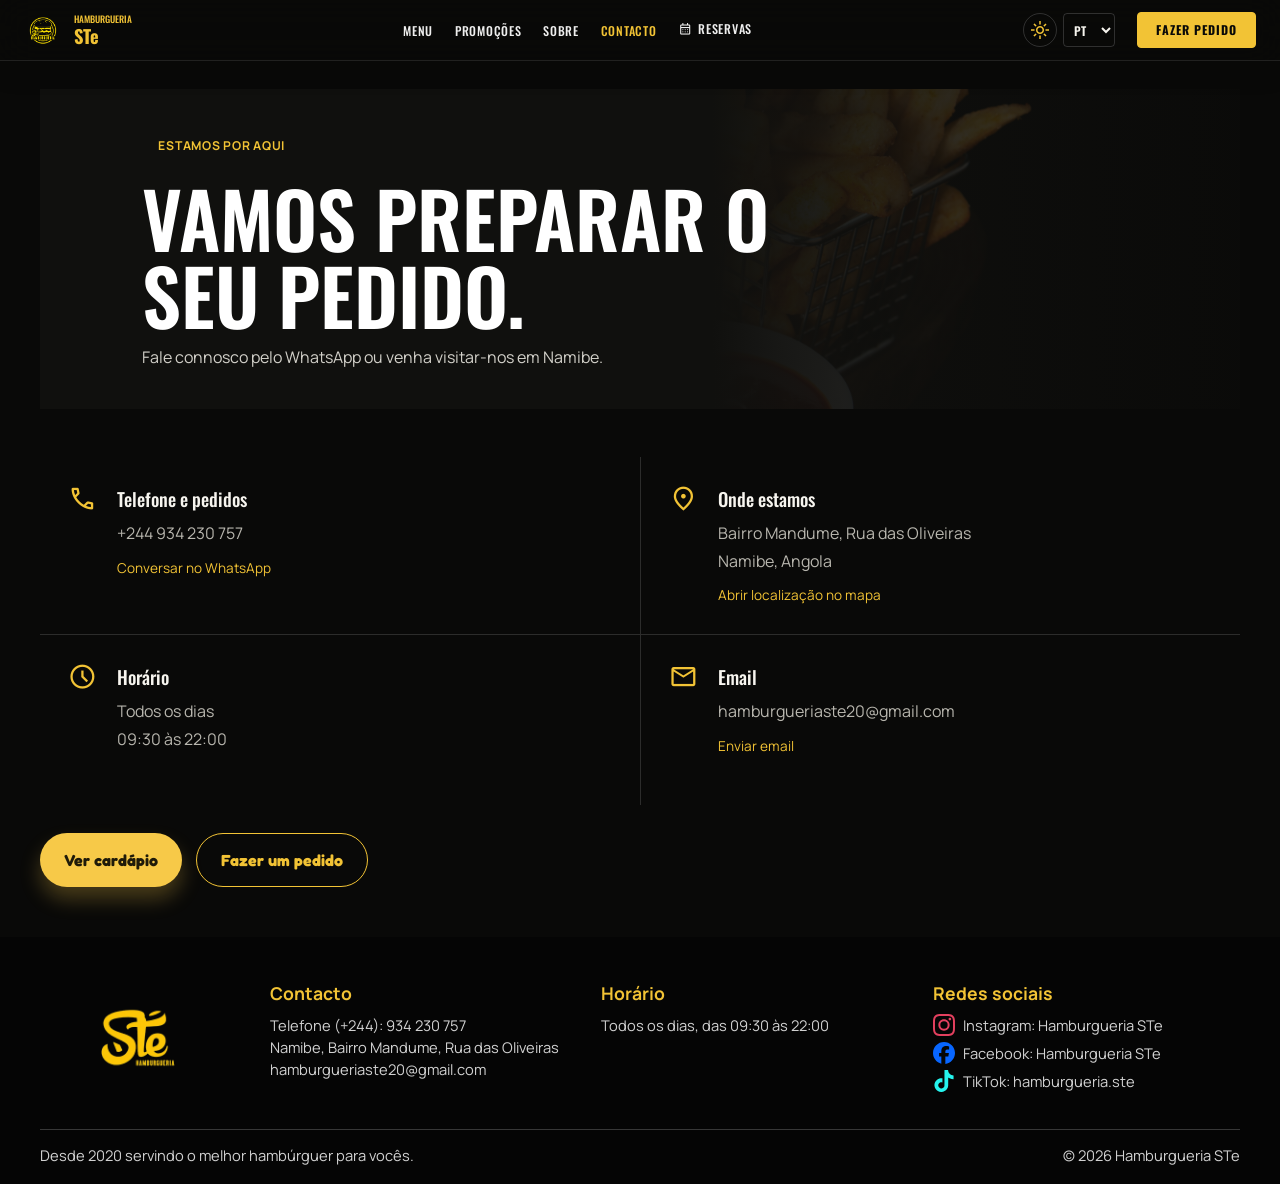
<file: contacto.html>
<!DOCTYPE html>
<html lang="pt-br">
<head>
    <meta charset="UTF-8">
    <meta name="viewport" content="width=device-width, initial-scale=1.0">
    <meta name="description" content="Fale com a Hamburgueria STe, faça o seu pedido e encontre-nos em Namibe.">
    <title>Contacto | Hamburgueria STe</title>
    <link rel="stylesheet" href="burguer.css">
    <link href="https://fonts.googleapis.com/css2?family=Material+Symbols+Outlined" rel="stylesheet">
    <script src="mobile-menu.js" defer></script>
    <script src="site-motion.js" defer></script>
    <script src="site-preferences.js" defer></script>
</head>
<body class="site-mac">
    <header>
        <nav aria-label="Navegação principal">
            <a class="mac-logo" href="index.html" aria-label="Página inicial da Hamburgueria STe"><img src="Informações/Logotipo sem fundo.png" alt="Hamburgueria STe"><span>HAMBURGUERIA<br><strong>STe</strong></span></a>
            <button class="mobile-menu-toggle" type="button" aria-label="Abrir menu" aria-controls="menu-principal" aria-expanded="false"><span class="material-symbols-outlined" aria-hidden="true">menu</span></button>
            <ul class="navegacao-links" id="menu-principal"><li><a href="cardapio.html#hamburgueres">Menu</a></li><li><a href="index.html#promos">Promoções</a></li><li><a href="sobre.html">Sobre</a></li><li><a href="contacto.html" aria-current="page">Contacto</a></li><li><a class="nav-reservas" href="https://wa.me/244934230757?text=Ol%C3%A1%21%20Gostaria%20de%20fazer%20uma%20reserva." target="_blank" rel="noopener noreferrer"><span class="material-symbols-outlined" aria-hidden="true">calendar_month</span>Reservas</a></li><li class="mobile-nav-order"><a class="header-order" href="https://wa.me/244934230757?text=Ol%C3%A1%21%20Gostaria%20de%20fazer%20um%20pedido." target="_blank" rel="noopener noreferrer">FAZER PEDIDO</a></li></ul>
            <a class="header-order" href="https://wa.me/244934230757?text=Ol%C3%A1%21%20Gostaria%20de%20fazer%20um%20pedido." target="_blank" rel="noopener noreferrer">FAZER PEDIDO</a>
            <div class="site-controls">
                <button class="theme-toggle" data-theme-toggle type="button" aria-label="Ativar modo claro" title="Ativar modo claro" aria-pressed="false"><span class="material-symbols-outlined" aria-hidden="true">light_mode</span></button>
                <select class="language-select" data-language aria-label="Idioma"><option value="pt">PT</option><option value="en">EN</option><option value="es">ES</option></select>
            </div>
        </nav>
    </header>
    <main>
        <section class="pagina-banner" data-reveal>
            <span class="tag">Estamos por aqui</span>
            <h1>Vamos preparar o seu pedido.</h1>
            <p>Fale connosco pelo WhatsApp ou venha visitar-nos em Namibe.</p>
        </section>
        <section class="pagina-contacto" aria-label="Contactos e localização" data-reveal>
            <article class="contato-item"><span class="material-symbols-outlined" aria-hidden="true">call</span><div><h2>Telefone e pedidos</h2><p>+244 934 230 757</p><a href="https://wa.me/244934230757?text=Ol%C3%A1%21%20Gostaria%20de%20fazer%20um%20pedido." target="_blank" rel="noopener noreferrer">Conversar no WhatsApp</a></div></article>
            <article class="contato-item"><span class="material-symbols-outlined" aria-hidden="true">location_on</span><div><h2>Onde estamos</h2><p>Bairro Mandume, Rua das Oliveiras<br>Namibe, Angola</p><a href="https://maps.google.com/?q=Bairro+Mandume+Namibe+Angola" target="_blank" rel="noopener noreferrer">Abrir localização no mapa</a></div></article>
            <article class="contato-item"><span class="material-symbols-outlined" aria-hidden="true">schedule</span><div><h2>Horário</h2><p>Todos os dias<br>09:30 às 22:00</p></div></article>
            <article class="contato-item"><span class="material-symbols-outlined" aria-hidden="true">mail</span><div><h2>Email</h2><p>hamburgueriaste20@gmail.com</p><a href="mailto:hamburgueriaste20@gmail.com">Enviar email</a></div></article>
        </section>
        <div class="pagina-acoes" data-reveal><a class="btn btn-primary" href="cardapio.html">Ver cardápio</a><a class="btn btn-secondary btn-claro" href="https://wa.me/244934230757" target="_blank" rel="noopener noreferrer">Fazer um pedido</a></div>
    </main>
    <footer class="site-footer">
        <div class="footer-conteudo"><a class="footer-marca" href="index.html" aria-label="Página inicial da Hamburgueria STe"><img src="Informações/logotipo-black sem fundo.jpeg" alt="Hamburgueria STe"></a><div class="footer-colunas">
            <section class="footer-bloco"><h2>Contacto</h2><p>Telefone (+244): 934 230 757</p><p>Namibe, Bairro Mandume, Rua das Oliveiras</p><p>hamburgueriaste20@gmail.com</p></section>
            <section class="footer-bloco"><h2>Horário</h2><p>Todos os dias, das 09:30 às 22:00</p></section>
            <section class="footer-bloco"><h2>Redes sociais</h2><a class="footer-social" href="https://www.instagram.com/hamburgueria.ste/" target="_blank" rel="noopener noreferrer" aria-label="Instagram da Hamburgueria STe"><img class="footer-social-logo" src="Informações/Redes-Sociais/instagram.svg" alt="" aria-hidden="true"><span>Instagram: Hamburgueria STe</span></a><a class="footer-social" href="https://www.facebook.com/HamburgueriaSTe/" target="_blank" rel="noopener noreferrer" aria-label="Facebook da Hamburgueria STe"><img class="footer-social-logo" src="Informações/Redes-Sociais/facebook.svg" alt="" aria-hidden="true"><span>Facebook: Hamburgueria STe</span></a><a class="footer-social" href="https://www.tiktok.com/@hamburgueria.ste" target="_blank" rel="noopener noreferrer" aria-label="TikTok da Hamburgueria STe"><img class="footer-social-logo" src="Informações/Redes-Sociais/tiktok.svg" alt="" aria-hidden="true"><span>TikTok: hamburgueria.ste</span></a></section>
        </div></div>
        <div class="footer-final"><p>Desde 2020 servindo o melhor hambúrguer para vocês.</p><p>&copy; 2026 Hamburgueria STe</p></div>
    </footer>
</body>
</html>
</file>
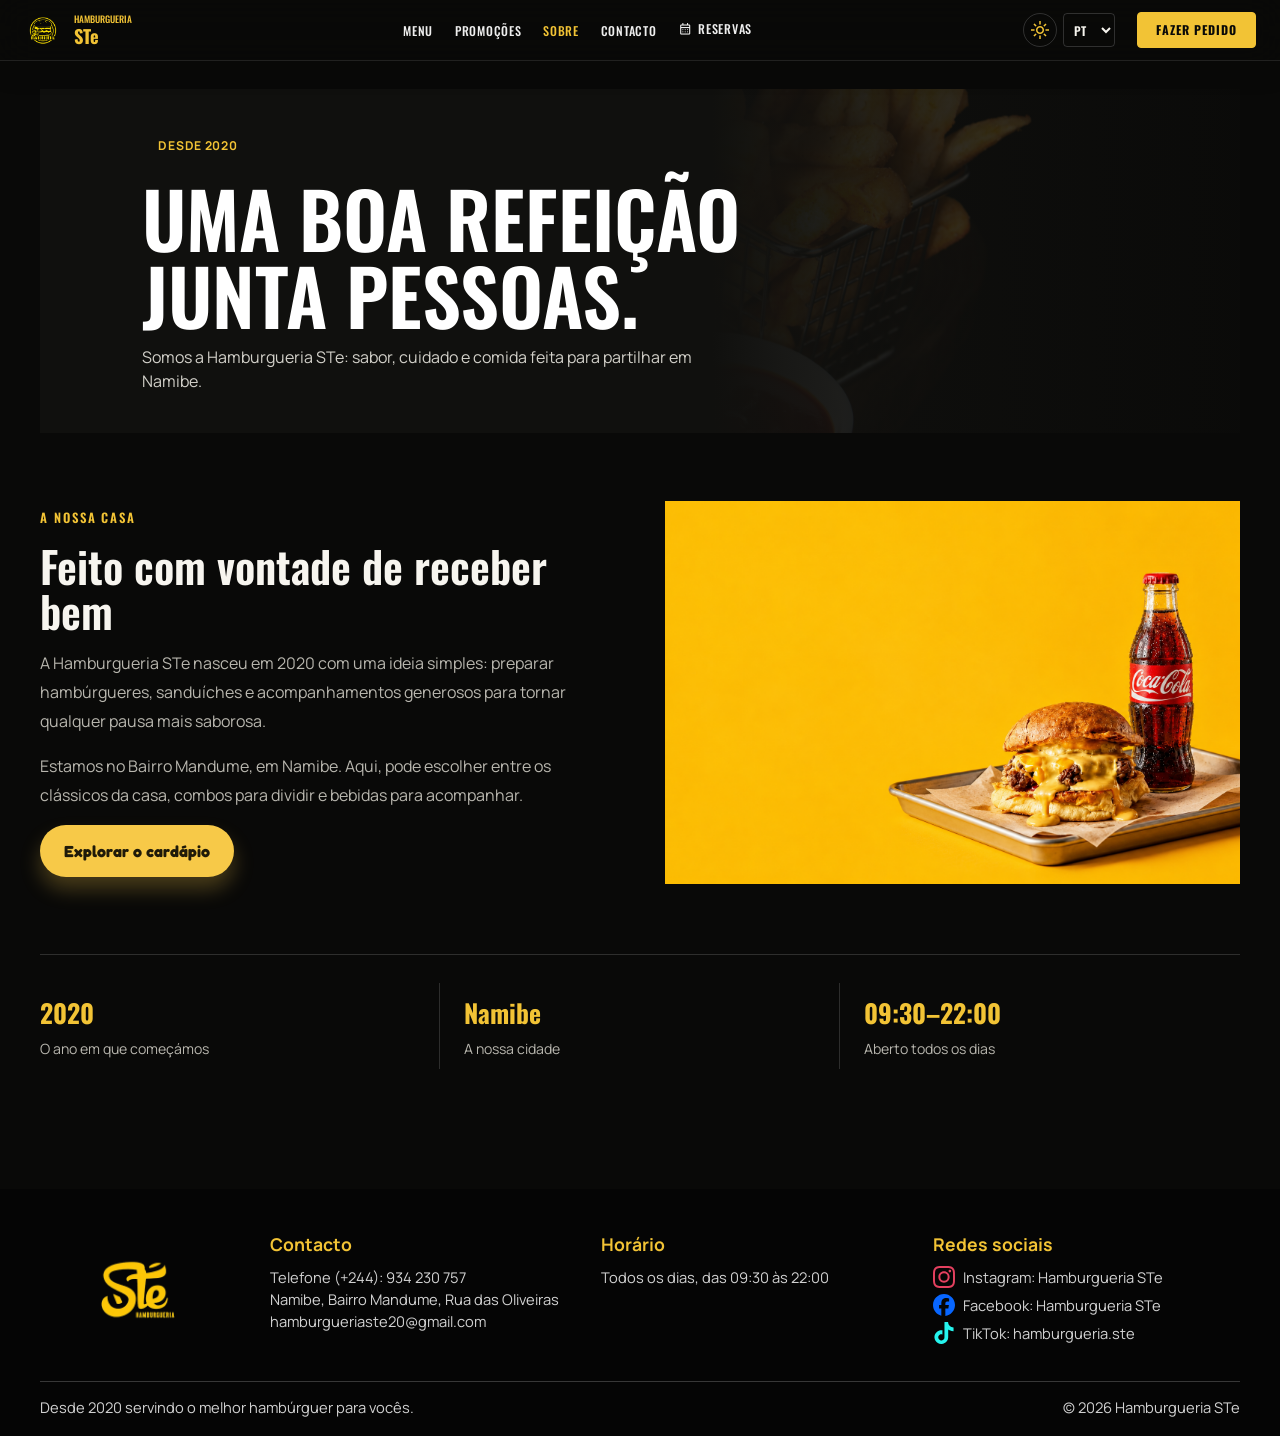
<file: sobre.html>
<!DOCTYPE html>
<html lang="pt-br">
<head>
    <meta charset="UTF-8">
    <meta name="viewport" content="width=device-width, initial-scale=1.0">
    <meta name="description" content="Conheça a história e a cozinha da Hamburgueria STe, em Namibe, Angola.">
    <title>Sobre nós | Hamburgueria STe</title>
    <link rel="stylesheet" href="burguer.css">
    <link href="https://fonts.googleapis.com/css2?family=Material+Symbols+Outlined" rel="stylesheet">
    <script src="mobile-menu.js" defer></script>
    <script src="site-motion.js" defer></script>
    <script src="site-preferences.js" defer></script>
</head>
<body class="site-mac">
    <header>
        <nav aria-label="Navegação principal">
            <a class="mac-logo" href="index.html" aria-label="Página inicial da Hamburgueria STe"><img src="Informações/Logotipo sem fundo.png" alt="Hamburgueria STe"><span>HAMBURGUERIA<br><strong>STe</strong></span></a>
            <button class="mobile-menu-toggle" type="button" aria-label="Abrir menu" aria-controls="menu-principal" aria-expanded="false"><span class="material-symbols-outlined" aria-hidden="true">menu</span></button>
            <ul class="navegacao-links" id="menu-principal"><li><a href="cardapio.html#hamburgueres">Menu</a></li><li><a href="index.html#promos">Promoções</a></li><li><a href="sobre.html" aria-current="page">Sobre</a></li><li><a href="contacto.html">Contacto</a></li><li><a class="nav-reservas" href="https://wa.me/244934230757?text=Ol%C3%A1%21%20Gostaria%20de%20fazer%20uma%20reserva." target="_blank" rel="noopener noreferrer"><span class="material-symbols-outlined" aria-hidden="true">calendar_month</span>Reservas</a></li><li class="mobile-nav-order"><a class="header-order" href="https://wa.me/244934230757?text=Ol%C3%A1%21%20Gostaria%20de%20fazer%20um%20pedido." target="_blank" rel="noopener noreferrer">FAZER PEDIDO</a></li></ul>
            <a class="header-order" href="https://wa.me/244934230757?text=Ol%C3%A1%21%20Gostaria%20de%20fazer%20um%20pedido." target="_blank" rel="noopener noreferrer">FAZER PEDIDO</a>
            <div class="site-controls">
                <button class="theme-toggle" data-theme-toggle type="button" aria-label="Ativar modo claro" title="Ativar modo claro" aria-pressed="false"><span class="material-symbols-outlined" aria-hidden="true">light_mode</span></button>
                <select class="language-select" data-language aria-label="Idioma"><option value="pt">PT</option><option value="en">EN</option><option value="es">ES</option></select>
            </div>
        </nav>
    </header>
    <main>
        <section class="pagina-banner" data-reveal>
            <span class="tag">Desde 2020</span>
            <h1>Uma boa refeição junta pessoas.</h1>
            <p>Somos a Hamburgueria STe: sabor, cuidado e comida feita para partilhar em Namibe.</p>
        </section>
        <section class="pagina-intro" data-reveal>
            <div>
                <span class="pagina-sobretitulo">A nossa casa</span>
                <h2>Feito com vontade de receber bem</h2>
                <p>A Hamburgueria STe nasceu em 2020 com uma ideia simples: preparar hambúrgueres, sanduíches e acompanhamentos generosos para tornar qualquer pausa mais saborosa.</p>
                <p>Estamos no Bairro Mandume, em Namibe. Aqui, pode escolher entre os clássicos da casa, combos para dividir e bebidas para acompanhar.</p>
                <a class="btn btn-primary" href="cardapio.html">Explorar o cardápio</a>
            </div>
            <img src="Informações/Cheeseburger e Coca-Cola no Amarelo.png" alt="Hambúrguer e bebida servidos pela Hamburgueria STe">
        </section>
        <section class="pagina-fatos" aria-label="Informações da Hamburgueria STe" data-reveal>
            <article><strong>2020</strong><span>O ano em que começámos</span></article>
            <article><strong>Namibe</strong><span>A nossa cidade</span></article>
            <article><strong>09:30–22:00</strong><span>Aberto todos os dias</span></article>
        </section>
    </main>
    <footer class="site-footer">
        <div class="footer-conteudo"><a class="footer-marca" href="index.html" aria-label="Página inicial da Hamburgueria STe"><img src="Informações/logotipo-black sem fundo.jpeg" alt="Hamburgueria STe"></a><div class="footer-colunas">
            <section class="footer-bloco"><h2>Contacto</h2><p>Telefone (+244): 934 230 757</p><p>Namibe, Bairro Mandume, Rua das Oliveiras</p><p>hamburgueriaste20@gmail.com</p></section>
            <section class="footer-bloco"><h2>Horário</h2><p>Todos os dias, das 09:30 às 22:00</p></section>
                <section class="footer-bloco"><h2>Redes sociais</h2><a class="footer-social" href="https://www.instagram.com/hamburgueria.ste/" target="_blank" rel="noopener noreferrer" aria-label="Instagram da Hamburgueria STe"><img class="footer-social-logo" src="Informações/Redes-Sociais/instagram.svg" alt="" aria-hidden="true"><span>Instagram: Hamburgueria STe</span></a><a class="footer-social" href="https://www.facebook.com/HamburgueriaSTe/" target="_blank" rel="noopener noreferrer" aria-label="Facebook da Hamburgueria STe"><img class="footer-social-logo" src="Informações/Redes-Sociais/facebook.svg" alt="" aria-hidden="true"><span>Facebook: Hamburgueria STe</span></a><a class="footer-social" href="https://www.tiktok.com/@hamburgueria.ste" target="_blank" rel="noopener noreferrer" aria-label="TikTok da Hamburgueria STe"><img class="footer-social-logo" src="Informações/Redes-Sociais/tiktok.svg" alt="" aria-hidden="true"><span>TikTok: hamburgueria.ste</span></a></section>
        </div></div>
        <div class="footer-final"><p>Desde 2020 servindo o melhor hambúrguer para vocês.</p><p>&copy; 2026 Hamburgueria STe</p></div>
    </footer>
</body>
</html>
</file>
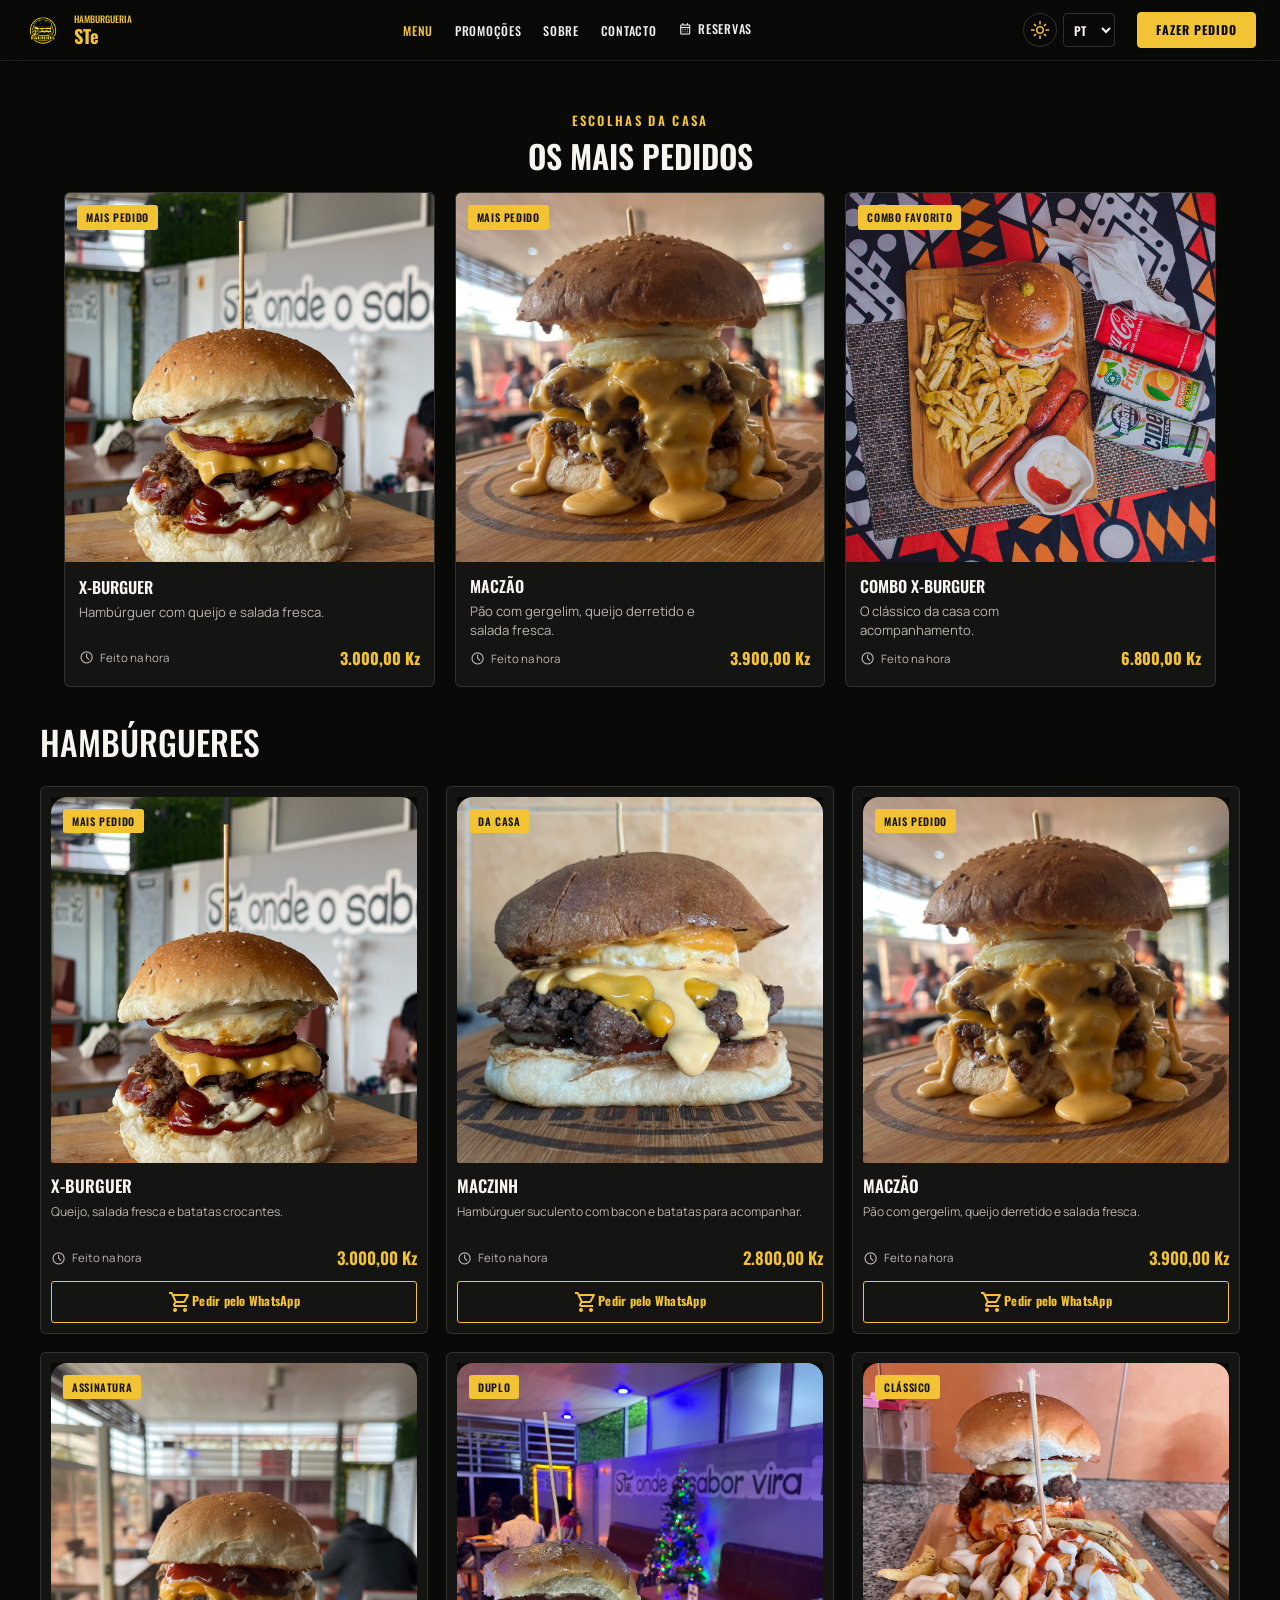
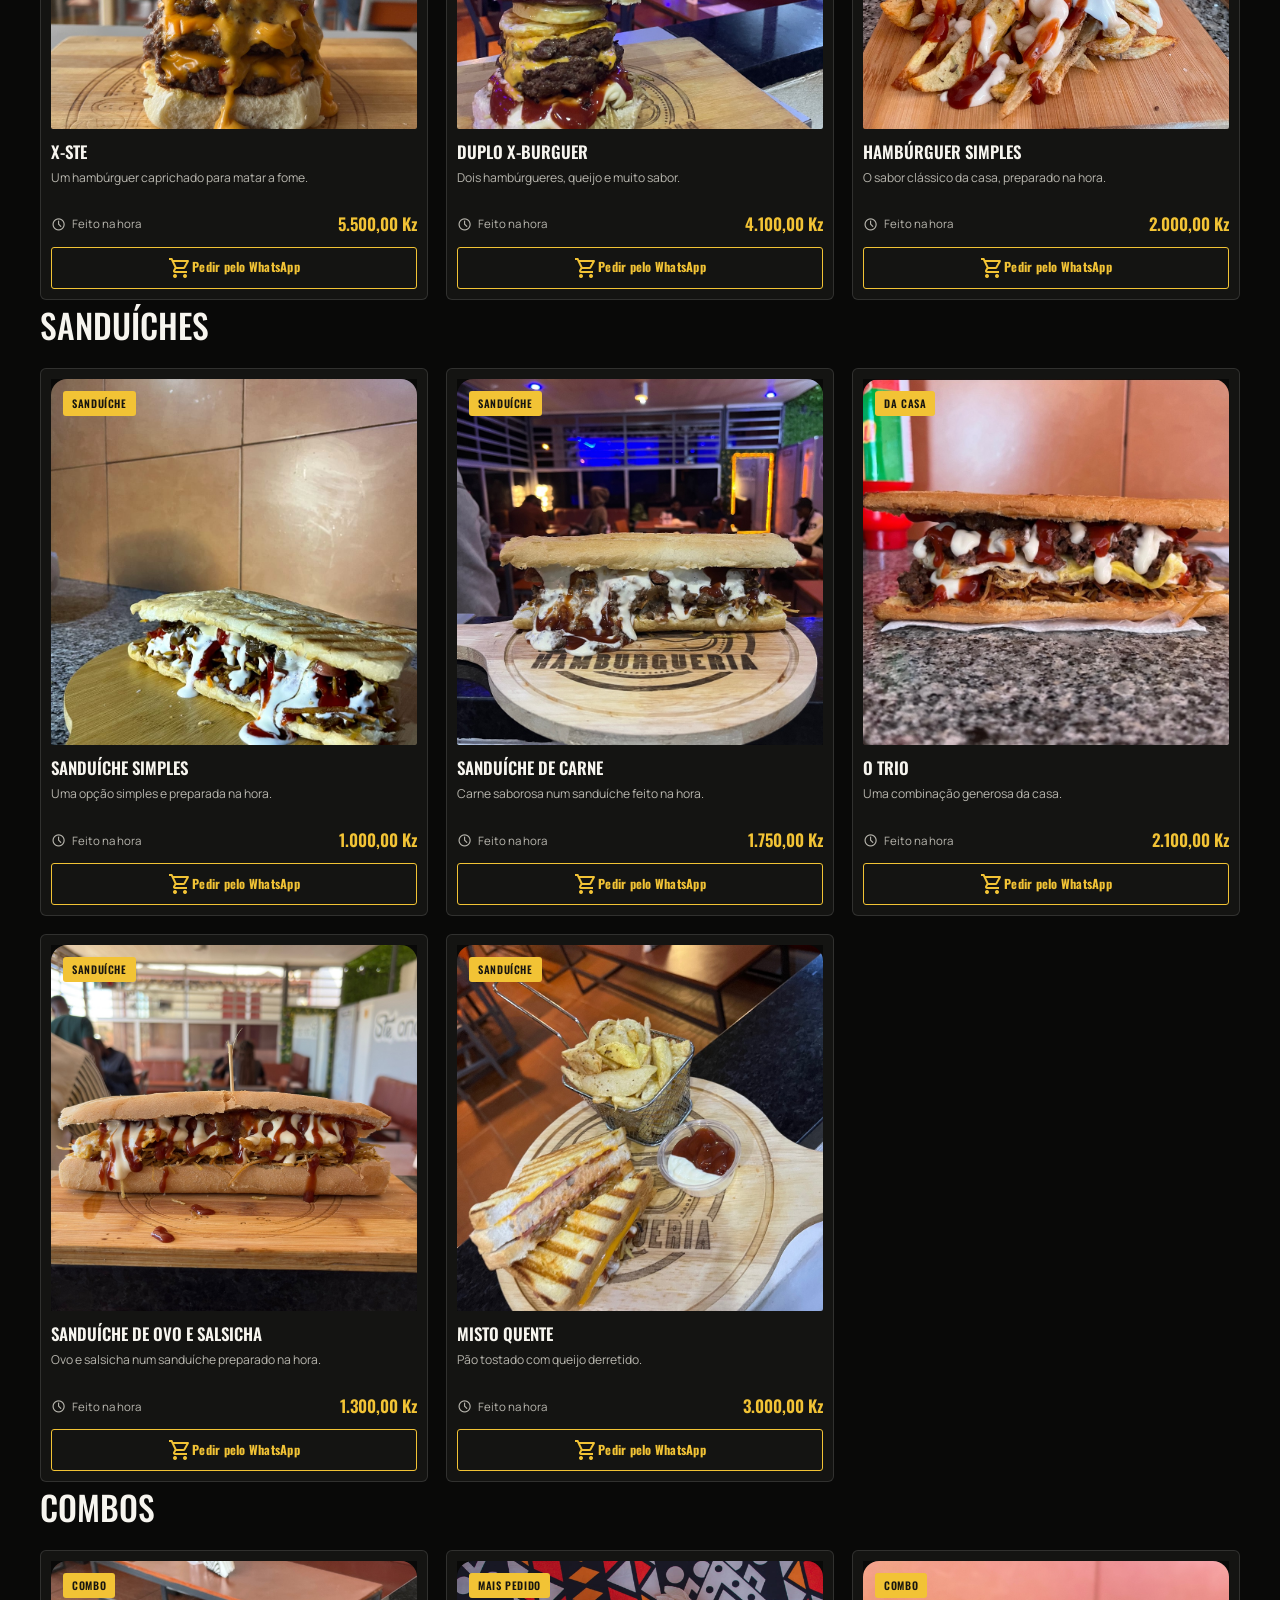
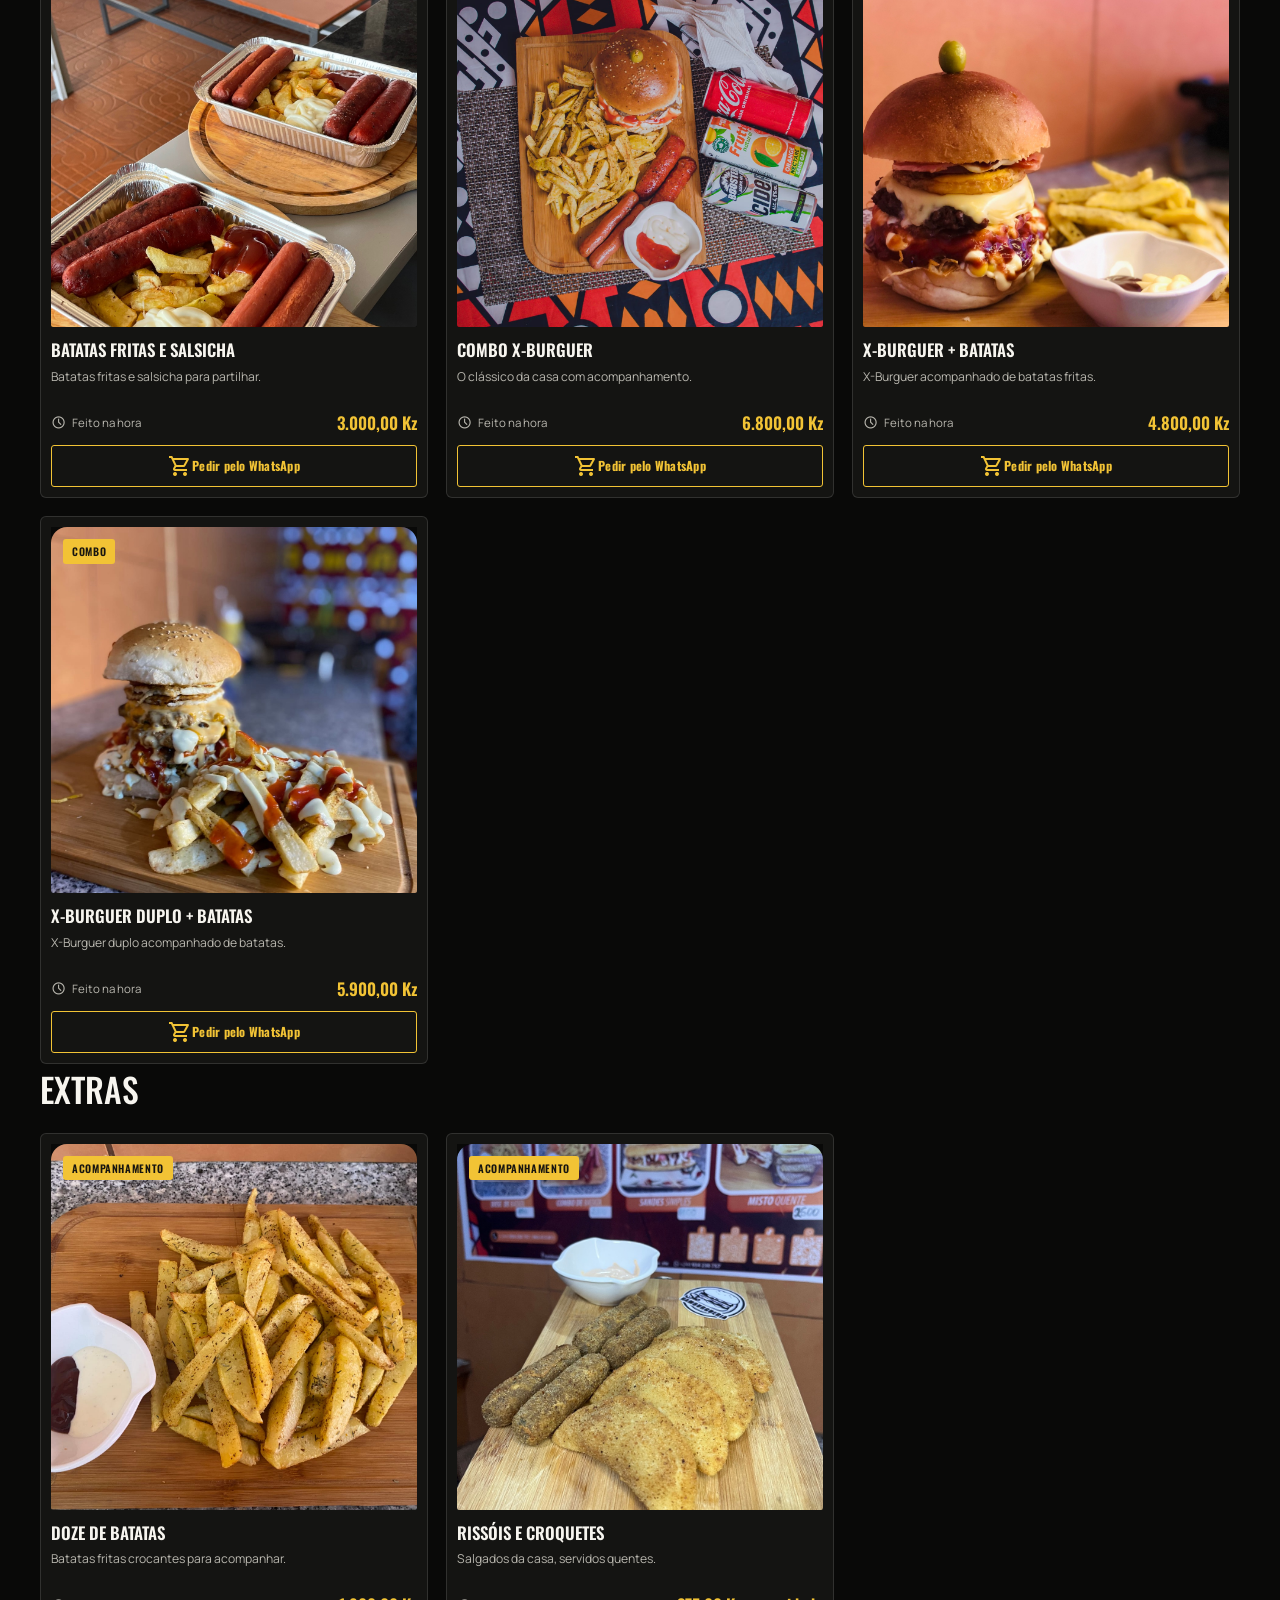
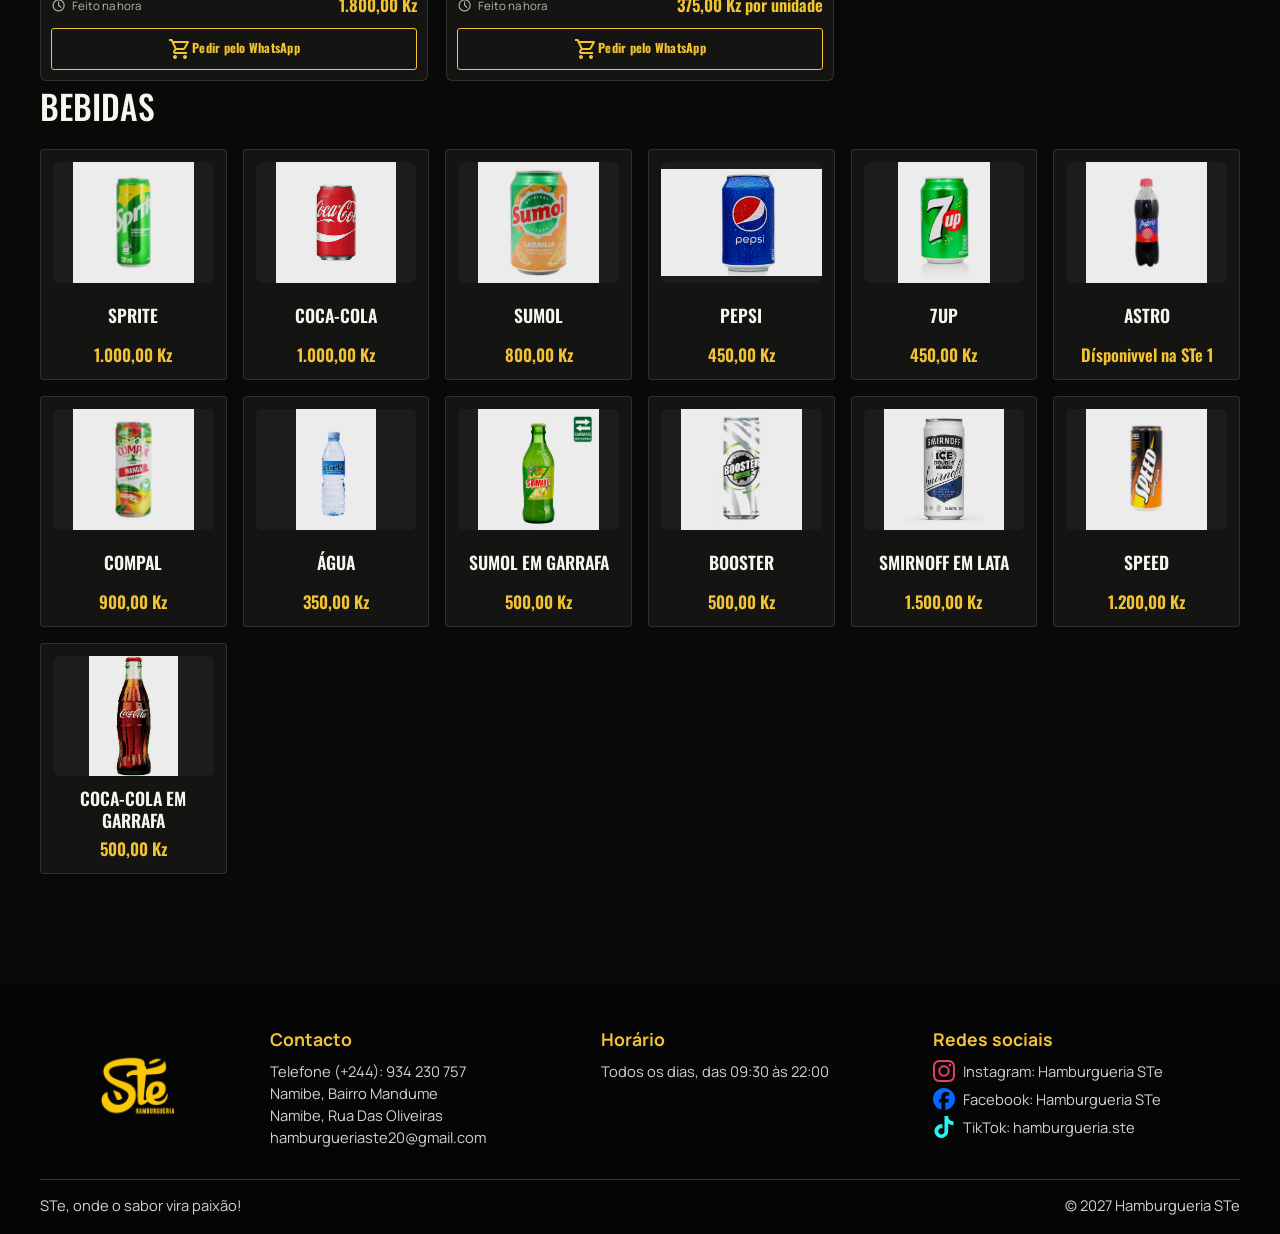
<file: public/cardapio.html>
<!DOCTYPE html>
<html lang="pt-br">
<head>
    <meta charset="UTF-8">
    <meta name="viewport" content="width=device-width, initial-scale=1.0">
    <meta name="description" content="Veja o cardápio da Hamburgueria STe: hambúrgueres, sanduíches, combos e bebidas em Namibe.">
    <title>Cardápio | Hamburgueria STe</title>
    <link rel="stylesheet" href="burguer.css">
    <link href="https://fonts.googleapis.com/css2?family=Material+Symbols+Outlined" rel="stylesheet">
    <script src="mobile-menu.js" defer></script>
    <script src="site-motion.js" defer></script>
    <script src="food-cards.js" defer></script>
    <script src="order-drink.js" defer></script>
    <script src="site-preferences.js" defer></script>
    <link rel="apple-touch-icon" sizes="180x180" href="Informações/Menu/favicon_io/apple-touch-icon.png">
    <link rel="icon" href="Informações/Menu/favicon_io/favicon.ico" sizes="any">
    <link rel="icon" type="image/png" sizes="32x32" href="Informações/Menu/favicon_io/favicon-32x32.png">
    <link rel="icon" type="image/png" sizes="16x16" href="Informações/Menu/favicon_io/favicon-16x16.png">
    <link rel="manifest" href="Informações/Menu/favicon_io/site.webmanifest">
</head>
<body class="site-mac">
    <header>
        <nav aria-label="Navegação principal">
            <a class="mac-logo" href="index.html" aria-label="Página inicial da Hamburgueria STe"><img src="Informações/Logotipo sem fundo.png" alt="Hamburgueria STe"><span>HAMBURGUERIA<br><strong>STe</strong></span></a>
            <button class="mobile-menu-toggle" type="button" aria-label="Abrir menu" aria-controls="menu-principal" aria-expanded="false"><span class="material-symbols-outlined" aria-hidden="true">menu</span></button>
            <ul class="navegacao-links" id="menu-principal">
                <li><a href="cardapio.html#hamburgueres" aria-current="page">Menu</a></li>
                <li><a href="index.html#promos">Promoções</a></li>
                <li><a href="sobre.html">Sobre</a></li>
                <li><a href="contacto.html">Contacto</a></li>
                <li><a class="nav-reservas" href="https://wa.me/244934230757?text=Ol%C3%A1%21%20Gostaria%20de%20fazer%20uma%20reserva." target="_blank" rel="noopener noreferrer"><span class="material-symbols-outlined" aria-hidden="true">calendar_month</span>Reservas</a></li>
                <li class="mobile-nav-order"><a class="header-order" href="https://wa.me/244934230757?text=Ol%C3%A1%21%20Gostaria%20de%20fazer%20um%20pedido." target="_blank" rel="noopener noreferrer">FAZER PEDIDO</a></li>
            </ul>
            <a class="header-order" href="https://wa.me/244934230757?text=Ol%C3%A1%21%20Gostaria%20de%20fazer%20um%20pedido." target="_blank" rel="noopener noreferrer">FAZER PEDIDO</a>
            <div class="site-controls">
                <button class="theme-toggle" data-theme-toggle type="button" aria-label="Ativar modo claro" title="Ativar modo claro" aria-pressed="false"><span class="material-symbols-outlined" aria-hidden="true">light_mode</span></button>
                <select class="language-select" data-language aria-label="Idioma"><option value="pt">PT</option><option value="en">EN</option><option value="es">ES</option></select>
            </div>
        </nav>
    </header>
    <main>
        <section class="mac-section mac-favorites mac-popular-menu" id="mais-pedidos" data-reveal>
            <div class="mac-section-heading"><p>ESCOLHAS DA CASA</p><h1>OS MAIS PEDIDOS</h1></div>
            <div class="mac-feature-grid">
                <a class="mac-feature" href="#hamburgueres" data-reveal><div class="mac-feature-image"><img src="Informações/Menu/X-Burguer.png" alt="X-Burguer"><span>MAIS PEDIDO</span></div><div class="mac-feature-info"><div><h3>X-BURGUER</h3><p>Hambúrguer com queijo e salada fresca.</p><span class="food-card-meta"><span class="material-symbols-outlined" aria-hidden="true">schedule</span>Feito na hora</span></div><strong>3.000,00 Kz</strong></div></a>
                <a class="mac-feature" href="#hamburgueres" data-reveal><div class="mac-feature-image"><img src="Informações/Menu/Maczão.png" alt="Maczão"><span>MAIS PEDIDO</span></div><div class="mac-feature-info"><div><h3>MACZÃO</h3><p>Pão com gergelim, queijo derretido e salada fresca.</p><span class="food-card-meta"><span class="material-symbols-outlined" aria-hidden="true">schedule</span>Feito na hora</span></div><strong>3.900,00 Kz</strong></div></a>
                <a class="mac-feature" href="#combos" data-reveal><div class="mac-feature-image"><img src="Informações/Menu/Combo X-Burguer.png" alt="Combo X-Burguer"><span>COMBO FAVORITO</span></div><div class="mac-feature-info"><div><h3>COMBO X-BURGUER</h3><p>O clássico da casa com acompanhamento.</p><span class="food-card-meta"><span class="material-symbols-outlined" aria-hidden="true">schedule</span>Feito na hora</span></div><strong>6.800,00 Kz</strong></div></a>
            </div>
        </section>

        <h2 id="hamburgueres">Hambúrgueres</h2>
        <section class="Hamburgueres" aria-label="Hambúrgueres" data-reveal>
            <article class="card-burguer"><img src="Informações/Menu/X-Burguer.png" alt="X-Burguer"><h2>X-Burguer</h2><p>3.000,00 Kz</p><a class="pedido" href="https://wa.me/244934230757?text=Ol%C3%A1%21%20Quero%20pedir%20um%20X-Burguer." target="_blank" rel="noopener noreferrer"><span class="material-symbols-outlined" aria-hidden="true">shopping_cart</span> Pedir pelo WhatsApp</a></article>
            <article class="card-burguer"><img src="Informações/Menu/MacZinh.png" alt="MacZinh"><h2>MacZinh</h2><p>2.800,00 Kz</p><a class="pedido" href="https://wa.me/244934230757?text=Ol%C3%A1%21%20Quero%20pedir%20um%20MacZinh." target="_blank" rel="noopener noreferrer"><span class="material-symbols-outlined" aria-hidden="true">shopping_cart</span> Pedir pelo WhatsApp</a></article>
            <article class="card-burguer"><img src="Informações/Menu/Maczão.png" alt="Maczão"><h2>Maczão</h2><p>3.900,00 Kz</p><a class="pedido" href="https://wa.me/244934230757?text=Ol%C3%A1%21%20Quero%20pedir%20um%20Macz%C3%A3o." target="_blank" rel="noopener noreferrer"><span class="material-symbols-outlined" aria-hidden="true">shopping_cart</span> Pedir pelo WhatsApp</a></article>
            <article class="card-burguer"><img src="Informações/Menu/X-STe.png" alt="X-STe"><h2>X-STe</h2><p>5.500,00 Kz</p><a class="pedido" href="https://wa.me/244934230757?text=Ol%C3%A1%21%20Quero%20pedir%20um%20X-STe." target="_blank" rel="noopener noreferrer"><span class="material-symbols-outlined" aria-hidden="true">shopping_cart</span> Pedir pelo WhatsApp</a></article>
            <article class="card-burguer"><img src="Informações/Menu/Duplo X-Burguer.png" alt="Duplo X-Burguer"><h2>Duplo X-Burguer</h2><p>4.100,00 Kz</p><a class="pedido" href="https://wa.me/244934230757?text=Ol%C3%A1%21%20Quero%20pedir%20um%20Duplo%20X-Burguer." target="_blank" rel="noopener noreferrer"><span class="material-symbols-outlined" aria-hidden="true">shopping_cart</span> Pedir pelo WhatsApp</a></article>
            <article class="card-burguer"><img src="Informações/Menu/O Clássico.png" alt="Hambúrguer Simples"><h2>Hambúrguer Simples</h2><p>2.000,00 Kz</p><a class="pedido" href="https://wa.me/244934230757?text=Ol%C3%A1%21%20Quero%20pedir%20um%20Hamb%C3%BArguer%20Simples." target="_blank" rel="noopener noreferrer"><span class="material-symbols-outlined" aria-hidden="true">shopping_cart</span> Pedir pelo WhatsApp</a></article>
        </section>

        <h2 id="sanduiches">Sanduíches</h2>
        <section class="Hamburgueres" aria-label="Sanduíches e extras" data-reveal>
            <article class="card-burguer"><img src="Informações/Menu/Sandes Simples.png" alt="Sanduíche Simples"><h2>Sanduíche Simples</h2><p>1.000,00 Kz</p><a class="pedido" href="https://wa.me/244934230757?text=Ol%C3%A1%21%20Quero%20pedir%20um%20Sandu%C3%ADche%20Simples." target="_blank" rel="noopener noreferrer"><span class="material-symbols-outlined" aria-hidden="true">shopping_cart</span> Pedir pelo WhatsApp</a></article>
            <article class="card-burguer"><img src="Informações/Menu/Sandes De Carne.png" alt="Sanduíche de Carne"><h2>Sanduíche de Carne</h2><p>1.750,00 Kz</p><a class="pedido" href="https://wa.me/244934230757?text=Ol%C3%A1%21%20Quero%20pedir%20um%20Sandu%C3%ADche%20de%20Carne." target="_blank" rel="noopener noreferrer"><span class="material-symbols-outlined" aria-hidden="true">shopping_cart</span> Pedir pelo WhatsApp</a></article>
            <article class="card-burguer"><img src="Informações/Menu/O Trio.png" alt="Sanduíche O Trio"><h2>O Trio</h2><p>2.100,00 Kz</p><a class="pedido" href="https://wa.me/244934230757?text=Ol%C3%A1%21%20Quero%20pedir%20O%20Trio." target="_blank" rel="noopener noreferrer"><span class="material-symbols-outlined" aria-hidden="true">shopping_cart</span> Pedir pelo WhatsApp</a></article>
            <article class="card-burguer"><img src="Informações/Menu/Sandes de Ovo e Salsicha.png" alt="Sanduíche de Ovo e Salsicha"><h2>Sanduíche de Ovo e Salsicha</h2><p>1.300,00 Kz</p><a class="pedido" href="https://wa.me/244934230757?text=Ol%C3%A1%21%20Quero%20pedir%20um%20Sandu%C3%ADche%20de%20Ovo%20e%20Salsicha." target="_blank" rel="noopener noreferrer"><span class="material-symbols-outlined" aria-hidden="true">shopping_cart</span> Pedir pelo WhatsApp</a></article>
            <article class="card-burguer"><img src="Informações/Menu/Misto Quente.png" alt="Misto Quente"><h2>Misto Quente</h2><p>3.000,00 Kz</p><a class="pedido" href="https://wa.me/244934230757?text=Ol%C3%A1%21%20Quero%20pedir%20um%20Misto%20Quente." target="_blank" rel="noopener noreferrer"><span class="material-symbols-outlined" aria-hidden="true">shopping_cart</span> Pedir pelo WhatsApp</a></article>
        </section>

        <h2 id="combos">Combos</h2>
        <section class="Hamburgueres" aria-label="Combos" data-reveal>
            <article class="card-burguer"><img src="Informações/Menu/Combo de Batatas fritas e Salsicha.png" alt="Combo de batatas fritas e salsicha"><h2>Batatas fritas e salsicha</h2><p>3.000,00 Kz</p><a class="pedido" href="https://wa.me/244934230757?text=Ol%C3%A1%21%20Quero%20pedir%20o%20Combo%20de%20Batatas%20e%20Salsicha." target="_blank" rel="noopener noreferrer"><span class="material-symbols-outlined" aria-hidden="true">shopping_cart</span> Pedir pelo WhatsApp</a></article>
            <article class="card-burguer"><img src="Informações/Menu/Combo X-Burguer.png" alt="Combo X-Burguer"><h2>Combo X-Burguer</h2><p>6.800,00 Kz</p><a class="pedido" href="https://wa.me/244934230757?text=Ol%C3%A1%21%20Quero%20pedir%20o%20Combo%20X-Burguer." target="_blank" rel="noopener noreferrer"><span class="material-symbols-outlined" aria-hidden="true">shopping_cart</span> Pedir pelo WhatsApp</a></article>
            <article class="card-burguer"><img src="Informações/Menu/X-Burguer + Doze de batatas.png" alt="X-Burguer com batatas"><h2>X-Burguer + batatas</h2><p>4.800,00 Kz</p><a class="pedido" href="https://wa.me/244934230757?text=Ol%C3%A1%21%20Quero%20pedir%20X-Burguer%20com%20batatas." target="_blank" rel="noopener noreferrer"><span class="material-symbols-outlined" aria-hidden="true">shopping_cart</span> Pedir pelo WhatsApp</a></article>
            <article class="card-burguer"><img src="Informações/Menu/X-Burguer Duplo + Doze de Batatas.png" alt="X-Burguer duplo com batatas"><h2>X-Burguer Duplo + batatas</h2><p>5.900,00 Kz</p><a class="pedido" href="https://wa.me/244934230757?text=Ol%C3%A1%21%20Quero%20pedir%20X-Burguer%20Duplo%20com%20batatas." target="_blank" rel="noopener noreferrer"><span class="material-symbols-outlined" aria-hidden="true">shopping_cart</span> Pedir pelo WhatsApp</a></article>
        </section>

        <h2 id="extras">Extras</h2>
        <section class="Hamburgueres" aria-label="Acompanhamentos e salgados" data-reveal>
            <article class="card-burguer"><img src="Informações/Menu/Doze de Batatas.png" alt="Porção de batatas"><h2>Doze de Batatas</h2><p>1.800,00 Kz</p><a class="pedido" href="https://wa.me/244934230757?text=Ol%C3%A1%21%20Quero%20pedir%20uma%20por%C3%A7%C3%A3o%20de%20batatas." target="_blank" rel="noopener noreferrer"><span class="material-symbols-outlined" aria-hidden="true">shopping_cart</span> Pedir pelo WhatsApp</a></article>
            <article class="card-burguer"><img src="Informações/Menu/Rissóis e croquetes.png" alt="Rissóis e croquetes"><h2>Rissóis e croquetes</h2><p>375,00 Kz por unidade</p><a class="pedido" href="https://wa.me/244934230757?text=Ol%C3%A1%21%20Quero%20pedir%20riss%C3%B3is%20e%20croquetes." target="_blank" rel="noopener noreferrer"><span class="material-symbols-outlined" aria-hidden="true">shopping_cart</span> Pedir pelo WhatsApp</a></article>
        </section>

        <h2 id="bebidas">Bebidas</h2>
        <section class="lista-bebidas" aria-label="Bebidas disponíveis" data-reveal>
            <article class="bebida-item"><img src="Informações/Bebidas-Ft/sprite2.jfif" alt="Refrigerante Sprite"><h2>Sprite</h2><p>1.000,00 Kz</p></article>
            <article class="bebida-item"><img src="Informações/Bebidas-Ft/coca-lata2.jfif" alt="Refrigerante Coca-Cola"><h2>Coca-Cola</h2><p>1.000,00 Kz</p></article>
            <article class="bebida-item"><img src="Informações/Bebidas-Ft/Sumol.jfif" alt="Bebida Sumol"><h2>Sumol</h2><p>800,00 Kz</p></article>
            <article class="bebida-item"><img src="Informações/Bebidas-Ft/Pepsi.jpg" alt="Refrigerante Pepsi"><h2>Pepsi</h2><p>450,00 Kz</p></article>
            <article class="bebida-item"><img src="Informações/Bebidas-Ft/7up.jfif" alt="Refrigerante 7up"><h2>7up</h2><p>450,00 Kz</p></article>
            <article class="bebida-item"><img src="Informações/Bebidas-Ft/Astro.jpg" alt="Bebida Astro"><h2>Astro</h2><p>Dísponivvel na STe 1</p></article>
            <article class="bebida-item"><img src="Informações/Bebidas-Ft/compal.jpg" alt="Sumo Compal"><h2>Compal</h2><p>900,00 Kz</p></article>
            <article class="bebida-item"><img src="Informações/Bebidas-Ft/agua.jfif" alt="Água"><h2>Água</h2><p>350,00 Kz</p></article>
            <article class="bebida-item"><img src="Informações/Bebidas-Ft/Sumol-Garrafa.jfif" alt="Sumol em garrafa"><h2>Sumol em garrafa</h2><p>500,00 Kz</p></article>
            <article class="bebida-item"><img src="Informações/Bebidas-Ft/Booster.jfif" alt="Booster"><h2>Booster</h2><p>500,00 Kz</p></article>
            <article class="bebida-item"><img src="Informações/Bebidas-Ft/Smirnoff.jfif" alt="Smirnoff"><h2>Smirnoff em Lata</h2><p>1.500,00 Kz</p></article>
            <article class="bebida-item"><img src="Informações/Bebidas-Ft/Speed.jpg" alt="Speed"><h2>Speed</h2><p>1.200,00 Kz</p></article>
            <article class="bebida-item"><img src="Informações/Bebidas-Ft/Coca-cola-vidro.jpg" alt=""><h2>Coca-Cola em garrafa</h2><p>500,00 Kz</p></article>
        </section>
    </main>
    <footer class="site-footer">
        <div class="footer-conteudo">
            <a class="footer-marca" href="index.html" aria-label="Página inicial da Hamburgueria STe"><img src="Informações/logotipo-black sem fundo.jpeg" alt="Hamburgueria STe"></a>
            <div class="footer-colunas">
                <section class="footer-bloco"><h2>Contacto</h2><p>Telefone (+244): 934 230 757</p><p>Namibe, Bairro Mandume</p><p>Namibe, Rua Das Oliveiras</p><p>hamburgueriaste20@gmail.com</p></section>
                <section class="footer-bloco"><h2>Horário</h2><p>Todos os dias, das 09:30 às 22:00</p></section>
                <section class="footer-bloco"><h2>Redes sociais</h2><a class="footer-social" href="https://www.instagram.com/hamburgueria.ste/" target="_blank" rel="noopener noreferrer" aria-label="Instagram da Hamburgueria STe"><img class="footer-social-logo" src="Informações/Redes-Sociais/instagram.svg" alt="" aria-hidden="true"><span>Instagram: Hamburgueria STe</span></a><a class="footer-social" href="https://www.facebook.com/HamburgueriaSTe/" target="_blank" rel="noopener noreferrer" aria-label="Facebook da H7amburgueria STe"><img class="footer-social-logo" src="Informações/Redes-Sociais/facebook.svg" alt="" aria-hidden="true"><span>Facebook: Hamburgueria STe</span></a><a class="footer-social" href="https://www.tiktok.com/@hamburgueria.ste" target="_blank" rel="noopener noreferrer" aria-label="TikTok da Hamburgueria STe"><img class="footer-social-logo" src="Informações/Redes-Sociais/tiktok.svg" alt="" aria-hidden="true"><span>TikTok: hamburgueria.ste</span></a></section>
            </div>
        </div>
        <div class="footer-final"><p>STe, onde o sabor vira paixão!</p><p>&copy; 2027 Hamburgueria STe</p></div>
    </footer>
</body>
</html>
</file>
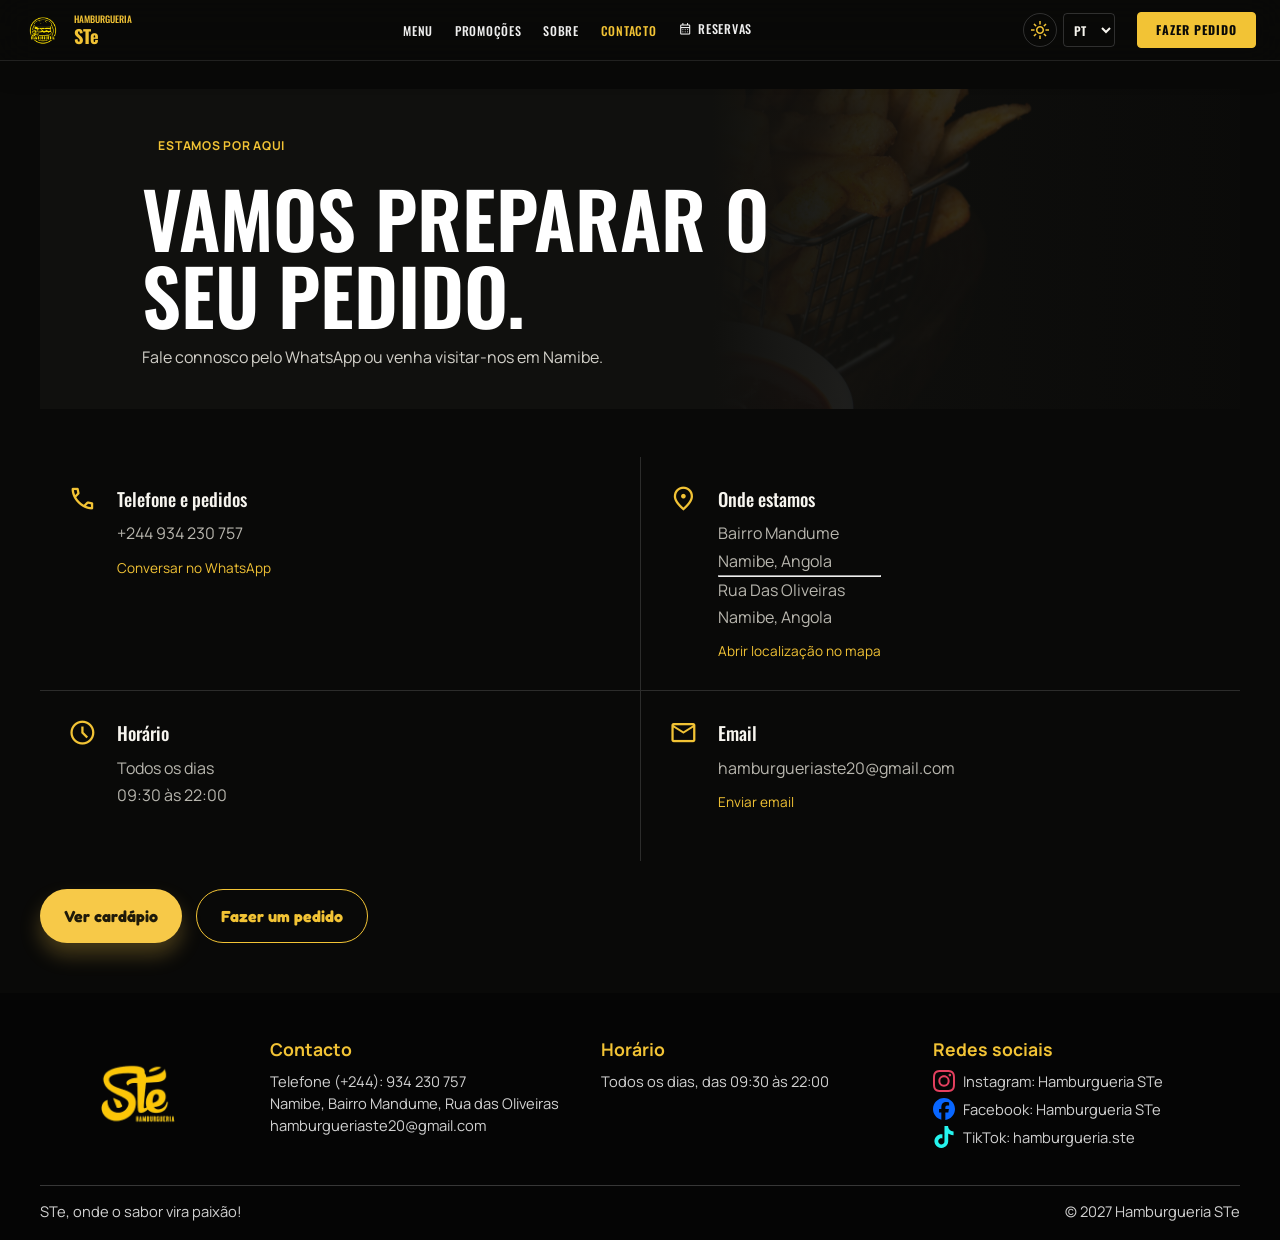
<file: public/contacto.html>
<!DOCTYPE html>
<html lang="pt-br">
<head>
    <meta charset="UTF-8">
    <meta name="viewport" content="width=device-width, initial-scale=1.0">
    <meta name="description" content="Fale com a Hamburgueria STe, faça o seu pedido e encontre-nos em Namibe.">
    <title>Contacto | Hamburgueria STe</title>
    <link rel="stylesheet" href="burguer.css">
    <link href="https://fonts.googleapis.com/css2?family=Material+Symbols+Outlined" rel="stylesheet">
    <script src="mobile-menu.js" defer></script>
    <script src="site-motion.js" defer></script>
    <script src="site-preferences.js" defer></script>
    <link rel="apple-touch-icon" sizes="180x180" href="Informações/Menu/favicon_io/apple-touch-icon.png">
    <link rel="icon" href="Informações/Menu/favicon_io/favicon.ico" sizes="any">
    <link rel="icon" type="image/png" sizes="32x32" href="Informações/Menu/favicon_io/favicon-32x32.png">
    <link rel="icon" type="image/png" sizes="16x16" href="Informações/Menu/favicon_io/favicon-16x16.png">
    <link rel="manifest" href="Informações/Menu/favicon_io/site.webmanifest">
</head>
<body class="site-mac">
    <header>
        <nav aria-label="Navegação principal">
            <a class="mac-logo" href="index.html" aria-label="Página inicial da Hamburgueria STe"><img src="Informações/Logotipo sem fundo.png" alt="Hamburgueria STe"><span>HAMBURGUERIA<br><strong>STe</strong></span></a>
            <button class="mobile-menu-toggle" type="button" aria-label="Abrir menu" aria-controls="menu-principal" aria-expanded="false"><span class="material-symbols-outlined" aria-hidden="true">menu</span></button>
            <ul class="navegacao-links" id="menu-principal"><li><a href="cardapio.html#hamburgueres">Menu</a></li><li><a href="index.html#promos">Promoções</a></li><li><a href="sobre.html">Sobre</a></li><li><a href="contacto.html" aria-current="page">Contacto</a></li><li><a class="nav-reservas" href="https://wa.me/244934230757?text=Ol%C3%A1%21%20Gostaria%20de%20fazer%20uma%20reserva." target="_blank" rel="noopener noreferrer"><span class="material-symbols-outlined" aria-hidden="true">calendar_month</span>Reservas</a></li><li class="mobile-nav-order"><a class="header-order" href="https://wa.me/244934230757?text=Ol%C3%A1%21%20Gostaria%20de%20fazer%20um%20pedido." target="_blank" rel="noopener noreferrer">FAZER PEDIDO</a></li></ul>
            <a class="header-order" href="https://wa.me/244934230757?text=Ol%C3%A1%21%20Gostaria%20de%20fazer%20um%20pedido." target="_blank" rel="noopener noreferrer">FAZER PEDIDO</a>
            <div class="site-controls">
                <button class="theme-toggle" data-theme-toggle type="button" aria-label="Ativar modo claro" title="Ativar modo claro" aria-pressed="false"><span class="material-symbols-outlined" aria-hidden="true">light_mode</span></button>
                <select class="language-select" data-language aria-label="Idioma"><option value="pt">PT</option><option value="en">EN</option><option value="es">ES</option></select>
            </div>
        </nav>
    </header>
    <main>
        <section class="pagina-banner" data-reveal>
            <span class="tag">Estamos por aqui</span>
            <h1>Vamos preparar o seu pedido.</h1>
            <p>Fale connosco pelo WhatsApp ou venha visitar-nos em Namibe.</p>
        </section>
        <section class="pagina-contacto" aria-label="Contactos e localização" data-reveal>
            <article class="contato-item"><span class="material-symbols-outlined" aria-hidden="true">call</span><div><h2>Telefone e pedidos</h2><p>+244 934 230 757</p><a href="https://wa.me/244934230757?text=Ol%C3%A1%21%20Gostaria%20de%20fazer%20um%20pedido." target="_blank" rel="noopener noreferrer">Conversar no WhatsApp</a></div></article>
            <article class="contato-item"><span class="material-symbols-outlined" aria-hidden="true">location_on</span><div><h2>Onde estamos</h2><p>Bairro Mandume<br>Namibe, Angola</p> <hr>
                <p>Rua Das Oliveiras<br>Namibe, Angola</p><a href="https://maps.google.com/?q=Bairro+Mandume+Namibe+Angola" target="_blank" rel="noopener noreferrer">Abrir localização no mapa</a></div></article>
            <article class="contato-item"><span class="material-symbols-outlined" aria-hidden="true">schedule</span><div><h2>Horário</h2><p>Todos os dias<br>09:30 às 22:00</p></div></article>
            <article class="contato-item"><span class="material-symbols-outlined" aria-hidden="true">mail</span><div><h2>Email</h2><p>hamburgueriaste20@gmail.com</p><a href="mailto:hamburgueriaste20@gmail.com">Enviar email</a></div></article>
        </section>
        <div class="pagina-acoes" data-reveal><a class="btn btn-primary" href="cardapio.html">Ver cardápio</a><a class="btn btn-secondary btn-claro" href="https://wa.me/244934230757" target="_blank" rel="noopener noreferrer">Fazer um pedido</a></div>
    </main>
    <footer class="site-footer">
        <div class="footer-conteudo"><a class="footer-marca" href="index.html" aria-label="Página inicial da Hamburgueria STe"><img src="Informações/logotipo-black sem fundo.jpeg" alt="Hamburgueria STe"></a><div class="footer-colunas">
            <section class="footer-bloco"><h2>Contacto</h2><p>Telefone (+244): 934 230 757</p><p>Namibe, Bairro Mandume, Rua das Oliveiras</p><p>hamburgueriaste20@gmail.com</p></section>
            <section class="footer-bloco"><h2>Horário</h2><p>Todos os dias, das 09:30 às 22:00</p></section>
            <section class="footer-bloco"><h2>Redes sociais</h2><a class="footer-social" href="https://www.instagram.com/hamburgueria.ste/" target="_blank" rel="noopener noreferrer" aria-label="Instagram da Hamburgueria STe"><img class="footer-social-logo" src="Informações/Redes-Sociais/instagram.svg" alt="" aria-hidden="true"><span>Instagram: Hamburgueria STe</span></a><a class="footer-social" href="https://www.facebook.com/HamburgueriaSTe/" target="_blank" rel="noopener noreferrer" aria-label="Facebook da Hamburgueria STe"><img class="footer-social-logo" src="Informações/Redes-Sociais/facebook.svg" alt="" aria-hidden="true"><span>Facebook: Hamburgueria STe</span></a><a class="footer-social" href="https://www.tiktok.com/@hamburgueria.ste" target="_blank" rel="noopener noreferrer" aria-label="TikTok da Hamburgueria STe"><img class="footer-social-logo" src="Informações/Redes-Sociais/tiktok.svg" alt="" aria-hidden="true"><span>TikTok: hamburgueria.ste</span></a></section>
        </div></div>
        <div class="footer-final"><p>STe, onde o sabor vira paixão!</p><p>&copy; 2027 Hamburgueria STe</p></div>
    </footer>
</body>
</html>
</file>
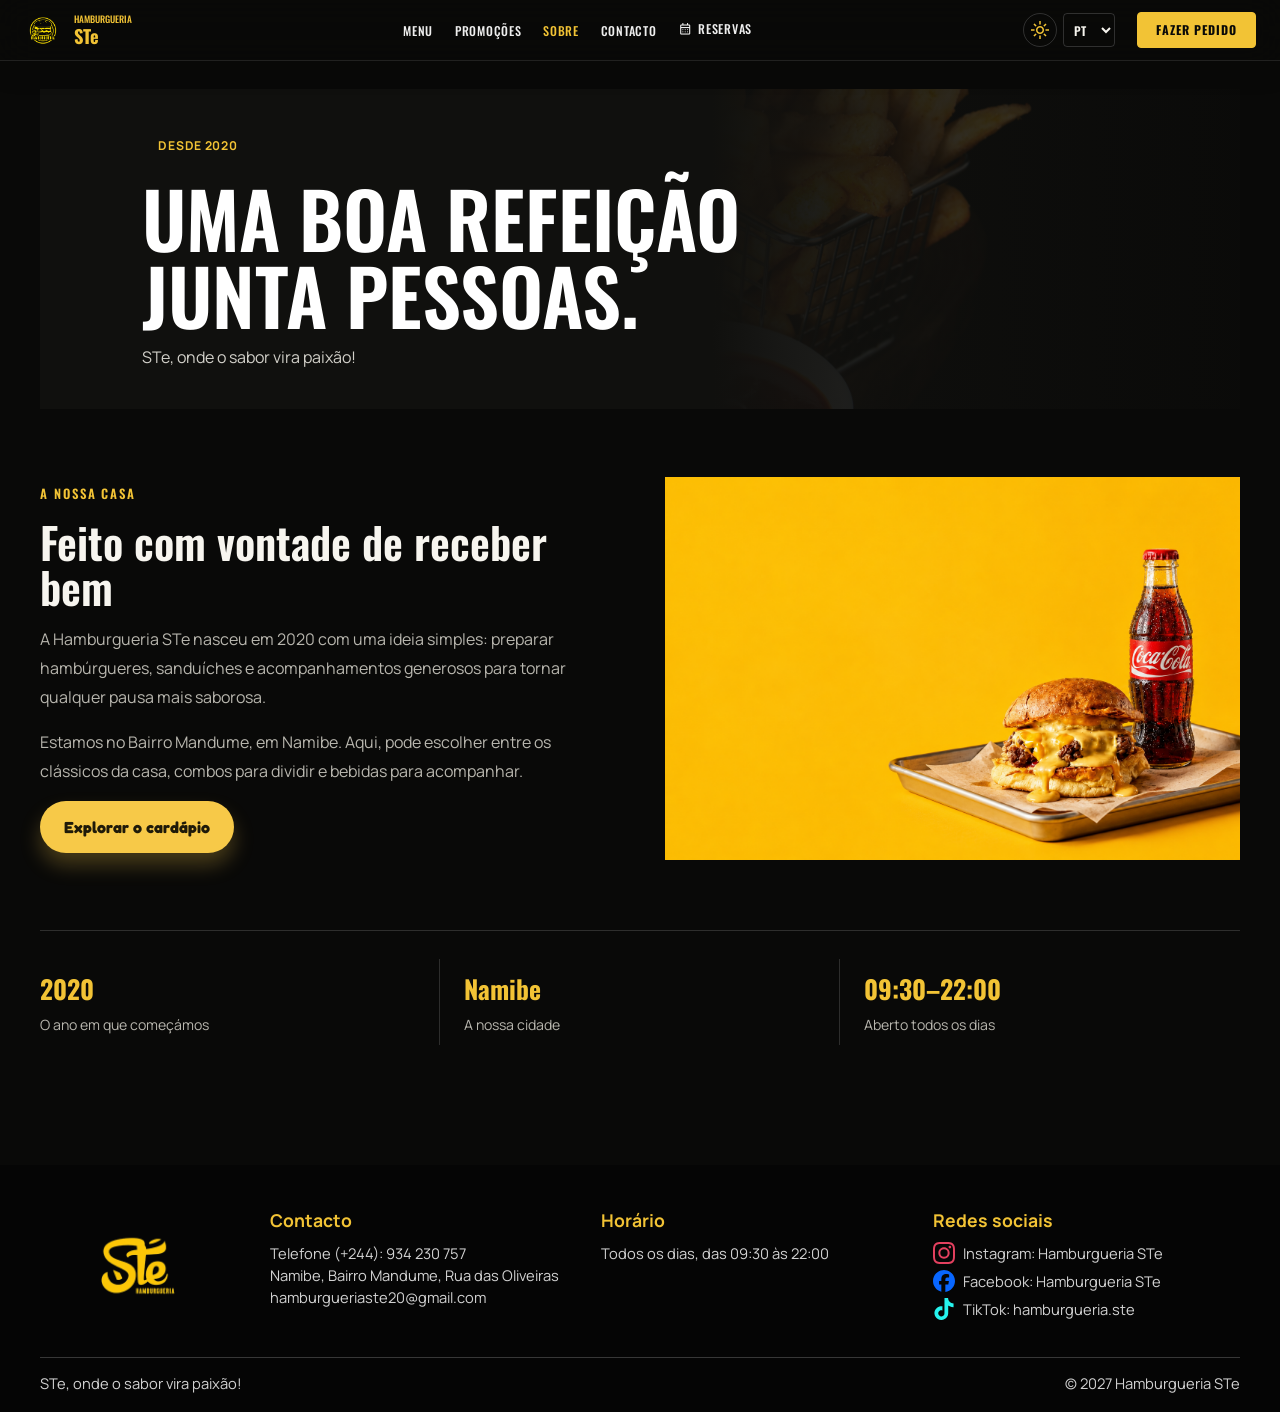
<file: public/sobre.html>
<!DOCTYPE html>
<html lang="pt-br">
<head>
    <meta charset="UTF-8">
    <meta name="viewport" content="width=device-width, initial-scale=1.0">
    <meta name="description" content="Conheça a história e a cozinha da Hamburgueria STe, em Namibe, Angola.">
    <title>Sobre nós | Hamburgueria STe</title>
    <link rel="stylesheet" href="burguer.css">
    <link href="https://fonts.googleapis.com/css2?family=Material+Symbols+Outlined" rel="stylesheet">
    <script src="mobile-menu.js" defer></script>
    <script src="site-motion.js" defer></script>
    <script src="site-preferences.js" defer></script>
    <link rel="apple-touch-icon" sizes="180x180" href="Informações/Menu/favicon_io/apple-touch-icon.png">
    <link rel="icon" href="Informações/Menu/favicon_io/favicon.ico" sizes="any">
    <link rel="icon" type="image/png" sizes="32x32" href="Informações/Menu/favicon_io/favicon-32x32.png">
    <link rel="icon" type="image/png" sizes="16x16" href="Informações/Menu/favicon_io/favicon-16x16.png">
    <link rel="manifest" href="Informações/Menu/favicon_io/site.webmanifest">
</head>
<body class="site-mac">
    <header>
        <nav aria-label="Navegação principal">
            <a class="mac-logo" href="index.html" aria-label="Página inicial da Hamburgueria STe"><img src="Informações/Logotipo sem fundo.png" alt="Hamburgueria STe"><span>HAMBURGUERIA<br><strong>STe</strong></span></a>
            <button class="mobile-menu-toggle" type="button" aria-label="Abrir menu" aria-controls="menu-principal" aria-expanded="false"><span class="material-symbols-outlined" aria-hidden="true">menu</span></button>
            <ul class="navegacao-links" id="menu-principal"><li><a href="cardapio.html#hamburgueres">Menu</a></li><li><a href="index.html#promos">Promoções</a></li><li><a href="sobre.html" aria-current="page">Sobre</a></li><li><a href="contacto.html">Contacto</a></li><li><a class="nav-reservas" href="https://wa.me/244934230757?text=Ol%C3%A1%21%20Gostaria%20de%20fazer%20uma%20reserva." target="_blank" rel="noopener noreferrer"><span class="material-symbols-outlined" aria-hidden="true">calendar_month</span>Reservas</a></li><li class="mobile-nav-order"><a class="header-order" href="https://wa.me/244934230757?text=Ol%C3%A1%21%20Gostaria%20de%20fazer%20um%20pedido." target="_blank" rel="noopener noreferrer">FAZER PEDIDO</a></li></ul>
            <a class="header-order" href="https://wa.me/244934230757?text=Ol%C3%A1%21%20Gostaria%20de%20fazer%20um%20pedido." target="_blank" rel="noopener noreferrer">FAZER PEDIDO</a>
            <div class="site-controls">
                <button class="theme-toggle" data-theme-toggle type="button" aria-label="Ativar modo claro" title="Ativar modo claro" aria-pressed="false"><span class="material-symbols-outlined" aria-hidden="true">light_mode</span></button>
                <select class="language-select" data-language aria-label="Idioma"><option value="pt">PT</option><option value="en">EN</option><option value="es">ES</option></select>
            </div>
        </nav>
    </header>
    <main>
        <section class="pagina-banner" data-reveal>
            <span class="tag">Desde 2020</span>
            <h1>Uma boa refeição junta pessoas.</h1>
            <p>STe, onde o sabor vira paixão!</p>
        </section>
        <section class="pagina-intro" data-reveal>
            <div>
                <span class="pagina-sobretitulo">A nossa casa</span>
                <h2>Feito com vontade de receber bem</h2>
                <p>A Hamburgueria STe nasceu em 2020 com uma ideia simples: preparar hambúrgueres, sanduíches e acompanhamentos generosos para tornar qualquer pausa mais saborosa.</p>
                <p>Estamos no Bairro Mandume, em Namibe. Aqui, pode escolher entre os clássicos da casa, combos para dividir e bebidas para acompanhar.</p>
                <a class="btn btn-primary" href="cardapio.html">Explorar o cardápio</a>
            </div>
            <img src="Informações/Cheeseburger e Coca-Cola no Amarelo.png" alt="Hambúrguer e bebida servidos pela Hamburgueria STe">
        </section>
        <section class="pagina-fatos" aria-label="Informações da Hamburgueria STe" data-reveal>
            <article><strong>2020</strong><span>O ano em que começámos</span></article>
            <article><strong>Namibe</strong><span>A nossa cidade</span></article>
            <article><strong>09:30–22:00</strong><span>Aberto todos os dias</span></article>
        </section>
    </main>
    <footer class="site-footer">
        <div class="footer-conteudo"><a class="footer-marca" href="index.html" aria-label="Página inicial da Hamburgueria STe"><img src="Informações/logotipo-black sem fundo.jpeg" alt="Hamburgueria STe"></a><div class="footer-colunas">
            <section class="footer-bloco"><h2>Contacto</h2><p>Telefone (+244): 934 230 757</p><p>Namibe, Bairro Mandume, Rua das Oliveiras</p><p>hamburgueriaste20@gmail.com</p></section>
            <section class="footer-bloco"><h2>Horário</h2><p>Todos os dias, das 09:30 às 22:00</p></section>
                <section class="footer-bloco"><h2>Redes sociais</h2><a class="footer-social" href="https://www.instagram.com/hamburgueria.ste/" target="_blank" rel="noopener noreferrer" aria-label="Instagram da Hamburgueria STe"><img class="footer-social-logo" src="Informações/Redes-Sociais/instagram.svg" alt="" aria-hidden="true"><span>Instagram: Hamburgueria STe</span></a><a class="footer-social" href="https://www.facebook.com/HamburgueriaSTe/" target="_blank" rel="noopener noreferrer" aria-label="Facebook da Hamburgueria STe"><img class="footer-social-logo" src="Informações/Redes-Sociais/facebook.svg" alt="" aria-hidden="true"><span>Facebook: Hamburgueria STe</span></a><a class="footer-social" href="https://www.tiktok.com/@hamburgueria.ste" target="_blank" rel="noopener noreferrer" aria-label="TikTok da Hamburgueria STe"><img class="footer-social-logo" src="Informações/Redes-Sociais/tiktok.svg" alt="" aria-hidden="true"><span>TikTok: hamburgueria.ste</span></a></section>
        </div></div>
        <div class="footer-final"><p>STe, onde o sabor vira paixão!</p><p>&copy; 2027 Hamburgueria STe</p></div>
    </footer>
</body>
</html>
</file>
<file: burguer.css>
@charset "UTF-8";
@import url('https://fonts.googleapis.com/css2?family=Fredoka:wght@300;400;500;600;700&family=Lobster&display=swap');
@import url('https://fonts.googleapis.com/css2?family=DM+Serif+Display:ital@0;1&family=Oswald:wght@400;500;600;700&family=Manrope:wght@400;500;600;700&display=swap');

:root {
    --preto: #080802e7;
    --preto-suave: #1d1d1d;
    --dourado: #f7c948;
    --dourado-escuro: #e9b91c;
    --off-white: #f7f4ee;
    --cinza-claro: #efeae2;
    --branco: #ffffff;
    --sombra: rgba(17, 17, 17, 0.12);
}

* {
    margin: 0;
    padding: 0;
    box-sizing: border-box;
}

html {
    scroll-behavior: smooth;
}

body {
    font-family: 'Fredoka', sans-serif;
    background: var(--off-white);
    color: var(--preto);
    overflow-x: clip;
    line-height: 1.5;
}

img {
    max-width: 100%;
    display: block;
}

header {
    background: var(--preto);
    box-shadow: 0 4px 18px rgba(0, 0, 0, 0.18);
    position: sticky;
    top: 0;
    z-index: 99;
}

nav {
    display: flex;
    align-items: center;
    justify-content: space-between;
    width: min(1200px, calc(100% - 32px));
    margin: 0 auto;
    padding: 14px 0;
}

nav ul {
    display: flex;
    align-items: center;
    gap: 26px;
    list-style: none;
}

nav ul li a {
    text-decoration: none;
    color: var(--branco);
    font-size: 1rem;
    font-weight: 500;
    letter-spacing: 0.02em;
    transition: color 0.2s ease;
}

nav ul li a:hover {
    color: var(--dourado);
}

nav > img {
    height: 80px;
    object-fit: contain;
}

.cta-button {
    text-decoration: none;
}

nav > a > button,
.btn,
.pedido {
    border: none;
    cursor: pointer;
    font-family: 'Fredoka', sans-serif;
    font-weight: 700;
    transition: transform 0.2s ease, box-shadow 0.2s ease;
}

nav > a > button {
    background: var(--dourado);
    color: var(--preto);
    padding: 12px 22px;
    border-radius: 999px;
    box-shadow: 0 10px 18px rgba(247, 201, 72, 0.28);
}

main {
    width: min(1200px, calc(100% - 32px));
    margin: 0 auto;
    padding: 28px 0 50px;
}

main > h1 {
    position: relative;
    width: fit-content;
    margin: 36px auto 22px;
    padding: 0 12px 10px;
    color: var(--preto-suave);
    font-family: 'Lobster', cursive;
    font-size: 2.4rem;
    font-weight: 400;
    line-height: 1.2;
    text-align: center;
}

main > h1::after {
    position: absolute;
    bottom: 0;
    left: 50%;
    width: 64px;
    height: 4px;
    transform: translateX(-50%);
    border-radius: 999px;
    background: var(--dourado);
    content: "";
}

.hero {
    display: grid;
    grid-template-columns: 1.1fr 0.9fr;
    align-items: center;
    gap: 32px;
    background: var(--preto);
    border-radius: 28px;
    padding: 38px 32px;
    box-shadow: 0 18px 35px rgba(17, 17, 17, 0.12);
    margin-bottom: 28px;
}

.hero-text {
    display: flex;
    flex-direction: column;
    gap: 18px;
}

.tag {
    align-self: flex-start;
    background: var(--dourado);
    color: var(--preto);
    border-radius: 999px;
    padding: 8px 16px;
    font-size: 0.76rem;
    font-weight: 700;
    letter-spacing: 0.06em;
    text-transform: uppercase;
}

.hero-text h1 {
    font-size: clamp(2.5rem, 5vw, 4
    rem);
    line-height: 1.03;
    color: var(--branco);
}

.hero-text p {
    font-size: 1.08rem;
    line-height: 1.7;
    color: rgba(255, 255, 255, 0.75);
    max-width: 560px;
}

.hero-actions {
    display: flex;
    align-items: center;
    gap: 14px;
    margin-top: 6px;
}

.btn {
    display: inline-flex;
    align-items: center;
    justify-content: center;
    text-decoration: none;
    padding: 14px 24px;
    border-radius: 999px;
    font-size: 1rem;
}

.btn-primary {
    background: var(--dourado);
    color: var(--preto);
    box-shadow: 0 12px 20px rgba(247, 201, 72, 0.26);
}

.btn-secondary {
    background: transparent;
    color: var(--branco);
    border: 1px solid rgba(255, 255, 255, 0.35);
}

.hero-visual {
    display: flex;
    justify-content: center;
}

.hero-visual img {
    width: min(100%, 500px);
    height: 420px;
    object-fit: cover;
    border-radius: 22px;
    border: 2px solid rgba(247, 201, 72, 0.35);
    box-shadow: 0 24px 32px rgba(0, 0, 0, 0.25);
}

.banners {
    display: grid;
    grid-template-columns: repeat(3, minmax(0, 1fr));
    gap: 18px;
    margin-bottom: 30px;
}

.banner {
    padding: 22px 20px;
    border-radius: 20px;
    display: flex;
    flex-direction: column;
    gap: 8px;
    box-shadow: 0 10px 20px rgba(17, 17, 17, 0.05);
    border: 1px solid rgba(17, 17, 17, 0.06);
}

.banner-red {
    background: var(--preto);
    color: var(--branco);
}

.banner-yellow {
    background: var(--dourado);
    color: var(--preto);
}

.banner-dark {
    background: #1f1f1f;
    color: var(--branco);
}

.banner strong {
    font-size: 1.2rem;
}

.banner span {
    opacity: 0.82;
}

.Sandes,
.Hamburgueres {
    display: grid;
    gap: 18px;
    margin-top: 18px;
}
    .lista-bebidas {
        display: grid;
        grid-template-columns: repeat(auto-fit, minmax(min(180px, 100%), 1fr));
        gap: 16px;
        margin-top: 18px;
    }
    .bebida-item {
        min-width: 0;
        padding: 18px;
        border: 1px solid rgba(17, 17, 17, 0.07);
        border-radius: 12px;
        background: var(--branco);
        box-shadow: 0 8px 16px var(--sombra);
    }
    .bebida-item h2 {
        color: var(--preto);
        font-size: 1.1rem;
    }
    .bebida-item p {
        margin-top: 6px;
        color: rgba(17, 17, 17, 0.72);
    }

.Sandes {
    grid-template-columns: repeat(auto-fit, minmax(min(300px, 100%), 1fr));
}

.Hamburgueres {
    grid-template-columns: repeat(auto-fit, minmax(min(240px, 100%), 1fr));
}

.produtos,
.card-burguer {
    background: var(--branco);
    border: 1px solid rgba(17, 17, 17, 0.07);
    border-radius: 22px;
    box-shadow: 0 12px 20px var(--sombra);
    overflow: hidden;
}

.produtos {
    display: flex;
    align-items: center;
    gap: 14px;
}

.produtos img {
    width: 150px;
    height: 140px;
    object-fit: cover;
    border-top-left-radius: 16px;
    border-bottom-left-radius: 16px;
    flex-shrink: 0;
}

.info-produto {
    display: flex;
    flex-direction: column;
    gap: 6px;
}

.info-produto h2,
.card-burguer h2 {
    font-size: 1.32rem;
    color: var(--preto);
}

.info-produto p,
.card-burguer p {
    color: rgba(17, 17, 17, 0.72);
    line-height: 1.5;
}

.card-burguer {
    display: flex;
    flex-direction: column;
    gap: 12px;
    padding: 14px;
}

.card-burguer img {
    width: 100%;
    height: 220px;
    object-fit: cover;
    border-top-left-radius: 16px;
    border-top-right-radius: 16px;
    border-bottom-left-radius: 2px;
    border-bottom-right-radius: 2px;
}

.pedido {
    margin-top: auto;
    display: inline-flex;
    align-items: center;
    justify-content: center;
    background: #ffffff;
    border: var(--dourado-escuro);
    color: var(--dourado-escuro);
    padding: 12px 18px;
    border-radius: 999px;
    font-size: 0.96rem;
    border: 1px solid ;
    text-decoration: none;
        font-family: 'Fredoka', sans-serif;
        font-weight: 700;
        cursor: pointer;
}

.pedido:hover {
    color: var(--preto-suave);
    background: var(--dourado-escuro);
    transition-delay: 0.5s;
    transition: color 1s;
}

.banner-destaque {
    position: relative;
    width: 100%;
    min-width: 0;
    height: clamp(360px, 44vw, 520px);
    margin-bottom: 30px;
    overflow: hidden;
    border-radius: 22px;
    background: var(--preto-suave);
}

.banner-destaque::after {
    position: absolute;
    inset: 0;
    background: linear-gradient(90deg, rgba(0, 0, 0, 0.78), rgba(0, 0, 0, 0.04));
    content: "";
}

.banner-destaque img {
    position: absolute;
    inset: 0;
    width: 100%;
    height: 100%;
    object-fit: cover;
    transition: opacity 0.45s cubic-bezier(0.22, 0.61, 0.36, 1), transform 0.45s cubic-bezier(0.22, 0.61, 0.36, 1);
}

.banner-destaque img[hidden] {
    display: none;
}

.banner-conteudo {
    position: absolute;
    z-index: 1;
    right: 7%;
    bottom: 16%;
    left: 7%;
    max-width: 520px;
    color: var(--branco);
    transition: opacity 0.45s cubic-bezier(0.22, 0.61, 0.36, 1), transform 0.45s cubic-bezier(0.22, 0.61, 0.36, 1);
}

.banner-conteudo span {
    color: var(--dourado);
    font-weight: 700;
    font-size: 0.9rem;
    text-transform: uppercase;
}

.banner-conteudo h1 {
    margin: 6px 0;
    font-size: 2.25rem;
    line-height: 1.1;
}

.banner-conteudo p {
    font-size: 0.98rem;
}

.banner-conteudo strong {
    display: block;
    margin-top: 10px;
    color: var(--branco);
    font-size: 1rem;
    font-weight: 700;
}

.banner-controles {
    position: absolute;
    z-index: 2;
    right: 14px;
    bottom: 12px;
    display: flex;
    align-items: center;
    gap: 8px;
}

.banner-controle {
    min-height: 40px;
    padding: 0 14px;
    border: 1px solid rgba(255, 255, 255, 0.65);
    border-radius: 999px;
    background: rgba(8, 8, 2, 0.75);
    color: var(--branco);
    cursor: pointer;
    font-family: 'Fredoka', sans-serif;
    font-size: 0.9rem;
    transition: background 0.2s ease, color 0.2s ease;
}

.banner-controle:focus-visible {
    outline: 2px solid var(--dourado);
    outline-offset: 2px;
}

.banner-progresso {
    flex: 0 1 76px;
    width: 76px;
    min-width: 48px;
    height: 4px;
    overflow: hidden;
    border-radius: 999px;
    background: rgba(255, 255, 255, 0.45);
}

.banner-progresso span {
    display: block;
    width: 0;
    height: 100%;
    border-radius: inherit;
    background: var(--dourado);
}

.banner-destaque.trocando img {
    opacity: 0;
    transform: scale(1.02);
}

.banner-destaque.trocando .banner-conteudo {
    opacity: 0;
    transform: translateY(10px);
}

.site-footer {
    padding: 42px max(16px, calc((100% - 1200px) / 2)) 18px;
    background: var(--preto-suave);
    color: var(--branco);
    border-top: 4px solid var(--dourado);
}

.footer-conteudo {
    display: grid;
    grid-template-columns: 190px 1fr;
    align-items: center;
    gap: 40px;
}

.footer-marca img {
    width: 100%;
    max-width: 190px;
    max-height: 120px;
    object-fit: contain;
}

.footer-colunas {
    display: grid;
    grid-template-columns: repeat(3, minmax(0, 1fr));
    gap: 24px;
}

.footer-bloco h2 {
    margin-bottom: 8px;
    color: var(--dourado);
    font-size: 1.1rem;
}

.footer-bloco p,
.footer-final p {
    overflow-wrap: anywhere;
    color: rgba(255, 255, 255, 0.82);
    font-size: 0.92rem;
}

.footer-social {
    display: flex;
    align-items: center;
    gap: 8px;
    margin-bottom: 6px;
    color: rgba(255, 255, 255, 0.82);
    font-size: 0.92rem;
    text-decoration: none;
}

.footer-social-logo {
    width: 22px;
    height: 22px;
    flex: 0 0 22px;
    object-fit: contain;
}

.footer-social:hover {
    color: var(--dourado);
}

#hamburgueres,
#combos-extras {
    scroll-margin-top: 120px;
}

.footer-final {
    display: flex;
    justify-content: space-between;
    gap: 16px;
    margin-top: 30px;
    padding-top: 14px;
    border-top: 1px solid rgba(255, 255, 255, 0.2);
}
.pedido-dialog {
    width: min(460px, calc(100% - 32px));
    max-height: min(90vh, 680px);
    margin: auto;
    padding: 24px;
    overflow-y: auto;
    border: 0;
    border-radius: 16px;
    background: var(--off-white);
    color: var(--preto);
    box-shadow: 0 20px 60px rgba(0, 0, 0, 0.3);
}

.pedido-dialog::backdrop {
    background: rgba(0, 0, 0, 0.65);
    backdrop-filter: blur(3px);
}

.pedido-dialog-etiqueta {
    color: #86630b;
    font-size: 0.76rem;
    font-weight: 700;
    text-transform: uppercase;
}

.pedido-dialog h2 {
    margin: 4px 0 8px;
    font-size: 1.6rem;
}

.pedido-dialog-comida {
    margin-bottom: 16px;
    padding: 10px 12px;
    border-left: 3px solid var(--dourado-escuro);
    background: var(--branco);
    font-weight: 600;
}

.bebidas-opcoes {
    display: grid;
    grid-template-columns: repeat(3, minmax(0, 1fr));
    gap: 8px;
    min-width: 0;
    padding: 0;
    border: 0;
}

.bebidas-opcoes legend {
    margin-bottom: 8px;
    font-weight: 600;
}

.bebida-opcao {
    position: relative;
    display: flex;
    min-width: 0;
    min-height: 78px;
    flex-direction: column;
    align-items: center;
    justify-content: center;
    gap: 5px;
    padding: 8px 5px;
    border: 1px solid rgba(17, 17, 17, 0.14);
    border-radius: 10px;
    background: var(--branco);
    color: var(--preto);
    cursor: pointer;
    font-size: 0.86rem;
    font-weight: 600;
    text-align: center;
    transition: border-color 0.18s ease, background 0.18s ease, box-shadow 0.18s ease;
}

.bebida-opcao input {
    position: absolute;
    inset: 0;
    width: 100%;
    height: 100%;
    margin: 0;
    opacity: 0;
    cursor: pointer;
}

.bebida-opcao:has(input:checked) {
    border-color: var(--dourado-escuro);
    background: #fff8e5;
    box-shadow: inset 0 0 0 1px var(--dourado-escuro);
}

.bebida-opcao:has(input:focus-visible) {
    outline: 2px solid var(--preto-suave);
    outline-offset: 2px;
}

.bebida-opcao .material-symbols-outlined {
    color: #86630b;
    font-size: 1.35rem;
}

.bebida-sem {
    grid-column: span 2;
    min-height: 54px;
    flex-direction: row;
}

.pedido-dialog-acoes {
    display: flex;
    flex-wrap: wrap;
    justify-content: flex-end;
    gap: 10px;
    margin-top: 20px;
}

.pedido-dialog-acoes button {
    min-height: 44px;
    padding: 0 14px;
    border: 0;
    border-radius: 8px;
    font: inherit;
    font-weight: 600;
    cursor: pointer;
}

.dialog-cancelar {
    background: var(--cinza-claro);
    color: var(--preto);
}

.dialog-confirmar {
    background: var(--dourado);
    color: var(--preto);
}

.dialog-confirmar:disabled {
    cursor: not-allowed;
    opacity: 0.5;
}

#bebidas {
    scroll-margin-top: 120px;
}

@media (prefers-reduced-motion: reduce) {
    .banner-destaque img,
    .banner-conteudo,
    .banner-controle {
        transition: none;
    }
}

@media (max-width: 840px) {
    nav {
        flex-wrap: wrap;
        justify-content: center;
        gap: 12px;
        padding: 18px 0;
    }

    nav ul {
        width: 100%;
        justify-content: center;
        flex-wrap: wrap;
    }

    .hero {
        grid-template-columns: 1fr;
        text-align: center;
    }

    .banner-destaque {
        height: clamp(360px, 58vw, 480px);
    }

    .hero-text {
        align-items: center;
    }

    .hero-actions {
        justify-content: center;
        flex-wrap: wrap;
    }

    .banners {
        grid-template-columns: 1fr;
    }

    .footer-conteudo {
        grid-template-columns: 1fr;
        gap: 28px;
        justify-items: center;
        text-align: center;
    }

    .footer-colunas {
        width: 100%;
        grid-template-columns: repeat(auto-fit, minmax(160px, 1fr));
    }
}

@media (max-width: 520px) {
    .banner-destaque {
        height: min(78vh, 460px);
        min-height: 340px;
    }

    .produtos img {
        border-bottom-left-radius: 0px;
    }
    
    .banner-conteudo {
        right: 22px;
        bottom: 92px;
        left: 22px;
    }

    .banner-conteudo h1 {
        font-size: 1.6rem;
    }

    .banner-conteudo p {
        font-size: 0.88rem;
    }

    .banner-controles {
        right: 8px;
        bottom: 10px;
        left: 8px;
        flex-wrap: wrap;
        justify-content: flex-end;
        gap: 5px;
    }

    .banner-controle {
        min-height: 36px;
        padding: 0 9px;
        font-size: 0.8rem;
    }

    .banner-progresso {
        flex-basis: 52px;
        width: 52px;
    }

    .pedido-dialog {
        padding: 18px;
    }

    .bebidas-opcoes {
        grid-template-columns: repeat(2, minmax(0, 1fr));
    }

    .bebida-opcao {
        min-height: 70px;
    }

    .pedido-dialog-acoes button {
        flex: 1 1 140px;
    }

    .produtos {
        flex-direction: column;
        align-items: flex-start;
    }

    .produtos img {
        width: 100%;
        height: 180px;
    }

    .hero {
        padding: 26px 20px;
    }

    .footer-final {
        flex-direction: column;
        align-items: center;
        text-align: center;
    }
}

.site-mac {
    --mac-black: #090908;
    --mac-panel: #141412;
    --mac-gold: #f2c335;
    --mac-muted: #b8b6ae;
    background: var(--mac-black);
    color: #f7f5ef;
    font-family: 'Manrope', sans-serif;
}

.site-mac header {
    background: rgba(9, 9, 8, 0.78);
    border-bottom: 1px solid rgba(255, 255, 255, 0.1);
    box-shadow: 0 8px 28px rgba(0, 0, 0, 0.16);
    -webkit-backdrop-filter: blur(18px) saturate(140%);
    backdrop-filter: blur(18px) saturate(140%);
}

.site-mac nav {
    width: min(1440px, calc(100% - 48px));
    min-height: 72px;
    padding: 8px 0;
}

.site-mac nav > a:first-child {
    display: flex;
    flex-shrink: 0;
    align-items: center;
    gap: 12px;
    color: var(--mac-gold);
    text-decoration: none;
}

.site-mac nav > a:first-child img,
.site-mac nav > img {
    width: 48px;
    height: 48px;
    object-fit: contain;
    filter: brightness(0) saturate(100%) invert(77%) sepia(77%) saturate(644%) hue-rotate(2deg) brightness(103%) contrast(101%);
}

.site-mac nav > a:first-child span {
    font-family: 'Oswald', sans-serif;
    font-size: 0.68rem;
    font-weight: 500;
    line-height: 1.15;
    letter-spacing: 0;
}

.site-mac nav > a:first-child strong {
    font-size: 1.35rem;
}

.mobile-menu-toggle,
.mobile-nav-order {
    display: none;
}

.mobile-menu-toggle {
    border: 0;
    background: transparent;
    color: #f7f5ef;
    cursor: pointer;
}

.mobile-menu-toggle .material-symbols-outlined {
    font-size: 1.8rem;
}

.site-mac nav ul {
    gap: clamp(14px, 2.7vw, 40px);
}

.site-mac nav ul li a {
    color: #eee;
    font-family: 'Oswald', sans-serif;
    font-size: 0.88rem;
    font-weight: 500;
    letter-spacing: 0.08em;
    text-transform: uppercase;
}

.site-mac nav ul li a:hover,
.site-mac nav ul li a[aria-current="page"] {
    color: var(--mac-gold);
}

.site-mac .header-order,
.site-mac nav > a > button {
    display: inline-flex;
    min-height: 44px;
    align-items: center;
    justify-content: center;
    padding: 0 22px;
    border: 1px solid var(--mac-gold);
    border-radius: 4px;
    background: var(--mac-gold);
    box-shadow: none;
    color: var(--mac-black);
    font-family: 'Oswald', sans-serif;
    font-size: 0.85rem;
    font-weight: 700;
    letter-spacing: 0.08em;
    text-decoration: none;
}

.site-mac main {
    color: #f7f5ef;
}

.home-main {
    width: 100%;
    max-width: none;
    margin: 0;
    padding: 0;
}

.home-main > :not(.home-showcase) {
    display: none;
}

.home-showcase {
    display: block;
}

.mac-home-hero {
    position: relative;
    display: flex;
    min-height: min(790px, calc(100svh - 72px));
    align-items: flex-start;
    overflow: hidden;
    padding: clamp(24px, 4vh, 38px) max(15px, calc((100% - 1440px) / 2));
    background: #080807;
}

.mac-hero-image {
    animation: mac-image-arrive 1.2s cubic-bezier(0.2, 0.7, 0.2, 1) both;
}

.mac-hero-copy {
    animation: mac-copy-arrive 0.8s 0.12s cubic-bezier(0.2, 0.7, 0.2, 1) both;
}

@keyframes mac-image-arrive {
    from { opacity: 0.35; transform: scale(1.06); }
    to { opacity: 1; transform: scale(1); }
}

@keyframes mac-copy-arrive {
    from { opacity: 0; transform: translateY(24px); }
    to { opacity: 1; transform: translateY(0); }
}

.mac-home-hero::after {
    position: absolute;
    inset: 0;
    background: linear-gradient(90deg, rgba(8, 8, 7, 0.94) 0%, rgba(8, 8, 7, 0.8) 36%, rgba(8, 8, 7, 0.38) 100%), linear-gradient(0deg, rgba(8, 8, 7, 0.68), rgba(8, 8, 7, 0.22) 72%);
    content: "";
}

.mac-hero-image {
    position: absolute;
    inset: 0;
    width: 100%;
    height: 100%;
    object-fit: cover;
    object-position: 62% center;
}

.mac-hero-copy {
    position: relative;
    z-index: 1;
    width: min(620px, 62%);
    padding: 0;
}

.mac-kicker,
.mac-section-heading > p,
.mac-promo > div > p,
.mac-about-copy > p:first-child,
.mac-contact-strip > div > p {
    color: var(--mac-gold);
    font-family: 'Oswald', sans-serif;
    font-size: 0.8rem;
    font-weight: 600;
    letter-spacing: 0.18em;
    text-transform: uppercase;
}

.mac-kicker {
    display: inline-block;
    padding: 5px 14px;
    border: 1px solid rgba(242, 195, 53, 0.5);
    border-radius: 999px;
    background: rgba(242, 195, 53, 0.08);
    color: var(--mac-gold);
    font-size: 0.72rem;
    font-weight: 600;
    letter-spacing: 0.2em;
    text-transform: uppercase;
}

.mac-hero-copy h1 {
    margin: 26px 0 16px;
    color: #f7f5ef;
    font-family: 'DM Serif Display', Georgia, serif;
    font-size: clamp(4.4rem, 8.8vw, 6.8rem);
    font-weight: 400;
    line-height: 0.84;
    text-transform: uppercase;
}

.mac-hero-copy h1 em,
.mac-about-copy h2 em {
    color: var(--mac-gold);
    font-style: normal;
}

.mac-hero-copy h1 span {
    font-size: 0.78em;
}

.mac-hero-copy > p {
    max-width: 440px;
    color: rgba(255, 255, 255, 0.76);
    font-size: 1rem;
    line-height: 1.7;
}

.mac-hero-actions,
.pagina-acoes {
    display: flex;
    flex-wrap: wrap;
    gap: 14px;
    margin-top: 28px;
}

.mac-button {
    display: inline-flex;
    min-height: 52px;
    align-items: center;
    justify-content: center;
    padding: 0 24px;
    border: 1px solid transparent;
    border-radius: 4px;
    font-family: 'Oswald', sans-serif;
    font-size: 0.86rem;
    font-weight: 600;
    letter-spacing: 0.1em;
    text-decoration: none;
    transition: background 0.2s ease, color 0.2s ease, transform 0.2s ease;
}

.mac-button:hover {
    transform: translateY(-2px);
}

.mac-button-gold {
    background: var(--mac-gold);
    color: var(--mac-black);
}

.mac-button-outline {
    border-color: var(--mac-gold);
    color: var(--mac-gold);
}

.mac-button-outline:hover {
    background: var(--mac-gold);
    color: var(--mac-black);
}

.mac-social-proof {
    display: inline-flex;
    align-items: baseline;
    gap: 12px;
    margin-top: 44px;
    color: #d3d0c8;
    font-size: 0.82rem;
    text-decoration: none;
}

.mac-social-proof strong {
    color: var(--mac-gold);
    font-family: 'Oswald', sans-serif;
    font-size: 1.35rem;
}

.mac-marquee {
    overflow: hidden;
    padding: 16px 0;
    border-top: 1px solid rgba(242, 195, 53, 0.55);
    border-bottom: 1px solid rgba(242, 195, 53, 0.55);
    background: var(--mac-gold);
    color: var(--mac-black);
    font-family: 'Oswald', sans-serif;
    font-size: 0.85rem;
    font-weight: 600;
    letter-spacing: 0.13em;
    white-space: nowrap;
}

.mac-marquee-track {
    display: flex;
    width: max-content;
    animation: mac-marquee 24s linear infinite;
    will-change: transform;
}

.mac-marquee-item {
    display: block;
    flex: none;
    padding-right: 1.5rem;
}

.mac-marquee:hover .mac-marquee-track {
    animation-play-state: paused;
}

@keyframes mac-marquee {
    to { transform: translate3d(-50%, 0, 0); }
}

.mac-section {
    width: min(1320px, calc(100% - 48px));
    margin: 0 auto;
    padding: 88px 0;
}

.mac-section-heading {
    margin-bottom: 30px;
}

.mac-section-heading > p {
    margin-bottom: 8px;
}

.mac-section-heading h2,
.mac-contact-strip h2 {
    color: #f7f5ef;
    font-family: 'Oswald', sans-serif;
    font-size: clamp(1.8rem, 3vw, 2.8rem);
    font-weight: 600;
    line-height: 1.12;
}

.mac-category-grid {
    display: grid;
    grid-template-columns: repeat(5, minmax(0, 1fr));
    gap: 14px;
}

.mac-category {
    display: flex;
    min-height: 142px;
    flex-direction: column;
    align-items: center;
    justify-content: center;
    gap: 12px;
    border: 1px solid rgba(255, 255, 255, 0.12);
    border-radius: 6px;
    background: #111110;
    color: #f5f2e9;
    text-align: center;
    text-decoration: none;
    transition: background 0.25s ease, border-color 0.25s ease, color 0.25s ease, transform 0.25s ease;
}

.mac-category:hover {
    transform: translateY(-4px);
    border-color: var(--mac-gold);
    background: #181713;
    color: var(--mac-gold);
}

.mac-category:focus-visible {
    outline: 2px solid var(--mac-gold);
    outline-offset: 3px;
}

.mac-category .material-symbols-outlined {
    color: var(--mac-gold);
    font-size: 2rem;
}

.mac-category strong {
    font-family: 'Oswald', sans-serif;
    font-size: 0.9rem;
    font-weight: 500;
    letter-spacing: 0.08em;
}

.mac-text-link {
    display: inline-flex;
    align-items: center;
    gap: 10px;
    margin-top: 24px;
    color: var(--mac-gold);
    font-family: 'Oswald', sans-serif;
    font-size: 0.82rem;
    font-weight: 600;
    letter-spacing: 0.1em;
    text-decoration: none;
}

.mac-text-link span {
    font-size: 1.15rem;
}

.mac-favorites {
    padding-top: 24px;
}

.mac-feature-grid {
    display: grid;
    grid-template-columns: repeat(3, minmax(0, 1fr));
    gap: 20px;
}

.mac-feature {
    min-width: 0;
    color: inherit;
    text-decoration: none;
}

.mac-feature-image {
    position: relative;
    height: 300px;
    overflow: hidden;
    background: var(--mac-panel);
}

.mac-feature-image img {
    width: 100%;
    height: 100%;
    object-fit: cover;
    transition: transform 0.35s ease;
}

.mac-feature:hover .mac-feature-image img {
    transform: scale(1.04);
}

.mac-feature-image > span {
    position: absolute;
    top: 14px;
    left: 14px;
    padding: 7px 10px;
    background: var(--mac-gold);
    color: var(--mac-black);
    font-family: 'Oswald', sans-serif;
    font-size: 0.72rem;
    font-weight: 600;
    letter-spacing: 0.1em;
}

.mac-feature-info {
    display: flex;
    justify-content: space-between;
    gap: 14px;
    padding: 16px 0;
    border-bottom: 1px solid rgba(255, 255, 255, 0.18);
}

.mac-feature-info h3 {
    color: #f7f5ef;
    font-family: 'Oswald', sans-serif;
    font-size: 1.2rem;
    font-weight: 600;
}

.mac-feature-info p {
    margin-top: 6px;
    color: var(--mac-muted);
    font-size: 0.82rem;
    line-height: 1.5;
}

.mac-feature-info > strong {
    flex-shrink: 0;
    color: var(--mac-gold);
    font-size: 0.88rem;
}

.mac-promo {
    position: relative;
    display: flex;
    min-height: 350px;
    align-items: center;
    overflow: hidden;
    padding: 48px max(24px, calc((100% - 1320px) / 2));
    background: var(--mac-gold);
    color: var(--mac-black);
}

.mac-promo > div {
    position: relative;
    z-index: 1;
}

.mac-promo > div > p {
    color: #372c0a;
}

.mac-promo h2 {
    margin: 10px 0 24px;
    font-family: 'Oswald', sans-serif;
    font-size: clamp(2.7rem, 5vw, 4.5rem);
    font-weight: 700;
    line-height: 0.98;
    text-transform: uppercase;
}

.mac-button-dark {
    background: var(--mac-black);
    color: white;
}

.mac-promo > img {
    position: absolute;
    top: 0;
    right: 8%;
    width: 46%;
    height: 100%;
    object-fit: contain;
}

.mac-promo-price {
    position: absolute;
    right: max(24px, calc((100% - 1320px) / 2));
    bottom: 26px;
    color: var(--mac-black);
    font-family: 'Oswald', sans-serif;
    font-size: 1.35rem;
}

.mac-promo-price small {
    font-size: 0.75rem;
}

.mac-how {
    padding-bottom: 96px;
}

.mac-steps {
    display: grid;
    grid-template-columns: repeat(3, minmax(0, 1fr));
    border-top: 1px solid rgba(255, 255, 255, 0.18);
}

.mac-steps article {
    min-height: 170px;
    padding: 24px 24px 0 0;
    border-right: 1px solid rgba(255, 255, 255, 0.18);
}

.mac-steps article + article {
    padding-left: 24px;
}

.mac-steps article:last-child {
    border-right: 0;
}

.mac-steps article > span {
    color: var(--mac-gold);
    font-family: 'Oswald', sans-serif;
    font-size: 1rem;
}

.mac-steps h3 {
    margin: 14px 0 6px;
    font-family: 'Oswald', sans-serif;
    font-size: 1.15rem;
    font-weight: 500;
}

.mac-steps p {
    color: var(--mac-muted);
    font-size: 0.9rem;
}

.mac-about {
    display: grid;
    min-height: 460px;
    grid-template-columns: 0.85fr 1.15fr;
    align-items: center;
    gap: 54px;
    padding: 76px max(24px, calc((100% - 1320px) / 2));
    background: #141412;
}

.mac-about-copy h2 {
    margin: 14px 0;
    font-family: 'Oswald', sans-serif;
    font-size: clamp(3.4rem, 6vw, 5.6rem);
    font-weight: 700;
    line-height: 0.95;
    text-transform: uppercase;
}

.mac-about-copy > p:not(:first-child) {
    max-width: 450px;
    color: var(--mac-muted);
    font-size: 0.97rem;
    line-height: 1.8;
}

.mac-about > img {
    width: 100%;
    height: 380px;
    object-fit: cover;
}

.mac-contact-strip {
    display: flex;
    min-height: 190px;
    align-items: center;
    justify-content: space-between;
    gap: 24px;
    padding: 42px max(24px, calc((100% - 1320px) / 2));
    border-bottom: 1px solid rgba(255, 255, 255, 0.15);
}

body.reveal-enabled [data-reveal] {
    opacity: 0;
    transform: translateY(28px);
    transition: opacity 0.65s ease, transform 0.65s cubic-bezier(0.2, 0.7, 0.2, 1);
}

body.reveal-enabled [data-reveal].is-visible {
    opacity: 1;
    transform: translateY(0);
}

body.reveal-enabled .mac-category[data-reveal],
body.reveal-enabled .mac-feature[data-reveal] {
    transition-delay: 0s;
}

body.reveal-enabled .mac-category:nth-child(2)[data-reveal],
body.reveal-enabled .mac-feature:nth-child(2)[data-reveal] {
    transition-delay: 100ms;
}

body.reveal-enabled .mac-category:nth-child(3)[data-reveal],
body.reveal-enabled .mac-feature:nth-child(3)[data-reveal] {
    transition-delay: 200ms;
}

body.reveal-enabled .mac-category:nth-child(4)[data-reveal] {
    transition-delay: 300ms;
}

body.reveal-enabled .mac-category:nth-child(5)[data-reveal] {
    transition-delay: 400ms;
}

.mac-contact-strip h2 {
    margin-top: 8px;
}

.site-mac .site-footer {
    border-top: 0;
    background: #050505;
}

.site-mac .footer-bloco h2 {
    color: var(--mac-gold);
}

.site-mac .footer-social .material-symbols-outlined {
    color: var(--mac-gold);
}

.site-mac .pedido {
    width: 100%;
    min-height: 46px;
    border: 1px solid var(--mac-gold);
    border-radius: 4px;
    background: transparent;
    color: var(--mac-gold);
    font-size: 0.87rem;
    text-decoration: none;
}

.site-mac .pedido:hover {
    background: var(--mac-gold);
    color: var(--mac-black);
}

.site-mac .card-burguer {
    gap: 10px;
    border: 1px solid rgba(255, 255, 255, 0.12);
    border-radius: 4px;
    background: var(--mac-panel);
    box-shadow: none;
    color: #f7f5ef;
}

.site-mac .card-burguer h2,
.site-mac .card-burguer p {
    color: #f7f5ef;
}

.site-mac .card-burguer p {
    color: var(--mac-gold);
    font-weight: 700;
}

.site-mac main > h1,
.site-mac main > h2 {
    color: #f7f5ef;
    font-family: 'Oswald', sans-serif;
    font-size: 2.1rem;
    font-weight: 500;
    text-transform: uppercase;
}

.site-mac main > h1::after,
.site-mac main > h2::after {
    background: var(--mac-gold);
}

.pagina-banner {
    position: relative;
    display: flex;
    min-height: 300px;
    flex-direction: column;
    align-items: flex-start;
    justify-content: center;
    margin-bottom: 48px;
    padding: 40px clamp(24px, 8vw, 120px);
    background: linear-gradient(90deg, #10100e, #10100e 56%, rgba(16, 16, 14, 0.65)), url('Informações/sk-CK6tjAIMJWM-unsplash.jpg') center 48% / cover;
}

.pagina-banner .tag {
    border-radius: 999px;
    background: transparent;
    color: var(--mac-gold);
}

.pagina-banner h1 {
    max-width: 760px;
    margin-top: 16px;
    color: #fff;
    font-family: 'Oswald', sans-serif;
    font-size: clamp(2.8rem, 6vw, 5rem);
    font-weight: 600;
    line-height: 1;
    text-transform: uppercase;
}

.pagina-banner > p {
    max-width: 600px;
    margin-top: 12px;
    color: #d2d0c9;
}

.site-mac .lista-bebidas {
    margin-bottom: 60px;
}

.site-mac .bebida-item {
    display: flex;
    flex-direction: column;
    overflow: hidden;
    padding: 12px;
    border-color: rgba(255, 255, 255, 0.12);
    border-radius: 4px;
    background: var(--mac-panel);
    box-shadow: none;
}

.site-mac .bebida-item img {
    width: 100%;
    height: auto;
    aspect-ratio: 4 / 3;
    object-fit: contain;
    border-radius: 3px;
    background: rgba(255, 255, 255, 0.035);
}

.site-mac .bebida-item h2 {
    display: flex;
    min-height: 2.4em;
    align-items: center;
    justify-content: center;
    margin-top: 12px;
    color: #f7f5ef;
    font-size: 1rem;
    line-height: 1.2;
    text-align: center;
}

.pagina-intro {
    display: grid;
    grid-template-columns: 1fr 1fr;
    align-items: center;
    gap: 50px;
    padding: 20px 0 70px;
}

.pagina-intro > div {
    display: flex;
    flex-direction: column;
    align-items: flex-start;
    gap: 16px;
}

.pagina-sobretitulo {
    color: var(--mac-gold);
    font-family: 'Oswald', sans-serif;
    font-size: 0.8rem;
    font-weight: 600;
    letter-spacing: 0.15em;
    text-transform: uppercase;
}

.pagina-intro h2 {
    font-family: 'Oswald', sans-serif;
    font-size: 2.7rem;
    font-weight: 600;
    line-height: 1.05;
}

.pagina-intro p {
    color: var(--mac-muted);
    line-height: 1.8;
}

.pagina-intro > img {
    width: 100%;
    max-height: 480px;
    object-fit: cover;
}

.pagina-fatos {
    display: grid;
    grid-template-columns: repeat(3, minmax(0, 1fr));
    padding: 28px 0 70px;
    border-top: 1px solid rgba(255, 255, 255, 0.15);
}

.pagina-fatos article {
    display: flex;
    flex-direction: column;
    gap: 6px;
    padding: 10px 24px;
    border-right: 1px solid rgba(255, 255, 255, 0.15);
}

.pagina-fatos article:first-child {
    padding-left: 0;
}

.pagina-fatos article:last-child {
    border: 0;
}

.pagina-fatos strong {
    color: var(--mac-gold);
    font-family: 'Oswald', sans-serif;
    font-size: 1.6rem;
}

.pagina-fatos span {
    color: var(--mac-muted);
    font-size: 0.88rem;
}

.pagina-contacto {
    display: grid;
    grid-template-columns: repeat(2, minmax(0, 1fr));
    gap: 1px;
    background: rgba(255, 255, 255, 0.14);
}

.contato-item {
    display: flex;
    min-height: 170px;
    gap: 20px;
    padding: 28px;
    background: var(--mac-black);
}

.contato-item > .material-symbols-outlined {
    color: var(--mac-gold);
    font-size: 1.8rem;
}

.contato-item h2 {
    margin-bottom: 8px;
    font-family: 'Oswald', sans-serif;
    font-size: 1.15rem;
    font-weight: 500;
}

.contato-item p {
    color: var(--mac-muted);
    line-height: 1.7;
}

.contato-item a {
    display: inline-block;
    margin-top: 10px;
    color: var(--mac-gold);
    font-size: 0.85rem;
    text-decoration: none;
}

.btn-claro {
    border-color: var(--mac-gold);
    color: var(--mac-gold);
}

.site-mac #hamburgueres,
.site-mac #combos,
.site-mac #sanduiches,
.site-mac #extras,
.site-mac #bebidas,
.site-mac #menu,
.site-mac #promos,
.site-mac #about,
.site-mac #contact {
    scroll-margin-top: 92px;
}

@media (max-width: 840px) {
    .site-mac nav {
        flex-wrap: wrap;
        justify-content: space-between;
        gap: 12px;
        padding: 10px 0;
    }

    .site-mac nav ul {
        order: 3;
        width: 100%;
        justify-content: center;
        gap: 22px;
    }

    .mac-home-hero {
        min-height: 680px;
    }

    .mac-category-grid {
        grid-template-columns: repeat(3, minmax(0, 1fr));
    }

    .mac-hero-image {
        inset: 0;
        width: 100%;
    }

    .mac-hero-copy {
        width: min(620px, 80%);
    }

    .mac-feature-image {
        height: 240px;
    }

    .mac-about {
        gap: 28px;
    }

    .mac-about > img {
        height: 310px;
    }
}

@media (max-width: 560px) {
    .site-mac nav {
        position: relative;
        flex-wrap: nowrap;
        width: calc(100% - 28px);
    }

    .site-mac nav ul {
        position: absolute;
        top: 100%;
        right: 0;
        left: 0;
        display: none;
        width: auto;
        flex-direction: column;
        align-items: stretch;
        gap: 0;
        padding: 8px 16px 16px;
        border: 1px solid rgba(255, 255, 255, 0.12);
        border-radius: 0 0 6px 6px;
        background: rgba(9, 9, 8, 0.84);
        box-shadow: 0 16px 30px rgba(0, 0, 0, 0.3);
        -webkit-backdrop-filter: blur(18px) saturate(140%);
        backdrop-filter: blur(18px) saturate(140%);
    }

    .site-mac nav ul.is-open {
        display: flex;
    }

    .site-mac .mobile-menu-toggle {
        display: inline-flex;
        width: 44px;
        height: 44px;
        flex: 0 0 44px;
        align-items: center;
        justify-content: center;
        order: 3;
    }

    .site-mac .header-order {
        display: none;
    }

    .site-mac .mobile-nav-order {
        display: block;
        margin-top: 12px;
        padding-top: 12px;
        border-top: 1px solid rgba(255, 255, 255, 0.14);
    }

    .site-mac .mobile-nav-order .header-order {
        display: inline-flex;
    }

    .site-mac nav ul li a {
        font-size: 0.75rem;
    }

    .site-mac .header-order {
        min-height: 40px;
        padding: 0 12px;
        font-size: 0.72rem;
    }

    .mac-home-hero {
        min-height: 700px;
        align-items: flex-end;
        padding: 42px 22px 34px;
    }

    .mac-home-hero::after {
        background: linear-gradient(0deg, rgba(8, 8, 7, 0.98) 0%, rgba(8, 8, 7, 0.82) 48%, rgba(8, 8, 7, 0.4) 100%);
    }

    .mac-hero-image {
        inset: 0;
        width: 100%;
        height: 100%;
        object-position: 58% center;
    }

    .mac-hero-copy {
        width: 100%;
        padding: 0;
    }

    .mac-kicker {
        padding: 7px 10px;
        font-size: 0.7rem;
    }

    .mac-hero-copy h1 {
        margin: 18px 0 12px;
        font-size: clamp(3.25rem, 12vw, 4.2rem);
        line-height: 0.86;
    }

    .mac-hero-copy > p {
        max-width: 340px;
        font-size: 0.9rem;
    }

    .mac-hero-actions {
        gap: 10px;
        margin-top: 20px;
    }

    .mac-button {
        min-height: 46px;
        padding: 0 16px;
        font-size: 0.75rem;
    }

    .mac-social-proof {
        margin-top: 24px;
    }

    .mac-section {
        width: calc(100% - 36px);
        padding: 62px 0;
    }

    .mac-category-grid {
        grid-template-columns: repeat(2, minmax(0, 1fr));
    }

    .mac-category {
        min-height: 116px;
    }

    .mac-feature-grid {
        grid-template-columns: 1fr;
        gap: 26px;
    }

    .mac-feature-image {
        height: 290px;
    }

    .mac-promo {
        min-height: 400px;
        align-items: flex-start;
        padding: 38px 22px;
    }

    .mac-promo > img {
        top: auto;
        right: 0;
        bottom: 0;
        width: 78%;
        height: 54%;
    }

    .mac-promo-price {
        right: 22px;
        bottom: 18px;
    }

    .mac-steps {
        grid-template-columns: 1fr;
    }

    .mac-steps article,
    .mac-steps article + article {
        min-height: 0;
        padding: 18px 0;
        border-right: 0;
        border-bottom: 1px solid rgba(255, 255, 255, 0.18);
    }

    .mac-about {
        grid-template-columns: 1fr;
        gap: 28px;
        padding: 58px 22px;
    }

    .mac-about > img {
        height: 280px;
    }

    .mac-contact-strip {
        align-items: flex-start;
        flex-direction: column;
        padding: 38px 22px;
    }

    .pagina-banner {
        min-height: 280px;
        margin-bottom: 32px;
        padding: 28px 22px;
    }

    .pagina-intro,
    .pagina-contacto {
        grid-template-columns: 1fr;
    }

    .pagina-intro {
        gap: 28px;
        padding-bottom: 48px;
    }

    .pagina-intro h2 {
        font-size: 2.2rem;
    }

    .pagina-fatos {
        grid-template-columns: 1fr;
    }

    .pagina-fatos article,
    .pagina-fatos article:first-child {
        padding: 16px 0;
        border-right: 0;
        border-bottom: 1px solid rgba(255, 255, 255, 0.15);
    }

    .contato-item {
        min-height: 145px;
        padding: 22px;
    }
}

@media (prefers-reduced-motion: reduce) {
    html {
        scroll-behavior: auto;
    }

    .mac-hero-image,
    .mac-hero-copy {
        animation: none;
    }

    body.reveal-enabled [data-reveal] {
        opacity: 1;
        transform: none;
        transition: none;
    }

    .mac-button,
    .mac-feature-image img {
        transition: none;
    }
}

@view-transition {
    navigation: auto;
}

::view-transition-old(root) {
    animation: site-page-leave 180ms ease both;
}

::view-transition-new(root) {
    animation: site-page-enter 320ms cubic-bezier(0.2, 0.7, 0.2, 1) both;
}

@keyframes site-page-enter {
    from { opacity: 0; transform: translateY(8px); }
    to { opacity: 1; transform: translateY(0); }
}

@keyframes site-page-leave {
    to { opacity: 0; }
}

@keyframes site-header-enter {
    from { opacity: 0; transform: translateY(-8px); }
    to { opacity: 1; transform: translateY(0); }
}

.site-mac > header {
    animation: site-header-enter 480ms ease both;
}

body.reveal-enabled [data-reveal] {
    transition-delay: var(--reveal-delay, 0ms);
}

.site-mac .card-burguer,
.site-mac .bebida-item,
.site-mac .contato-item,
.site-mac .pagina-fatos article,
.site-mac .mac-steps article {
    transition: transform 280ms ease, border-color 240ms ease, box-shadow 240ms ease, background-color 240ms ease;
}

.site-mac .card-burguer img,
.site-mac .pagina-intro > img,
.site-mac .mac-about > img {
    transition: transform 420ms cubic-bezier(0.2, 0.7, 0.2, 1);
}

.site-mac :where(a, button):focus-visible {
    outline: 2px solid var(--mac-gold);
    outline-offset: 4px;
}

@media (hover: hover) {
    .site-mac .card-burguer[data-reveal].is-visible:hover,
    .site-mac .bebida-item[data-reveal].is-visible:hover,
    .site-mac .contato-item[data-reveal].is-visible:hover,
    .site-mac .pagina-fatos article[data-reveal].is-visible:hover {
        border-color: var(--mac-gold);
        box-shadow: 0 14px 28px rgba(0, 0, 0, 0.24);
        transition-delay: 0ms;
    }

    .site-mac .card-burguer[data-reveal].is-visible:hover {
        transform: translateY(-4px);
    }

    .site-mac .card-burguer:hover img {
        transform: scale(1.035);
    }

    .site-mac .mac-category[data-reveal].is-visible:hover {
        transform: translateY(-4px);
    }

    .site-mac .mac-steps article:hover {
        transform: translateY(-3px);
    }
}

@media (max-width: 560px) {
    .site-mac nav ul {
        display: flex;
        visibility: hidden;
        opacity: 0;
        pointer-events: none;
        transform: translateY(-8px);
        transition: opacity 220ms ease, transform 220ms ease, visibility 0s linear 220ms;
    }

    .site-mac nav ul.is-open {
        visibility: visible;
        opacity: 1;
        pointer-events: auto;
        transform: translateY(0);
        transition: opacity 220ms ease, transform 220ms ease, visibility 0s;
    }
}

@media (prefers-reduced-motion: reduce) {
    .site-mac > header,
    ::view-transition-old(root),
    ::view-transition-new(root) {
        animation: none;
    }

    .site-mac .card-burguer,
    .site-mac .bebida-item,
    .site-mac .contato-item,
    .site-mac .pagina-fatos article,
    .site-mac .mac-steps article,
    .site-mac .card-burguer img,
    .site-mac .pagina-intro > img,
    .site-mac .mac-about > img,
    .site-mac nav ul {
        transition: none;
    }
}

.site-mac .card-burguer[data-reveal] {
    transition: transform 560ms cubic-bezier(0.22, 1, 0.36, 1), border-color 360ms ease, box-shadow 480ms ease, background-color 360ms ease;
}

.site-mac .card-burguer h2 {
    color: #f7f5ef;
    font-family: 'Oswald', sans-serif;
    font-size: 1.3rem;
    font-weight: 500;
    line-height: 1.18;
    text-transform: uppercase;
}

.site-mac .card-burguer p {
    font-family: 'Manrope', sans-serif;
    font-size: 0.92rem;
    font-weight: 700;
}

.site-mac .card-burguer img {
    transition: transform 720ms cubic-bezier(0.22, 1, 0.36, 1), filter 420ms ease;
}

@media (hover: hover) {
    .site-mac .card-burguer[data-reveal].is-visible:hover {
        transform: translate3d(0, -7px, 0) scale(1.012);
        border-color: var(--mac-gold);
        background-color: var(--mac-panel);
        box-shadow: 0 18px 38px rgba(0, 0, 0, 0.34), 0 0 0 1px rgba(242, 195, 53, 0.12);
    }

    .site-mac .card-burguer:hover img {
        transform: scale(1.055);
        filter: saturate(1.06) brightness(1.04);
    }
}

@media (max-width: 560px) {
    .site-mac .card-burguer h2 {
        font-size: 1.15rem;
    }
}

@media (prefers-reduced-motion: reduce) {
    .site-mac .card-burguer,
    .site-mac .card-burguer img {
        transition: none;
    }
}

.site-controls {
    display: flex;
    flex-shrink: 0;
    align-items: center;
    gap: 8px;
}

.site-mac nav > .site-controls {
    order: 2;
}

.site-mac nav > .header-order {
    order: 3;
    margin-left: auto;
}

.theme-toggle {
    display: inline-grid;
    width: 40px;
    height: 40px;
    flex: 0 0 40px;
    place-items: center;
    border: 1px solid rgba(255, 255, 255, 0.16);
    border-radius: 50%;
    background: transparent;
    color: var(--mac-gold);
    cursor: pointer;
    transition: background-color 220ms ease, border-color 220ms ease, color 220ms ease, transform 220ms ease;
}

.theme-toggle:hover {
    transform: rotate(12deg);
    border-color: var(--mac-gold);
}

.theme-toggle .material-symbols-outlined {
    font-size: 1.25rem;
}

.language-select {
    min-width: 60px;
    min-height: 38px;
    padding: 0 8px;
    border: 1px solid rgba(255, 255, 255, 0.16);
    border-radius: 4px;
    background: transparent;
    color: #f7f5ef;
    font: 600 0.75rem 'Oswald', sans-serif;
    cursor: pointer;
}

.language-select option {
    background: #141412;
    color: #f7f5ef;
}

body.site-mac {
    transition: background-color 280ms ease, color 280ms ease;
}

body.site-mac[data-theme="light"] {
    --mac-black: #f4f2ec;
    --mac-panel: #ffffff;
    --mac-gold: #946900;
    --mac-muted: #5b5952;
    background: var(--mac-black);
    color: #201f1b;
}

body.site-mac[data-theme="light"] header {
    background: rgba(248, 247, 242, 0.82);
    box-shadow: 0 1px 0 rgba(0, 0, 0, 0.12);
    -webkit-backdrop-filter: blur(18px) saturate(140%);
    backdrop-filter: blur(18px) saturate(140%);
}

@media (max-width: 560px) {
    body.site-mac[data-theme="light"] nav ul {
        border-color: rgba(0, 0, 0, 0.12);
        background: rgba(248, 247, 242, 0.88);
    }
}

body.site-mac[data-theme="light"] nav ul li a,
body.site-mac[data-theme="light"] .mobile-menu-toggle {
    color: #24221d;
}

body.site-mac[data-theme="light"] nav ul li a:hover,
body.site-mac[data-theme="light"] nav ul li a[aria-current="page"] {
    color: var(--mac-gold);
}

body.site-mac[data-theme="light"] .language-select {
    border-color: rgba(0, 0, 0, 0.2);
    color: #24221d;
}

body.site-mac[data-theme="light"] .language-select option {
    background: #ffffff;
    color: #24221d;
}

body.site-mac[data-theme="light"] .theme-toggle {
    border-color: rgba(0, 0, 0, 0.2);
}

body.site-mac[data-theme="light"] .header-order,
body.site-mac[data-theme="light"] .mac-button-gold {
    color: #171510;
}

body.site-mac[data-theme="light"] main {
    color: #201f1b;
}

body.site-mac[data-theme="light"] .mac-home-hero {
    --mac-gold: #f2c335;
}

body.site-mac[data-theme="light"] .mac-section-heading h2,
body.site-mac[data-theme="light"] .mac-contact-strip h2,
body.site-mac[data-theme="light"] .mac-feature-info h3,
body.site-mac[data-theme="light"] .mac-steps h3,
body.site-mac[data-theme="light"] .pagina-intro h2,
body.site-mac[data-theme="light"] .contato-item h2,
body.site-mac[data-theme="light"] main > h1,
body.site-mac[data-theme="light"] main > h2 {
    color: #201f1b;
}

body.site-mac[data-theme="light"] .mac-category {
    border-color: rgba(0, 0, 0, 0.12);
    background: #ffffff;
    color: #201f1b;
}

body.site-mac[data-theme="light"] .mac-category:hover {
    background: #fff9e8;
}

body.site-mac[data-theme="light"] .mac-feature-info,
body.site-mac[data-theme="light"] .mac-steps,
body.site-mac[data-theme="light"] .mac-steps article,
body.site-mac[data-theme="light"] .pagina-fatos,
body.site-mac[data-theme="light"] .pagina-fatos article,
body.site-mac[data-theme="light"] .mac-contact-strip {
    border-color: rgba(0, 0, 0, 0.16);
}

body.site-mac[data-theme="light"] .mac-promo {
    background: #d9aa2b;
    color: #1a1812;
}

body.site-mac[data-theme="light"] .mac-promo-price {
    color: #1a1812;
}

body.site-mac[data-theme="light"] .mac-button-dark {
    background: #171613;
    color: #ffffff;
}

body.site-mac[data-theme="light"] .mac-about {
    background: #e8e5dd;
}

body.site-mac[data-theme="light"] .site-footer {
    background: #e8e5dd;
    color: #201f1b;
}

body.site-mac[data-theme="light"] .footer-bloco h2,
body.site-mac[data-theme="light"] .footer-social .material-symbols-outlined {
    color: #805a00;
}

body.site-mac[data-theme="light"] .footer-bloco p,
body.site-mac[data-theme="light"] .footer-final p,
body.site-mac[data-theme="light"] .footer-social {
    color: #45433e;
}

body.site-mac[data-theme="light"] .card-burguer,
body.site-mac[data-theme="light"] .bebida-item,
body.site-mac[data-theme="light"] .contato-item {
    border-color: rgba(0, 0, 0, 0.12);
    background-color: var(--mac-panel);
    color: #201f1b;
}

body.site-mac[data-theme="light"] .card-burguer h2,
body.site-mac[data-theme="light"] .bebida-item h2 {
    color: #201f1b;
}

body.site-mac[data-theme="light"] .card-burguer p {
    color: #805a00;
}

body.site-mac[data-theme="light"] .pagina-contacto {
    background: rgba(0, 0, 0, 0.14);
}

@media (max-width: 560px) {
    .site-controls {
        order: 2;
        gap: 6px;
    }

    .theme-toggle {
        width: 36px;
        height: 36px;
        flex-basis: 36px;
    }

    .language-select {
        min-width: 54px;
        min-height: 36px;
    }
}

@media (prefers-reduced-motion: reduce) {
    body.site-mac,
    .theme-toggle {
        transition: none;
    }
}

.site-mac nav ul li a.nav-reservas {
    display: inline-flex;
    align-items: center;
    gap: 6px;
}

.nav-reservas .material-symbols-outlined {
    font-size: 1rem;
}

body.site-mac main:not(.home-main) {
    background-image: radial-gradient(rgba(255, 255, 255, 0.025) 0.65px, transparent 0.65px);
    background-size: 6px 6px;
}

body.site-mac[data-theme="light"] main:not(.home-main) {
    background-image: none;
}

.site-mac .mac-popular-menu {
    width: min(1320px, calc(100% - 48px));
    padding: 48px 0 36px;
}

.mac-popular-menu .mac-section-heading {
    margin-bottom: 24px;
    text-align: center;
}

.site-mac .mac-feature {
    display: flex;
    min-width: 0;
    flex-direction: column;
    overflow: hidden;
    border: 1px solid rgba(255, 255, 255, 0.12);
    border-radius: 6px;
    background: var(--mac-panel);
    transition: opacity 650ms ease var(--reveal-delay, 0ms), transform 560ms cubic-bezier(0.22, 1, 0.36, 1), border-color 320ms ease, box-shadow 420ms ease;
}

.mac-feature-image {
    height: auto;
    aspect-ratio: 1 / 1;
}

.mac-feature-image img {
    transition: transform 700ms cubic-bezier(0.22, 1, 0.36, 1), filter 420ms ease;
}

.mac-feature-info {
    min-height: 118px;
    flex: 1;
    align-items: center;
    padding: 14px;
    border: 0;
}

.mac-feature-info > div {
    min-width: 0;
    flex: 1;
}

.mac-feature-info h3 {
    font-size: 1rem;
    line-height: 1.25;
}

.mac-feature-info p {
    display: -webkit-box;
    overflow: hidden;
    line-clamp: 2;
    -webkit-box-orient: vertical;
    -webkit-line-clamp: 2;
    min-height: 2.8em;
}

.mac-feature-info > strong {
    align-self: flex-end;
    padding-bottom: 2px;
    font-family: 'Oswald', sans-serif;
    font-size: 1rem;
}

.food-card-meta,
.food-card-preparo {
    display: inline-flex;
    align-items: center;
    gap: 6px;
}

.food-card-meta {
    color: var(--mac-muted);
    font-family: 'Manrope', sans-serif;
    font-size: 0.72rem;
    line-height: 1.35;
}

.food-card-meta .material-symbols-outlined {
    font-size: 0.95rem;
}

.mac-feature-info .food-card-meta {
    margin-top: 10px;
}

body.site-mac[data-theme="light"] .mac-feature {
    border-color: rgba(0, 0, 0, 0.14);
    background: #ffffff;
}

body.site-mac[data-theme="light"] .mac-feature-image > span {
    color: #171510;
}

.site-mac .card-burguer {
    min-width: 0;
    gap: 0;
    padding: 10px;
    border-radius: 6px;
    background: var(--mac-panel);
    transition: transform 560ms cubic-bezier(0.22, 1, 0.36, 1), border-color 360ms ease, box-shadow 480ms ease, background-color 360ms ease;
}

.site-mac main .Hamburgueres {
    grid-template-columns: repeat(3, minmax(0, 1fr));
    gap: 18px;
}

.food-card-image {
    position: relative;
    width: 100%;
    overflow: hidden;
    aspect-ratio: 1 / 1;
    background: #090908;
}

.food-card-image img {
    width: 100%;
    height: 100%;
    object-fit: cover;
    transition: transform 720ms cubic-bezier(0.22, 1, 0.36, 1), filter 420ms ease;
}

.food-card-badge,
.mac-feature-image > span {
    position: absolute;
    z-index: 1;
    top: 12px;
    left: 12px;
    padding: 6px 9px;
    border-radius: 3px;
    background: var(--mac-gold);
    color: #171510;
    font-family: 'Oswald', sans-serif;
    font-size: 0.66rem;
    font-weight: 600;
    letter-spacing: 0.06em;
    line-height: 1.2;
    text-transform: uppercase;
}

.site-mac .card-burguer h2 {
    margin-top: 13px;
    color: #f7f5ef;
    font-family: 'Oswald', sans-serif;
    font-size: 1.05rem;
    font-weight: 600;
    line-height: 1.2;
    text-transform: uppercase;
}

.site-mac .card-burguer .food-card-description {
    display: -webkit-box;
    min-height: 2.8em;
    margin-top: 7px;
    overflow: hidden;
    color: var(--mac-muted);
    font-family: 'Manrope', sans-serif;
    font-size: 0.76rem;
    font-weight: 400;
    line-height: 1.45;
    line-clamp: 2;
    -webkit-box-orient: vertical;
    -webkit-line-clamp: 2;
}

.site-mac .card-burguer .food-card-meta {
    display: flex;
    width: 100%;
    justify-content: space-between;
    margin-top: 13px;
}

.site-mac .card-burguer .food-card-preparo {
    color: var(--mac-muted);
}

.site-mac .card-burguer .food-card-price {
    margin: 0;
    color: var(--mac-gold);
    font-family: 'Oswald', sans-serif;
    font-size: 1.05rem;
    font-weight: 600;
    line-height: 1;
    white-space: nowrap;
}

.site-mac .card-burguer .pedido {
    min-height: 42px;
    margin-top: 14px;
    padding: 8px 10px;
    border-radius: 3px;
    font-family: 'Oswald', sans-serif;
    font-size: 0.78rem;
    letter-spacing: 0.02em;
    transition: color 240ms ease, background-color 240ms ease, transform 240ms ease;
}

.site-mac .mac-feature[data-reveal].is-visible:hover {
    transform: translateY(-6px);
    border-color: var(--mac-gold);
    box-shadow: 0 18px 34px rgba(0, 0, 0, 0.3);
}

.site-mac .mac-feature:hover .mac-feature-image img {
    transform: scale(1.045);
    filter: saturate(1.06) brightness(1.04);
}

.site-mac .card-burguer[data-reveal].is-visible:hover {
    transform: translateY(-7px) scale(1.01);
    border-color: var(--mac-gold);
    box-shadow: 0 18px 38px rgba(0, 0, 0, 0.34), 0 0 0 1px rgba(242, 195, 53, 0.12);
}

.site-mac .card-burguer:hover .food-card-image img {
    transform: scale(1.055);
    filter: saturate(1.06) brightness(1.04);
}

.site-mac .card-burguer .pedido:hover {
    transform: translateY(-2px);
}

@media (max-width: 840px) {
    .site-mac main .Hamburgueres {
        grid-template-columns: repeat(2, minmax(0, 1fr));
    }
}

@media (max-width: 560px) {
    .site-mac main .Hamburgueres {
        grid-template-columns: 1fr;
    }

    .site-mac .mac-popular-menu {
        width: calc(100% - 36px);
        padding: 42px 0 28px;
    }

    .mac-feature-image {
        max-height: 340px;
    }

    .site-mac .card-burguer h2 {
        font-size: 1.12rem;
    }
}

@media (prefers-reduced-motion: reduce) {
    .site-mac .mac-feature,
    .site-mac .mac-feature-image img,
    .site-mac .card-burguer,
    .site-mac .food-card-image img,
    .site-mac .card-burguer .pedido {
        transition: none;
    }
}

.site-mac nav {
    display: grid;
    grid-template-columns: auto minmax(0, 1fr) auto auto;
    column-gap: 22px;
    min-height: 60px;
}

.site-mac nav > a:first-child img {
    width: 38px;
    height: 38px;
}

.site-mac nav > a:first-child span {
    font-size: 0.58rem;
}

.site-mac nav > a:first-child strong {
    font-size: 1.15rem;
}

.site-mac nav ul {
    justify-content: center;
    gap: clamp(12px, 1.7vw, 24px);
}

.site-mac nav ul li a {
    font-size: 0.76rem;
    letter-spacing: 0.06em;
}

.site-mac .header-order {
    min-height: 36px;
    padding: 0 18px;
    font-size: 0.76rem;
}

.site-controls {
    gap: 6px;
}

.theme-toggle {
    width: 34px;
    height: 34px;
    flex-basis: 34px;
}

.language-select {
    min-width: 52px;
    min-height: 34px;
    padding: 0 6px;
}

.nav-reservas .material-symbols-outlined {
    font-size: 0.9rem;
}

.site-mac .mac-popular-menu {
    padding-top: 22px;
    padding-bottom: 30px;
}

.mac-popular-menu .mac-section-heading {
    margin-bottom: 18px;
}

.mac-popular-menu .mac-section-heading h1 {
    color: #f7f5ef;
    font-family: 'Oswald', sans-serif;
    font-size: 2rem;
    font-weight: 600;
    line-height: 1.12;
    text-transform: uppercase;
}

body.site-mac[data-theme="light"] .mac-popular-menu .mac-section-heading h1 {
    color: #201f1b;
}

@media (max-width: 840px) {
    .site-mac nav {
        display: flex;
        flex-wrap: wrap;
        column-gap: 14px;
    }

    .site-mac nav ul {
        order: 3;
        width: 100%;
        justify-content: center;
    }

    .site-mac nav > .site-controls {
        order: 1;
    }

    .site-mac nav > .header-order {
        order: 2;
    }
}

@media (max-width: 560px) {
    .site-mac nav {
        display: flex;
        flex-wrap: nowrap;
    }

    .site-mac nav > .site-controls {
        order: 2;
    }

    .site-mac .mobile-menu-toggle {
        order: 3;
    }

    .site-mac .mac-popular-menu {
        width: calc(100% - 36px);
        padding-top: 20px;
    }

    .mac-popular-menu .mac-section-heading h1 {
        font-size: 1.65rem;
    }


html {
    scrollbar-color: #f2c335 #090908;
    scrollbar-width: thin;
}

html[data-theme="light"] {
    scrollbar-color: #946900 #f4f2ec;
}

::-webkit-scrollbar {
    width: 10px;
    height: 10px;
}

::-webkit-scrollbar-track {
    background: #090908;
}

::-webkit-scrollbar-thumb {
    border: 2px solid #090908;
    border-radius: 999px;
    background: #f2c335;
}

::-webkit-scrollbar-thumb:hover {
    background: #ffdc61;
}

html[data-theme="light"]::-webkit-scrollbar-track {
    background: #f4f2ec;
}

html[data-theme="light"]::-webkit-scrollbar-thumb {
    border-color: #f4f2ec;
    background: #946900;
}

.site-mac nav ul li a {
    position: relative;
    transform: translateY(0);
    transition: color 220ms ease, transform 220ms ease;
}

.site-mac nav ul li a::after {
    position: absolute;
    right: 0;
    bottom: -7px;
    left: 0;
    height: 2px;
    transform: scaleX(0);
    transform-origin: left;
    background: var(--mac-gold);
    content: "";
    transition: transform 240ms cubic-bezier(0.22, 1, 0.36, 1);
}

.site-mac nav ul li a:hover::after,
.site-mac nav ul li a:focus-visible::after,
.site-mac nav ul li a[aria-current="page"]::after {
    transform: scaleX(1);
}

@media (hover: hover) and (prefers-reduced-motion: no-preference) {
    .site-mac nav ul li a:hover {
        transform: translateY(-2px);
    }
}

@media (prefers-reduced-motion: reduce) {
    .site-mac nav ul li a,
    .site-mac nav ul li a::after {
        transition: none;
    }
}
    .site-mac main .Hamburgueres,
    .site-mac .mac-feature-grid {
        grid-template-columns: repeat(2, minmax(0, 1fr));
        gap: 10px;
    }

    .site-mac .card-burguer {
        padding: 7px;
    }

    .site-mac .card-burguer h2 {
        min-height: 2.35em;
        margin-top: 9px;
        font-size: 0.9rem;
    }

    .site-mac .card-burguer .food-card-description {
        min-height: 2.8em;
        margin-top: 5px;
        font-size: 0.68rem;
    }

    .site-mac .card-burguer .food-card-meta {
        align-items: stretch;
        flex-direction: column;
        gap: 7px;
        margin-top: 9px;
    }

    .site-mac .card-burguer .food-card-preparo {
        font-size: 0.64rem;
    }

    .site-mac .card-burguer .food-card-price {
        align-self: flex-end;
        font-size: 0.92rem;
    }

    .site-mac .card-burguer .pedido {
        min-height: 38px;
        gap: 4px;
        margin-top: 10px;
        padding: 6px 4px;
        font-size: 0.67rem;
        line-height: 1.2;
    }

    .site-mac .card-burguer .pedido .material-symbols-outlined {
        flex-shrink: 0;
        font-size: 1rem;
    }

    .site-mac .mac-feature-info {
        min-height: 0;
        align-items: stretch;
        flex-direction: column;
        gap: 8px;
        padding: 10px;
    }

    .site-mac .mac-feature-info h3 {
        font-size: 0.86rem;
    }

    .site-mac .mac-feature-info p {
        min-height: 2.8em;
        font-size: 0.7rem;
    }

    .site-mac .mac-feature-info .food-card-meta {
        margin-top: 6px;
        font-size: 0.64rem;
    }

    .site-mac .mac-feature-info > strong {
        align-self: flex-end;
        font-size: 0.92rem;
    }
}
</file>
<file: public/burguer.css>
@charset "UTF-8";
@import url('https://fonts.googleapis.com/css2?family=Fredoka:wght@300;400;500;600;700&family=Lobster&display=swap');
@import url('https://fonts.googleapis.com/css2?family=DM+Serif+Display:ital@0;1&family=Oswald:wght@400;500;600;700&family=Manrope:wght@400;500;600;700&display=swap');

:root {
    --preto: #080802e7;
    --preto-suave: #1d1d1d;
    --dourado: #f7c948;
    --dourado-escuro: #e9b91c;
    --off-white: #f7f4ee;
    --cinza-claro: #efeae2;
    --branco: #ffffff;
    --sombra: rgba(17, 17, 17, 0.12);
}

* {
    margin: 0;
    padding: 0;
    box-sizing: border-box;
}

html {
    scroll-behavior: smooth;
}

body {
    font-family: 'Fredoka', sans-serif;
    background: var(--off-white);
    color: var(--preto);
    overflow-x: clip;
    line-height: 1.5;
}

img {
    max-width: 100%;
    display: block;
}

header {
    background: var(--preto);
    box-shadow: 0 4px 18px rgba(0, 0, 0, 0.18);
    position: sticky;
    top: 0;
    z-index: 99;
}

nav {
    display: flex;
    align-items: center;
    justify-content: space-between;
    width: min(1200px, calc(100% - 32px));
    margin: 0 auto;
    padding: 14px 0;
}

nav ul {
    display: flex;
    align-items: center;
    gap: 26px;
    list-style: none;
}

nav ul li a {
    text-decoration: none;
    color: var(--branco);
    font-size: 1rem;
    font-weight: 500;
    letter-spacing: 0.02em;
    transition: color 0.2s ease;
}

nav ul li a:hover {
    color: var(--dourado);
}

nav > img {
    height: 80px;
    object-fit: contain;
}

.cta-button {
    text-decoration: none;
}

nav > a > button,
.btn,
.pedido {
    border: none;
    cursor: pointer;
    font-family: 'Fredoka', sans-serif;
    font-weight: 700;
    transition: transform 0.2s ease, box-shadow 0.2s ease;
}

nav > a > button {
    background: var(--dourado);
    color: var(--preto);
    padding: 12px 22px;
    border-radius: 999px;
    box-shadow: 0 10px 18px rgba(247, 201, 72, 0.28);
}

main {
    width: min(1200px, calc(100% - 32px));
    margin: 0 auto;
    padding: 28px 0 50px;
}

main > h1 {
    position: relative;
    width: fit-content;
    margin: 36px auto 22px;
    padding: 0 12px 10px;
    color: var(--preto-suave);
    font-family: 'Lobster', cursive;
    font-size: 2.4rem;
    font-weight: 400;
    line-height: 1.2;
    text-align: center;
}

main > h1::after {
    position: absolute;
    bottom: 0;
    left: 50%;
    width: 64px;
    height: 4px;
    transform: translateX(-50%);
    border-radius: 999px;
    background: var(--dourado);
    content: "";
}

.hero {
    display: grid;
    grid-template-columns: 1.1fr 0.9fr;
    align-items: center;
    gap: 32px;
    background: var(--preto);
    border-radius: 28px;
    padding: 38px 32px;
    box-shadow: 0 18px 35px rgba(17, 17, 17, 0.12);
    margin-bottom: 28px;
}

.hero-text {
    display: flex;
    flex-direction: column;
    gap: 18px;
}

.tag {
    align-self: flex-start;
    background: var(--dourado);
    color: var(--preto);
    border-radius: 999px;
    padding: 8px 16px;
    font-size: 0.76rem;
    font-weight: 700;
    letter-spacing: 0.06em;
    text-transform: uppercase;
}

.hero-text h1 {
    font-size: clamp(2.5rem, 5vw, 4
    rem);
    line-height: 1.03;
    color: var(--branco);
}

.hero-text p {
    font-size: 1.08rem;
    line-height: 1.7;
    color: rgba(255, 255, 255, 0.75);
    max-width: 560px;
}

.hero-actions {
    display: flex;
    align-items: center;
    gap: 14px;
    margin-top: 6px;
}

.btn {
    display: inline-flex;
    align-items: center;
    justify-content: center;
    text-decoration: none;
    padding: 14px 24px;
    border-radius: 999px;
    font-size: 1rem;
}

.btn-primary {
    background: var(--dourado);
    color: var(--preto);
    box-shadow: 0 12px 20px rgba(247, 201, 72, 0.26);
}

.btn-secondary {
    background: transparent;
    color: var(--branco);
    border: 1px solid rgba(255, 255, 255, 0.35);
}

.hero-visual {
    display: flex;
    justify-content: center;
}

.hero-visual img {
    width: min(100%, 500px);
    height: 420px;
    object-fit: cover;
    border-radius: 22px;
    border: 2px solid rgba(247, 201, 72, 0.35);
    box-shadow: 0 24px 32px rgba(0, 0, 0, 0.25);
}

.banners {
    display: grid;
    grid-template-columns: repeat(3, minmax(0, 1fr));
    gap: 18px;
    margin-bottom: 30px;
}

.banner {
    padding: 22px 20px;
    border-radius: 20px;
    display: flex;
    flex-direction: column;
    gap: 8px;
    box-shadow: 0 10px 20px rgba(17, 17, 17, 0.05);
    border: 1px solid rgba(17, 17, 17, 0.06);
}

.banner-red {
    background: var(--preto);
    color: var(--branco);
}

.banner-yellow {
    background: var(--dourado);
    color: var(--preto);
}

.banner-dark {
    background: #1f1f1f;
    color: var(--branco);
}

.banner strong {
    font-size: 1.2rem;
}

.banner span {
    opacity: 0.82;
}

.Sandes,
.Hamburgueres {
    display: grid;
    gap: 18px;
    margin-top: 18px;
}
    .lista-bebidas {
        display: grid;
        grid-template-columns: repeat(auto-fit, minmax(min(180px, 100%), 1fr));
        gap: 16px;
        margin-top: 18px;
    }
    .bebida-item {
        min-width: 0;
        padding: 18px;
        border: 1px solid rgba(17, 17, 17, 0.07);
        border-radius: 12px;
        background: var(--branco);
        box-shadow: 0 8px 16px var(--sombra);
    }
    .bebida-item h2 {
        color: var(--preto);
        font-size: 1.1rem;
    }
    .bebida-item p {
        margin-top: 6px;
        color: rgba(17, 17, 17, 0.72);
    }

.Sandes {
    grid-template-columns: repeat(auto-fit, minmax(min(300px, 100%), 1fr));
}

.Hamburgueres {
    grid-template-columns: repeat(auto-fit, minmax(min(240px, 100%), 1fr));
}

.produtos,
.card-burguer {
    background: var(--branco);
    border: 1px solid rgba(17, 17, 17, 0.07);
    border-radius: 22px;
    box-shadow: 0 12px 20px var(--sombra);
    overflow: hidden;
}

.produtos {
    display: flex;
    align-items: center;
    gap: 14px;
}

.produtos img {
    width: 150px;
    height: 140px;
    object-fit: cover;
    border-top-left-radius: 16px;
    border-bottom-left-radius: 16px;
    flex-shrink: 0;
}

.info-produto {
    display: flex;
    flex-direction: column;
    gap: 6px;
}

.info-produto h2,
.card-burguer h2 {
    font-size: 1.32rem;
    color: var(--preto);
}

.info-produto p,
.card-burguer p {
    color: rgba(17, 17, 17, 0.72);
    line-height: 1.5;
}

.card-burguer {
    display: flex;
    flex-direction: column;
    gap: 12px;
    padding: 14px;
}

.card-burguer img {
    width: 100%;
    height: 220px;
    object-fit: cover;
    border-top-left-radius: 16px;
    border-top-right-radius: 16px;
    border-bottom-left-radius: 2px;
    border-bottom-right-radius: 2px;
}

.pedido {
    margin-top: auto;
    display: inline-flex;
    align-items: center;
    justify-content: center;
    background: #ffffff;
    border: var(--dourado-escuro);
    color: var(--dourado-escuro);
    padding: 12px 18px;
    border-radius: 999px;
    font-size: 0.96rem;
    border: 1px solid ;
    text-decoration: none;
        font-family: 'Fredoka', sans-serif;
        font-weight: 700;
        cursor: pointer;
}

.pedido:hover {
    color: var(--preto-suave);
    background: var(--dourado-escuro);
    transition-delay: 0.5s;
    transition: color 1s;
}

.banner-destaque {
    position: relative;
    width: 100%;
    min-width: 0;
    height: clamp(360px, 44vw, 520px);
    margin-bottom: 30px;
    overflow: hidden;
    border-radius: 22px;
    background: var(--preto-suave);
}

.banner-destaque::after {
    position: absolute;
    inset: 0;
    background: linear-gradient(90deg, rgba(0, 0, 0, 0.78), rgba(0, 0, 0, 0.04));
    content: "";
}

.banner-destaque img {
    position: absolute;
    inset: 0;
    width: 100%;
    height: 100%;
    object-fit: cover;
    transition: opacity 0.45s cubic-bezier(0.22, 0.61, 0.36, 1), transform 0.45s cubic-bezier(0.22, 0.61, 0.36, 1);
}

.banner-destaque img[hidden] {
    display: none;
}

.banner-conteudo {
    position: absolute;
    z-index: 1;
    right: 7%;
    bottom: 16%;
    left: 7%;
    max-width: 520px;
    color: var(--branco);
    transition: opacity 0.45s cubic-bezier(0.22, 0.61, 0.36, 1), transform 0.45s cubic-bezier(0.22, 0.61, 0.36, 1);
}

.banner-conteudo span {
    color: var(--dourado);
    font-weight: 700;
    font-size: 0.9rem;
    text-transform: uppercase;
}

.banner-conteudo h1 {
    margin: 6px 0;
    font-size: 2.25rem;
    line-height: 1.1;
}

.banner-conteudo p {
    font-size: 0.98rem;
}

.banner-conteudo strong {
    display: block;
    margin-top: 10px;
    color: var(--branco);
    font-size: 1rem;
    font-weight: 700;
}

.banner-controles {
    position: absolute;
    z-index: 2;
    right: 14px;
    bottom: 12px;
    display: flex;
    align-items: center;
    gap: 8px;
}

.banner-controle {
    min-height: 40px;
    padding: 0 14px;
    border: 1px solid rgba(255, 255, 255, 0.65);
    border-radius: 999px;
    background: rgba(8, 8, 2, 0.75);
    color: var(--branco);
    cursor: pointer;
    font-family: 'Fredoka', sans-serif;
    font-size: 0.9rem;
    transition: background 0.2s ease, color 0.2s ease;
}

.banner-controle:focus-visible {
    outline: 2px solid var(--dourado);
    outline-offset: 2px;
}

.banner-progresso {
    flex: 0 1 76px;
    width: 76px;
    min-width: 48px;
    height: 4px;
    overflow: hidden;
    border-radius: 999px;
    background: rgba(255, 255, 255, 0.45);
}

.banner-progresso span {
    display: block;
    width: 0;
    height: 100%;
    border-radius: inherit;
    background: var(--dourado);
}

.banner-destaque.trocando img {
    opacity: 0;
    transform: scale(1.02);
}

.banner-destaque.trocando .banner-conteudo {
    opacity: 0;
    transform: translateY(10px);
}

.site-footer {
    padding: 42px max(16px, calc((100% - 1200px) / 2)) 18px;
    background: var(--preto-suave);
    color: var(--branco);
    border-top: 4px solid var(--dourado);
}

.footer-conteudo {
    display: grid;
    grid-template-columns: 190px 1fr;
    align-items: center;
    gap: 40px;
}

.footer-marca img {
    width: 100%;
    max-width: 190px;
    max-height: 120px;
    object-fit: contain;
}

.footer-colunas {
    display: grid;
    grid-template-columns: repeat(3, minmax(0, 1fr));
    gap: 24px;
}

.footer-bloco h2 {
    margin-bottom: 8px;
    color: var(--dourado);
    font-size: 1.1rem;
}

.footer-bloco p,
.footer-final p {
    overflow-wrap: anywhere;
    color: rgba(255, 255, 255, 0.82);
    font-size: 0.92rem;
}

.footer-social {
    display: flex;
    align-items: center;
    gap: 8px;
    margin-bottom: 6px;
    color: rgba(255, 255, 255, 0.82);
    font-size: 0.92rem;
    text-decoration: none;
}

.footer-social-logo {
    width: 22px;
    height: 22px;
    flex: 0 0 22px;
    object-fit: contain;
}

.footer-social:hover {
    color: var(--dourado);
}

#hamburgueres,
#combos-extras {
    scroll-margin-top: 120px;
}

.footer-final {
    display: flex;
    justify-content: space-between;
    gap: 16px;
    margin-top: 30px;
    padding-top: 14px;
    border-top: 1px solid rgba(255, 255, 255, 0.2);
}
.pedido-dialog {
    width: min(460px, calc(100% - 32px));
    max-height: min(90vh, 680px);
    margin: auto;
    padding: 24px;
    overflow-y: auto;
    border: 0;
    border-radius: 16px;
    background: var(--off-white);
    color: var(--preto);
    box-shadow: 0 20px 60px rgba(0, 0, 0, 0.3);
}

.pedido-dialog::backdrop {
    background: rgba(0, 0, 0, 0.65);
    backdrop-filter: blur(3px);
}

.pedido-dialog-etiqueta {
    color: #86630b;
    font-size: 0.76rem;
    font-weight: 700;
    text-transform: uppercase;
}

.pedido-dialog h2 {
    margin: 4px 0 8px;
    font-size: 1.6rem;
}

.pedido-dialog-comida {
    margin-bottom: 16px;
    padding: 10px 12px;
    border-left: 3px solid var(--dourado-escuro);
    background: var(--branco);
    font-weight: 600;
}

.bebidas-opcoes {
    display: grid;
    grid-template-columns: repeat(3, minmax(0, 1fr));
    gap: 8px;
    min-width: 0;
    padding: 0;
    border: 0;
}

.bebidas-opcoes legend {
    margin-bottom: 8px;
    font-weight: 600;
}

.bebida-opcao {
    position: relative;
    display: flex;
    min-width: 0;
    min-height: 78px;
    flex-direction: column;
    align-items: center;
    justify-content: center;
    gap: 5px;
    padding: 8px 5px;
    border: 1px solid rgba(17, 17, 17, 0.14);
    border-radius: 10px;
    background: var(--branco);
    color: var(--preto);
    cursor: pointer;
    font-size: 0.86rem;
    font-weight: 600;
    text-align: center;
    transition: border-color 0.18s ease, background 0.18s ease, box-shadow 0.18s ease;
}

.bebida-opcao input {
    position: absolute;
    inset: 0;
    width: 100%;
    height: 100%;
    margin: 0;
    opacity: 0;
    cursor: pointer;
}

.bebida-opcao:has(input:checked) {
    border-color: var(--dourado-escuro);
    background: #fff8e5;
    box-shadow: inset 0 0 0 1px var(--dourado-escuro);
}

.bebida-opcao:has(input:focus-visible) {
    outline: 2px solid var(--preto-suave);
    outline-offset: 2px;
}

.bebida-opcao .material-symbols-outlined {
    color: #86630b;
    font-size: 1.35rem;
}

.bebida-sem {
    grid-column: span 2;
    min-height: 54px;
    flex-direction: row;
}

.pedido-dialog-acoes {
    display: flex;
    flex-wrap: wrap;
    justify-content: flex-end;
    gap: 10px;
    margin-top: 20px;
}

.pedido-dialog-acoes button {
    min-height: 44px;
    padding: 0 14px;
    border: 0;
    border-radius: 8px;
    font: inherit;
    font-weight: 600;
    cursor: pointer;
}

.dialog-cancelar {
    background: var(--cinza-claro);
    color: var(--preto);
}

.dialog-confirmar {
    background: var(--dourado);
    color: var(--preto);
}

.dialog-confirmar:disabled {
    cursor: not-allowed;
    opacity: 0.5;
}

#bebidas {
    scroll-margin-top: 120px;
}

@media (prefers-reduced-motion: reduce) {
    .banner-destaque img,
    .banner-conteudo,
    .banner-controle {
        transition: none;
    }
}

@media (max-width: 840px) {
    nav {
        flex-wrap: wrap;
        justify-content: center;
        gap: 12px;
        padding: 18px 0;
    }

    nav ul {
        width: 100%;
        justify-content: center;
        flex-wrap: wrap;
    }

    .hero {
        grid-template-columns: 1fr;
        text-align: center;
    }

    .banner-destaque {
        height: clamp(360px, 58vw, 480px);
    }

    .hero-text {
        align-items: center;
    }

    .hero-actions {
        justify-content: center;
        flex-wrap: wrap;
    }

    .banners {
        grid-template-columns: 1fr;
    }

    .footer-conteudo {
        grid-template-columns: 1fr;
        gap: 28px;
        justify-items: center;
        text-align: center;
    }

    .footer-colunas {
        width: 100%;
        grid-template-columns: repeat(auto-fit, minmax(160px, 1fr));
    }
}

@media (max-width: 520px) {
    .banner-destaque {
        height: min(78vh, 460px);
        min-height: 340px;
    }

    .produtos img {
        border-bottom-left-radius: 0px;
    }
    
    .banner-conteudo {
        right: 22px;
        bottom: 92px;
        left: 22px;
    }

    .banner-conteudo h1 {
        font-size: 1.6rem;
    }

    .banner-conteudo p {
        font-size: 0.88rem;
    }

    .banner-controles {
        right: 8px;
        bottom: 10px;
        left: 8px;
        flex-wrap: wrap;
        justify-content: flex-end;
        gap: 5px;
    }

    .banner-controle {
        min-height: 36px;
        padding: 0 9px;
        font-size: 0.8rem;
    }

    .banner-progresso {
        flex-basis: 52px;
        width: 52px;
    }

    .pedido-dialog {
        padding: 18px;
    }

    .bebidas-opcoes {
        grid-template-columns: repeat(2, minmax(0, 1fr));
    }

    .bebida-opcao {
        min-height: 70px;
    }

    .pedido-dialog-acoes button {
        flex: 1 1 140px;
    }

    .produtos {
        flex-direction: column;
        align-items: flex-start;
    }

    .produtos img {
        width: 100%;
        height: 180px;
    }

    .hero {
        padding: 26px 20px;
    }

    .footer-final {
        flex-direction: column;
        align-items: center;
        text-align: center;
    }
}

.site-mac {
    --mac-black: #090908;
    --mac-panel: #141412;
    --mac-gold: #f2c335;
    --mac-muted: #b8b6ae;
    background: var(--mac-black);
    color: #f7f5ef;
    font-family: 'Manrope', sans-serif;
}

.site-mac header {
    background: rgba(9, 9, 8, 0.78);
    border-bottom: 1px solid rgba(255, 255, 255, 0.1);
    box-shadow: 0 8px 28px rgba(0, 0, 0, 0.16);
    -webkit-backdrop-filter: blur(18px) saturate(140%);
    backdrop-filter: blur(18px) saturate(140%);
}

.site-mac nav {
    width: min(1440px, calc(100% - 48px));
    min-height: 72px;
    padding: 8px 0;
}

.site-mac nav > a:first-child {
    display: flex;
    flex-shrink: 0;
    align-items: center;
    gap: 12px;
    color: var(--mac-gold);
    text-decoration: none;
}

.site-mac nav > a:first-child img,
.site-mac nav > img {
    width: 48px;
    height: 48px;
    object-fit: contain;
    filter: brightness(0) saturate(100%) invert(77%) sepia(77%) saturate(644%) hue-rotate(2deg) brightness(103%) contrast(101%);
}

.site-mac nav > a:first-child span {
    font-family: 'Oswald', sans-serif;
    font-size: 0.68rem;
    font-weight: 500;
    line-height: 1.15;
    letter-spacing: 0;
}

.site-mac nav > a:first-child strong {
    font-size: 1.35rem;
}

.mobile-menu-toggle,
.mobile-nav-order {
    display: none;
}

.mobile-menu-toggle {
    border: 0;
    background: transparent;
    color: #f7f5ef;
    cursor: pointer;
}

.mobile-menu-toggle .material-symbols-outlined {
    font-size: 1.8rem;
}

.site-mac nav ul {
    gap: clamp(14px, 2.7vw, 40px);
}

.site-mac nav ul li a {
    color: #eee;
    font-family: 'Oswald', sans-serif;
    font-size: 0.88rem;
    font-weight: 500;
    letter-spacing: 0.08em;
    text-transform: uppercase;
}

.site-mac nav ul li a:hover,
.site-mac nav ul li a[aria-current="page"] {
    color: var(--mac-gold);
}

.site-mac .header-order,
.site-mac nav > a > button {
    display: inline-flex;
    min-height: 44px;
    align-items: center;
    justify-content: center;
    padding: 0 22px;
    border: 1px solid var(--mac-gold);
    border-radius: 4px;
    background: var(--mac-gold);
    box-shadow: none;
    color: var(--mac-black);
    font-family: 'Oswald', sans-serif;
    font-size: 0.85rem;
    font-weight: 700;
    letter-spacing: 0.08em;
    text-decoration: none;
}

.site-mac main {
    color: #f7f5ef;
}

.home-main {
    width: 100%;
    max-width: none;
    margin: 0;
    padding: 0;
}

.home-main > :not(.home-showcase) {
    display: none;
}

.home-showcase {
    display: block;
}

.mac-home-hero {
    position: relative;
    display: flex;
    min-height: min(790px, calc(100svh - 72px));
    align-items: flex-start;
    overflow: hidden;
    padding: clamp(24px, 4vh, 38px) max(15px, calc((100% - 1440px) / 2));
    background: #080807;
}

.mac-hero-image {
    animation: mac-image-arrive 1.2s cubic-bezier(0.2, 0.7, 0.2, 1) both;
}

.mac-hero-copy {
    animation: mac-copy-arrive 0.8s 0.12s cubic-bezier(0.2, 0.7, 0.2, 1) both;
}

@keyframes mac-image-arrive {
    from { opacity: 0.35; transform: scale(1.06); }
    to { opacity: 1; transform: scale(1); }
}

@keyframes mac-copy-arrive {
    from { opacity: 0; transform: translateY(24px); }
    to { opacity: 1; transform: translateY(0); }
}

.mac-home-hero::after {
    position: absolute;
    inset: 0;
    background: linear-gradient(90deg, rgba(8, 8, 7, 0.94) 0%, rgba(8, 8, 7, 0.8) 36%, rgba(8, 8, 7, 0.38) 100%), linear-gradient(0deg, rgba(8, 8, 7, 0.68), rgba(8, 8, 7, 0.22) 72%);
    content: "";
}

.mac-hero-image {
    position: absolute;
    inset: 0;
    width: 100%;
    height: 100%;
    object-fit: cover;
    object-position: 62% center;
}

.mac-hero-copy {
    position: relative;
    z-index: 1;
    width: min(620px, 62%);
    padding: 0;
}

.mac-kicker,
.mac-section-heading > p,
.mac-promo > div > p,
.mac-about-copy > p:first-child,
.mac-contact-strip > div > p {
    color: var(--mac-gold);
    font-family: 'Oswald', sans-serif;
    font-size: 0.8rem;
    font-weight: 600;
    letter-spacing: 0.18em;
    text-transform: uppercase;
}

.mac-kicker {
    display: inline-block;
    padding: 5px 14px;
    border: 1px solid rgba(242, 195, 53, 0.5);
    border-radius: 999px;
    background: rgba(242, 195, 53, 0.08);
    color: var(--mac-gold);
    font-size: 0.72rem;
    font-weight: 600;
    letter-spacing: 0.2em;
    text-transform: uppercase;
}

.mac-hero-copy h1 {
    margin: 26px 0 16px;
    color: #f7f5ef;
    font-family: 'DM Serif Display', Georgia, serif;
    font-size: clamp(4.4rem, 8.8vw, 6.8rem);
    font-weight: 400;
    line-height: 0.84;
    text-transform: uppercase;
}

.mac-hero-copy h1 em,
.mac-about-copy h2 em {
    color: var(--mac-gold);
    font-style: normal;
}

.mac-hero-copy h1 span {
    font-size: 0.78em;
}

.mac-hero-copy > p {
    max-width: 440px;
    color: rgba(255, 255, 255, 0.76);
    font-size: 1rem;
    line-height: 1.7;
}

.mac-hero-actions,
.pagina-acoes {
    display: flex;
    flex-wrap: wrap;
    gap: 14px;
    margin-top: 28px;
}

.mac-button {
    display: inline-flex;
    min-height: 52px;
    align-items: center;
    justify-content: center;
    padding: 0 24px;
    border: 1px solid transparent;
    border-radius: 4px;
    font-family: 'Oswald', sans-serif;
    font-size: 0.86rem;
    font-weight: 600;
    letter-spacing: 0.1em;
    text-decoration: none;
    transition: background 0.2s ease, color 0.2s ease, transform 0.2s ease;
}

.mac-button:hover {
    transform: translateY(-2px);
}

.mac-button-gold {
    background: var(--mac-gold);
    color: var(--mac-black);
}

.mac-button-outline {
    border-color: var(--mac-gold);
    color: var(--mac-gold);
}

.mac-button-outline:hover {
    background: var(--mac-gold);
    color: var(--mac-black);
}

.mac-social-proof {
    display: inline-flex;
    align-items: baseline;
    gap: 12px;
    margin-top: 44px;
    color: #d3d0c8;
    font-size: 0.82rem;
    text-decoration: none;
}

.mac-social-proof strong {
    color: var(--mac-gold);
    font-family: 'Oswald', sans-serif;
    font-size: 1.35rem;
}

.mac-marquee {
    overflow: hidden;
    padding: 16px 0;
    border-top: 1px solid rgba(242, 195, 53, 0.55);
    border-bottom: 1px solid rgba(242, 195, 53, 0.55);
    background: var(--mac-gold);
    color: var(--mac-black);
    font-family: 'Oswald', sans-serif;
    font-size: 0.85rem;
    font-weight: 600;
    letter-spacing: 0.13em;
    white-space: nowrap;
}

.mac-marquee-track {
    display: flex;
    width: max-content;
    animation: mac-marquee 24s linear infinite;
    will-change: transform;
}

.mac-marquee-item {
    display: block;
    flex: none;
    padding-right: 1.5rem;
}

.mac-marquee:hover .mac-marquee-track {
    animation-play-state: paused;
}

@keyframes mac-marquee {
    to { transform: translate3d(-50%, 0, 0); }
}

.mac-section {
    width: min(1320px, calc(100% - 48px));
    margin: 0 auto;
    padding: 88px 0;
}

.mac-section-heading {
    margin-bottom: 30px;
}

.mac-section-heading > p {
    margin-bottom: 8px;
}

.mac-section-heading h2,
.mac-contact-strip h2 {
    color: #f7f5ef;
    font-family: 'Oswald', sans-serif;
    font-size: clamp(1.8rem, 3vw, 2.8rem);
    font-weight: 600;
    line-height: 1.12;
}

.mac-category-grid {
    display: grid;
    grid-template-columns: repeat(5, minmax(0, 1fr));
    gap: 14px;
}

.mac-category {
    display: flex;
    min-height: 142px;
    flex-direction: column;
    align-items: center;
    justify-content: center;
    gap: 12px;
    border: 1px solid rgba(255, 255, 255, 0.12);
    border-radius: 6px;
    background: #111110;
    color: #f5f2e9;
    text-align: center;
    text-decoration: none;
    transition: background 0.25s ease, border-color 0.25s ease, color 0.25s ease, transform 0.25s ease;
}

.mac-category:hover {
    transform: translateY(-4px);
    border-color: var(--mac-gold);
    background: #181713;
    color: var(--mac-gold);
}

.mac-category:focus-visible {
    outline: 2px solid var(--mac-gold);
    outline-offset: 3px;
}

.mac-category .material-symbols-outlined {
    color: var(--mac-gold);
    font-size: 2rem;
}

.mac-category strong {
    font-family: 'Oswald', sans-serif;
    font-size: 0.9rem;
    font-weight: 500;
    letter-spacing: 0.08em;
}

.mac-text-link {
    display: inline-flex;
    align-items: center;
    gap: 10px;
    margin-top: 24px;
    color: var(--mac-gold);
    font-family: 'Oswald', sans-serif;
    font-size: 0.82rem;
    font-weight: 600;
    letter-spacing: 0.1em;
    text-decoration: none;
}

.mac-text-link span {
    font-size: 1.15rem;
}

.mac-favorites {
    padding-top: 24px;
}

.mac-feature-grid {
    display: grid;
    grid-template-columns: repeat(3, minmax(0, 1fr));
    gap: 20px;
}

.mac-feature {
    min-width: 0;
    color: inherit;
    text-decoration: none;
}

.mac-feature-image {
    position: relative;
    height: 300px;
    overflow: hidden;
    background: var(--mac-panel);
}

.mac-feature-image img {
    width: 100%;
    height: 100%;
    object-fit: cover;
    transition: transform 0.35s ease;
}

.mac-feature:hover .mac-feature-image img {
    transform: scale(1.04);
}

.mac-feature-image > span {
    position: absolute;
    top: 14px;
    left: 14px;
    padding: 7px 10px;
    background: var(--mac-gold);
    color: var(--mac-black);
    font-family: 'Oswald', sans-serif;
    font-size: 0.72rem;
    font-weight: 600;
    letter-spacing: 0.1em;
}

.mac-feature-info {
    display: flex;
    justify-content: space-between;
    gap: 14px;
    padding: 16px 0;
    border-bottom: 1px solid rgba(255, 255, 255, 0.18);
}

.mac-feature-info h3 {
    color: #f7f5ef;
    font-family: 'Oswald', sans-serif;
    font-size: 1.2rem;
    font-weight: 600;
}

.mac-feature-info p {
    margin-top: 6px;
    color: var(--mac-muted);
    font-size: 0.82rem;
    line-height: 1.5;
}

.mac-feature-info > strong {
    flex-shrink: 0;
    color: var(--mac-gold);
    font-size: 0.88rem;
}

.mac-promo {
    position: relative;
    display: flex;
    min-height: 350px;
    align-items: center;
    overflow: hidden;
    padding: 48px max(24px, calc((100% - 1320px) / 2));
    background: var(--mac-gold);
    color: var(--mac-black);
}

.mac-promo > div {
    position: relative;
    z-index: 1;
}

.mac-promo > div > p {
    color: #372c0a;
}

.mac-promo h2 {
    margin: 10px 0 24px;
    font-family: 'Oswald', sans-serif;
    font-size: clamp(2.7rem, 5vw, 4.5rem);
    font-weight: 700;
    line-height: 0.98;
    text-transform: uppercase;
}

.mac-button-dark {
    background: var(--mac-black);
    color: white;
}

.mac-promo > img {
    position: absolute;
    top: 0;
    right: 8%;
    width: 46%;
    height: 100%;
    object-fit: contain;
}

.mac-promo-price {
    position: absolute;
    right: max(24px, calc((100% - 1320px) / 2));
    bottom: 26px;
    color: var(--mac-black);
    font-family: 'Oswald', sans-serif;
    font-size: 1.35rem;
}

.mac-promo-price small {
    font-size: 0.75rem;
}

.mac-how {
    padding-bottom: 96px;
}

.mac-steps {
    display: grid;
    grid-template-columns: repeat(3, minmax(0, 1fr));
    border-top: 1px solid rgba(255, 255, 255, 0.18);
}

.mac-steps article {
    min-height: 170px;
    padding: 24px 24px 0 0;
    border-right: 1px solid rgba(255, 255, 255, 0.18);
}

.mac-steps article + article {
    padding-left: 24px;
}

.mac-steps article:last-child {
    border-right: 0;
}

.mac-steps article > span {
    color: var(--mac-gold);
    font-family: 'Oswald', sans-serif;
    font-size: 1rem;
}

.mac-steps h3 {
    margin: 14px 0 6px;
    font-family: 'Oswald', sans-serif;
    font-size: 1.15rem;
    font-weight: 500;
}

.mac-steps p {
    color: var(--mac-muted);
    font-size: 0.9rem;
}

.mac-about {
    display: grid;
    min-height: 460px;
    grid-template-columns: 0.85fr 1.15fr;
    align-items: center;
    gap: 54px;
    padding: 76px max(24px, calc((100% - 1320px) / 2));
    background: #141412;
}

.mac-about-copy h2 {
    margin: 14px 0;
    font-family: 'Oswald', sans-serif;
    font-size: clamp(3.4rem, 6vw, 5.6rem);
    font-weight: 700;
    line-height: 0.95;
    text-transform: uppercase;
}

.mac-about-copy > p:not(:first-child) {
    max-width: 450px;
    color: var(--mac-muted);
    font-size: 0.97rem;
    line-height: 1.8;
}

.mac-about > img {
    width: 100%;
    height: 380px;
    object-fit: cover;
}

.mac-contact-strip {
    display: flex;
    min-height: 190px;
    align-items: center;
    justify-content: space-between;
    gap: 24px;
    padding: 42px max(24px, calc((100% - 1320px) / 2));
    border-bottom: 1px solid rgba(255, 255, 255, 0.15);
}

body.reveal-enabled [data-reveal] {
    opacity: 0;
    transform: translateY(28px);
    transition: opacity 0.65s ease, transform 0.65s cubic-bezier(0.2, 0.7, 0.2, 1);
}

body.reveal-enabled [data-reveal].is-visible {
    opacity: 1;
    transform: translateY(0);
}

body.reveal-enabled .mac-category[data-reveal],
body.reveal-enabled .mac-feature[data-reveal] {
    transition-delay: 0s;
}

body.reveal-enabled .mac-category:nth-child(2)[data-reveal],
body.reveal-enabled .mac-feature:nth-child(2)[data-reveal] {
    transition-delay: 100ms;
}

body.reveal-enabled .mac-category:nth-child(3)[data-reveal],
body.reveal-enabled .mac-feature:nth-child(3)[data-reveal] {
    transition-delay: 200ms;
}

body.reveal-enabled .mac-category:nth-child(4)[data-reveal] {
    transition-delay: 300ms;
}

body.reveal-enabled .mac-category:nth-child(5)[data-reveal] {
    transition-delay: 400ms;
}

.mac-contact-strip h2 {
    margin-top: 8px;
}

.site-mac .site-footer {
    border-top: 0;
    background: #050505;
}

.site-mac .footer-bloco h2 {
    color: var(--mac-gold);
}

.site-mac .footer-social .material-symbols-outlined {
    color: var(--mac-gold);
}

.site-mac .pedido {
    width: 100%;
    min-height: 46px;
    border: 1px solid var(--mac-gold);
    border-radius: 4px;
    background: transparent;
    color: var(--mac-gold);
    font-size: 0.87rem;
    text-decoration: none;
}

.site-mac .pedido:hover {
    background: var(--mac-gold);
    color: var(--mac-black);
}

.site-mac .card-burguer {
    gap: 10px;
    border: 1px solid rgba(255, 255, 255, 0.12);
    border-radius: 4px;
    background: var(--mac-panel);
    box-shadow: none;
    color: #f7f5ef;
}

.site-mac .card-burguer h2,
.site-mac .card-burguer p {
    color: #f7f5ef;
}

.site-mac .card-burguer p {
    color: var(--mac-gold);
    font-weight: 700;
}

.site-mac main > h1,
.site-mac main > h2 {
    color: #f7f5ef;
    font-family: 'Oswald', sans-serif;
    font-size: 2.1rem;
    font-weight: 500;
    text-transform: uppercase;
}

.site-mac main > h1::after,
.site-mac main > h2::after {
    background: var(--mac-gold);
}

.pagina-banner {
    position: relative;
    display: flex;
    min-height: 300px;
    flex-direction: column;
    align-items: flex-start;
    justify-content: center;
    margin-bottom: 48px;
    padding: 40px clamp(24px, 8vw, 120px);
    background: linear-gradient(90deg, #10100e, #10100e 56%, rgba(16, 16, 14, 0.65)), url('Informações/sk-CK6tjAIMJWM-unsplash.jpg') center 48% / cover;
}

.pagina-banner .tag {
    border-radius: 999px;
    background: transparent;
    color: var(--mac-gold);
}

.pagina-banner h1 {
    max-width: 760px;
    margin-top: 16px;
    color: #fff;
    font-family: 'Oswald', sans-serif;
    font-size: clamp(2.8rem, 6vw, 5rem);
    font-weight: 600;
    line-height: 1;
    text-transform: uppercase;
}

.pagina-banner > p {
    max-width: 600px;
    margin-top: 12px;
    color: #d2d0c9;
}

.site-mac .lista-bebidas {
    margin-bottom: 60px;
}

.site-mac .bebida-item {
    display: flex;
    flex-direction: column;
    overflow: hidden;
    padding: 12px;
    border-color: rgba(255, 255, 255, 0.12);
    border-radius: 4px;
    background: var(--mac-panel);
    box-shadow: none;
}

.site-mac .bebida-item img {
    width: 100%;
    height: auto;
    aspect-ratio: 4 / 3;
    object-fit: contain;
    border-radius: 6px;
    background: rgba(255, 255, 255, 0.035);
    filter: brightness(0.9) contrast(1.06) saturate(0.98);
}

.site-mac .bebida-item h2 {
    display: flex;
    min-height: 2.4em;
    align-items: center;
    justify-content: center;
    margin-top: 12px;
    color: #f7f5ef;
    font-family: 'Oswald', sans-serif;
    font-size: 1.1rem;
    font-weight: 600;
    text-transform: uppercase;
    line-height: 1.2;
    text-align: center;
}

.site-mac .bebida-item p {
    margin: 8px 0 2px;
    color: var(--mac-gold);
    font-family: 'Oswald', sans-serif;
    font-size: 1.05rem;
    font-weight: 600;
    line-height: 1.2;
    text-align: center;
}

.pagina-intro {
    display: grid;
    grid-template-columns: 1fr 1fr;
    align-items: center;
    gap: 50px;
    padding: 20px 0 70px;
}

.pagina-intro > div {
    display: flex;
    flex-direction: column;
    align-items: flex-start;
    gap: 16px;
}

.pagina-sobretitulo {
    color: var(--mac-gold);
    font-family: 'Oswald', sans-serif;
    font-size: 0.8rem;
    font-weight: 600;
    letter-spacing: 0.15em;
    text-transform: uppercase;
}

.pagina-intro h2 {
    font-family: 'Oswald', sans-serif;
    font-size: 2.7rem;
    font-weight: 600;
    line-height: 1.05;
}

.pagina-intro p {
    color: var(--mac-muted);
    line-height: 1.8;
}

.pagina-intro > img {
    width: 100%;
    max-height: 480px;
    object-fit: cover;
}

.pagina-fatos {
    display: grid;
    grid-template-columns: repeat(3, minmax(0, 1fr));
    padding: 28px 0 70px;
    border-top: 1px solid rgba(255, 255, 255, 0.15);
}

.pagina-fatos article {
    display: flex;
    flex-direction: column;
    gap: 6px;
    padding: 10px 24px;
    border-right: 1px solid rgba(255, 255, 255, 0.15);
}

.pagina-fatos article:first-child {
    padding-left: 0;
}

.pagina-fatos article:last-child {
    border: 0;
}

.pagina-fatos strong {
    color: var(--mac-gold);
    font-family: 'Oswald', sans-serif;
    font-size: 1.6rem;
}

.pagina-fatos span {
    color: var(--mac-muted);
    font-size: 0.88rem;
}

.pagina-contacto {
    display: grid;
    grid-template-columns: repeat(2, minmax(0, 1fr));
    gap: 1px;
    background: rgba(255, 255, 255, 0.14);
}

.contato-item {
    display: flex;
    min-height: 170px;
    gap: 20px;
    padding: 28px;
    background: var(--mac-black);
}

.contato-item > .material-symbols-outlined {
    color: var(--mac-gold);
    font-size: 1.8rem;
}

.contato-item h2 {
    margin-bottom: 8px;
    font-family: 'Oswald', sans-serif;
    font-size: 1.15rem;
    font-weight: 500;
}

.contato-item p {
    color: var(--mac-muted);
    line-height: 1.7;
}

.contato-item a {
    display: inline-block;
    margin-top: 10px;
    color: var(--mac-gold);
    font-size: 0.85rem;
    text-decoration: none;
}

.btn-claro {
    border-color: var(--mac-gold);
    color: var(--mac-gold);
}

.site-mac #hamburgueres,
.site-mac #combos,
.site-mac #sanduiches,
.site-mac #extras,
.site-mac #bebidas,
.site-mac #menu,
.site-mac #promos,
.site-mac #about,
.site-mac #contact {
    scroll-margin-top: 92px;
}

@media (max-width: 840px) {
    .site-mac nav {
        flex-wrap: wrap;
        justify-content: space-between;
        gap: 12px;
        padding: 10px 0;
    }

    .site-mac nav ul {
        order: 3;
        width: 100%;
        justify-content: center;
        gap: 22px;
    }

    .mac-home-hero {
        min-height: 680px;
    }

    .mac-category-grid {
        grid-template-columns: repeat(3, minmax(0, 1fr));
    }

    .mac-hero-image {
        inset: 0;
        width: 100%;
    }

    .mac-hero-copy {
        width: min(620px, 80%);
    }

    .mac-feature-image {
        height: 240px;
    }

    .mac-about {
        gap: 28px;
    }

    .mac-about > img {
        height: 310px;
    }
}

@media (max-width: 560px) {
    .site-mac nav {
        position: relative;
        flex-wrap: nowrap;
        width: calc(100% - 28px);
    }

    .site-mac nav ul {
        position: absolute;
        top: 100%;
        right: 0;
        left: 0;
        display: none;
        width: auto;
        flex-direction: column;
        align-items: stretch;
        gap: 0;
        padding: 8px 16px 16px;
        border: 1px solid rgba(255, 255, 255, 0.12);
        border-radius: 0 0 6px 6px;
        background: rgba(9, 9, 8, 0.84);
        box-shadow: 0 16px 30px rgba(0, 0, 0, 0.3);
        -webkit-backdrop-filter: blur(18px) saturate(140%);
        backdrop-filter: blur(18px) saturate(140%);
    }

    .site-mac nav ul.is-open {
        display: flex;
    }

    .site-mac .mobile-menu-toggle {
        display: inline-flex;
        width: 44px;
        height: 44px;
        flex: 0 0 44px;
        align-items: center;
        justify-content: center;
        order: 3;
    }

    .site-mac .header-order {
        display: none;
    }

    .site-mac .mobile-nav-order {
        display: block;
        margin-top: 12px;
        padding-top: 12px;
        border-top: 1px solid rgba(255, 255, 255, 0.14);
    }

    .site-mac .mobile-nav-order .header-order {
        display: inline-flex;
    }

    .site-mac nav ul li a {
        font-size: 0.75rem;
    }

    .site-mac .header-order {
        min-height: 40px;
        padding: 0 12px;
        font-size: 0.72rem;
    }

    .mac-home-hero {
        min-height: 700px;
        align-items: flex-end;
        padding: 42px 22px 34px;
    }

    .mac-home-hero::after {
        background: linear-gradient(0deg, rgba(8, 8, 7, 0.98) 0%, rgba(8, 8, 7, 0.82) 48%, rgba(8, 8, 7, 0.4) 100%);
    }

    .mac-hero-image {
        inset: 0;
        width: 100%;
        height: 100%;
        object-position: 58% center;
    }

    .mac-hero-copy {
        width: 100%;
        padding: 0;
    }

    .mac-kicker {
        padding: 7px 10px;
        font-size: 0.7rem;
    }

    .mac-hero-copy h1 {
        margin: 18px 0 12px;
        font-size: clamp(3.25rem, 12vw, 4.2rem);
        line-height: 0.86;
    }

    .mac-hero-copy > p {
        max-width: 340px;
        font-size: 0.9rem;
    }

    .mac-hero-actions {
        gap: 10px;
        margin-top: 20px;
    }

    .mac-button {
        min-height: 46px;
        padding: 0 16px;
        font-size: 0.75rem;
    }

    .mac-social-proof {
        margin-top: 24px;
    }

    .mac-section {
        width: calc(100% - 36px);
        padding: 62px 0;
    }

    .mac-category-grid {
        grid-template-columns: repeat(2, minmax(0, 1fr));
    }

    .mac-category {
        min-height: 116px;
    }

    .mac-feature-grid {
        grid-template-columns: 1fr;
        gap: 26px;
    }

    .mac-feature-image {
        height: 290px;
    }

    .mac-promo {
        min-height: 400px;
        align-items: flex-start;
        padding: 38px 22px;
    }

    .mac-promo > img {
        top: auto;
        right: 0;
        bottom: 0;
        width: 78%;
        height: 54%;
    }

    .mac-promo-price {
        right: 22px;
        bottom: 18px;
    }

    .mac-steps {
        grid-template-columns: 1fr;
    }

    .mac-steps article,
    .mac-steps article + article {
        min-height: 0;
        padding: 18px 0;
        border-right: 0;
        border-bottom: 1px solid rgba(255, 255, 255, 0.18);
    }

    .mac-about {
        grid-template-columns: 1fr;
        gap: 28px;
        padding: 58px 22px;
    }

    .mac-about > img {
        height: 280px;
    }

    .mac-contact-strip {
        align-items: flex-start;
        flex-direction: column;
        padding: 38px 22px;
    }

    .pagina-banner {
        min-height: 280px;
        margin-bottom: 32px;
        padding: 28px 22px;
    }

    .pagina-intro,
    .pagina-contacto {
        grid-template-columns: 1fr;
    }

    .pagina-intro {
        gap: 28px;
        padding-bottom: 48px;
    }

    .pagina-intro h2 {
        font-size: 2.2rem;
    }

    .pagina-fatos {
        grid-template-columns: 1fr;
    }

    .pagina-fatos article,
    .pagina-fatos article:first-child {
        padding: 16px 0;
        border-right: 0;
        border-bottom: 1px solid rgba(255, 255, 255, 0.15);
    }

    .contato-item {
        min-height: 145px;
        padding: 22px;
    }
}

@media (prefers-reduced-motion: reduce) {
    html {
        scroll-behavior: auto;
    }

    .mac-hero-image,
    .mac-hero-copy {
        animation: none;
    }

    body.reveal-enabled [data-reveal] {
        opacity: 1;
        transform: none;
        transition: none;
    }

    .mac-button,
    .mac-feature-image img {
        transition: none;
    }
}

@view-transition {
    navigation: auto;
}

::view-transition-old(root) {
    animation: site-page-leave 180ms ease both;
}

::view-transition-new(root) {
    animation: site-page-enter 320ms cubic-bezier(0.2, 0.7, 0.2, 1) both;
}

@keyframes site-page-enter {
    from { opacity: 0; transform: translateY(8px); }
    to { opacity: 1; transform: translateY(0); }
}

@keyframes site-page-leave {
    to { opacity: 0; }
}

@keyframes site-header-enter {
    from { opacity: 0; transform: translateY(-8px); }
    to { opacity: 1; transform: translateY(0); }
}

.site-mac > header {
    animation: site-header-enter 480ms ease both;
}

body.reveal-enabled [data-reveal] {
    transition-delay: var(--reveal-delay, 0ms);
}

.site-mac .card-burguer,
.site-mac .bebida-item,
.site-mac .contato-item,
.site-mac .pagina-fatos article,
.site-mac .mac-steps article {
    transition: transform 280ms ease, border-color 240ms ease, box-shadow 240ms ease, background-color 240ms ease;
}

.site-mac .card-burguer img,
.site-mac .pagina-intro > img,
.site-mac .mac-about > img {
    transition: transform 420ms cubic-bezier(0.2, 0.7, 0.2, 1);
}

.site-mac :where(a, button):focus-visible {
    outline: 2px solid var(--mac-gold);
    outline-offset: 4px;
}

@media (hover: hover) {
    .site-mac .card-burguer[data-reveal].is-visible:hover,
    .site-mac .bebida-item[data-reveal].is-visible:hover,
    .site-mac .contato-item[data-reveal].is-visible:hover,
    .site-mac .pagina-fatos article[data-reveal].is-visible:hover {
        border-color: var(--mac-gold);
        box-shadow: 0 14px 28px rgba(0, 0, 0, 0.24);
        transition-delay: 0ms;
    }

    .site-mac .card-burguer[data-reveal].is-visible:hover {
        transform: translateY(-4px);
    }

    .site-mac .card-burguer:hover img {
        transform: scale(1.035);
    }

    .site-mac .mac-category[data-reveal].is-visible:hover {
        transform: translateY(-4px);
    }

    .site-mac .mac-steps article:hover {
        transform: translateY(-3px);
    }
}

@media (max-width: 560px) {
    .site-mac nav ul {
        display: flex;
        visibility: hidden;
        opacity: 0;
        pointer-events: none;
        transform: translateY(-8px);
        transition: opacity 220ms ease, transform 220ms ease, visibility 0s linear 220ms;
    }

    .site-mac nav ul.is-open {
        visibility: visible;
        opacity: 1;
        pointer-events: auto;
        transform: translateY(0);
        transition: opacity 220ms ease, transform 220ms ease, visibility 0s;
    }
}

@media (prefers-reduced-motion: reduce) {
    .site-mac > header,
    ::view-transition-old(root),
    ::view-transition-new(root) {
        animation: none;
    }

    .site-mac .card-burguer,
    .site-mac .bebida-item,
    .site-mac .contato-item,
    .site-mac .pagina-fatos article,
    .site-mac .mac-steps article,
    .site-mac .card-burguer img,
    .site-mac .pagina-intro > img,
    .site-mac .mac-about > img,
    .site-mac nav ul {
        transition: none;
    }
}

.site-mac .card-burguer[data-reveal] {
    transition: transform 560ms cubic-bezier(0.22, 1, 0.36, 1), border-color 360ms ease, box-shadow 480ms ease, background-color 360ms ease;
}

.site-mac .card-burguer h2 {
    color: #f7f5ef;
    font-family: 'Oswald', sans-serif;
    font-size: 1.3rem;
    font-weight: 500;
    line-height: 1.18;
    text-transform: uppercase;
}

.site-mac .card-burguer p {
    font-family: 'Manrope', sans-serif;
    font-size: 0.92rem;
    font-weight: 700;
}

.site-mac .card-burguer img {
    transition: transform 720ms cubic-bezier(0.22, 1, 0.36, 1), filter 420ms ease;
}

@media (hover: hover) {
    .site-mac .card-burguer[data-reveal].is-visible:hover {
        transform: translate3d(0, -7px, 0) scale(1.012);
        border-color: var(--mac-gold);
        background-color: var(--mac-panel);
        box-shadow: 0 18px 38px rgba(0, 0, 0, 0.34), 0 0 0 1px rgba(242, 195, 53, 0.12);
    }

    .site-mac .card-burguer:hover img {
        transform: scale(1.055);
        filter: saturate(1.06) brightness(1.04);
    }
}

@media (max-width: 560px) {
    .site-mac .card-burguer h2 {
        font-size: 1.15rem;
    }
}

@media (prefers-reduced-motion: reduce) {
    .site-mac .card-burguer,
    .site-mac .card-burguer img {
        transition: none;
    }
}

.site-controls {
    display: flex;
    flex-shrink: 0;
    align-items: center;
    gap: 8px;
}

.site-mac nav > .site-controls {
    order: 2;
}

.site-mac nav > .header-order {
    order: 3;
    margin-left: auto;
}

.theme-toggle {
    display: inline-grid;
    width: 40px;
    height: 40px;
    flex: 0 0 40px;
    place-items: center;
    border: 1px solid rgba(255, 255, 255, 0.16);
    border-radius: 50%;
    background: transparent;
    color: var(--mac-gold);
    cursor: pointer;
    transition: background-color 220ms ease, border-color 220ms ease, color 220ms ease, transform 220ms ease;
}

.theme-toggle:hover {
    transform: rotate(12deg);
    border-color: var(--mac-gold);
}

.theme-toggle .material-symbols-outlined {
    font-size: 1.25rem;
}

.language-select {
    min-width: 60px;
    min-height: 38px;
    padding: 0 8px;
    border: 1px solid rgba(255, 255, 255, 0.16);
    border-radius: 4px;
    background: transparent;
    color: #f7f5ef;
    font: 600 0.75rem 'Oswald', sans-serif;
    cursor: pointer;
}

.language-select option {
    background: #141412;
    color: #f7f5ef;
}

body.site-mac {
    transition: background-color 280ms ease, color 280ms ease;
}

body.site-mac[data-theme="light"] {
    --mac-black: #f4f2ec;
    --mac-panel: #ffffff;
    --mac-gold: #946900;
    --mac-muted: #5b5952;
    background: var(--mac-black);
    color: #201f1b;
}

body.site-mac[data-theme="light"] header {
    background: rgba(248, 247, 242, 0.82);
    box-shadow: 0 1px 0 rgba(0, 0, 0, 0.12);
    -webkit-backdrop-filter: blur(18px) saturate(140%);
    backdrop-filter: blur(18px) saturate(140%);
}

@media (max-width: 560px) {
    body.site-mac[data-theme="light"] nav ul {
        border-color: rgba(0, 0, 0, 0.12);
        background: rgba(248, 247, 242, 0.88);
    }
}

body.site-mac[data-theme="light"] nav ul li a,
body.site-mac[data-theme="light"] .mobile-menu-toggle {
    color: #24221d;
}

body.site-mac[data-theme="light"] nav ul li a:hover,
body.site-mac[data-theme="light"] nav ul li a[aria-current="page"] {
    color: var(--mac-gold);
}

body.site-mac[data-theme="light"] .language-select {
    border-color: rgba(0, 0, 0, 0.2);
    color: #24221d;
}

body.site-mac[data-theme="light"] .language-select option {
    background: #ffffff;
    color: #24221d;
}

body.site-mac[data-theme="light"] .theme-toggle {
    border-color: rgba(0, 0, 0, 0.2);
}

body.site-mac[data-theme="light"] .header-order,
body.site-mac[data-theme="light"] .mac-button-gold {
    color: #171510;
}

body.site-mac[data-theme="light"] main {
    color: #201f1b;
}

body.site-mac[data-theme="light"] .mac-home-hero {
    --mac-gold: #f2c335;
}

body.site-mac[data-theme="light"] .mac-section-heading h2,
body.site-mac[data-theme="light"] .mac-contact-strip h2,
body.site-mac[data-theme="light"] .mac-feature-info h3,
body.site-mac[data-theme="light"] .mac-steps h3,
body.site-mac[data-theme="light"] .pagina-intro h2,
body.site-mac[data-theme="light"] .contato-item h2,
body.site-mac[data-theme="light"] main > h1,
body.site-mac[data-theme="light"] main > h2 {
    color: #201f1b;
}

body.site-mac[data-theme="light"] .mac-category {
    border-color: rgba(0, 0, 0, 0.12);
    background: #ffffff;
    color: #201f1b;
}

body.site-mac[data-theme="light"] .mac-category:hover {
    background: #fff9e8;
}

body.site-mac[data-theme="light"] .mac-feature-info,
body.site-mac[data-theme="light"] .mac-steps,
body.site-mac[data-theme="light"] .mac-steps article,
body.site-mac[data-theme="light"] .pagina-fatos,
body.site-mac[data-theme="light"] .pagina-fatos article,
body.site-mac[data-theme="light"] .mac-contact-strip {
    border-color: rgba(0, 0, 0, 0.16);
}

body.site-mac[data-theme="light"] .mac-promo {
    background: #d9aa2b;
    color: #1a1812;
}

body.site-mac[data-theme="light"] .mac-promo-price {
    color: #1a1812;
}

body.site-mac[data-theme="light"] .mac-button-dark {
    background: #171613;
    color: #ffffff;
}

body.site-mac[data-theme="light"] .mac-about {
    background: #e8e5dd;
}

body.site-mac[data-theme="light"] .site-footer {
    background: #e8e5dd;
    color: #201f1b;
}

body.site-mac[data-theme="light"] .footer-bloco h2,
body.site-mac[data-theme="light"] .footer-social .material-symbols-outlined {
    color: #805a00;
}

body.site-mac[data-theme="light"] .footer-bloco p,
body.site-mac[data-theme="light"] .footer-final p,
body.site-mac[data-theme="light"] .footer-social {
    color: #45433e;
}

body.site-mac[data-theme="light"] .card-burguer,
body.site-mac[data-theme="light"] .bebida-item,
body.site-mac[data-theme="light"] .contato-item {
    border-color: rgba(0, 0, 0, 0.12);
    background-color: var(--mac-panel);
    color: #201f1b;
}

body.site-mac[data-theme="light"] .card-burguer h2,
body.site-mac[data-theme="light"] .bebida-item h2 {
    color: #201f1b;
}

body.site-mac[data-theme="light"] .bebida-item img {
    filter: none;
}

body.site-mac[data-theme="light"] .card-burguer p {
    color: #805a00;
}

body.site-mac[data-theme="light"] .pagina-contacto {
    background: rgba(0, 0, 0, 0.14);
}

@media (max-width: 560px) {
    .site-controls {
        order: 2;
        gap: 6px;
    }

    .theme-toggle {
        width: 36px;
        height: 36px;
        flex-basis: 36px;
    }

    .language-select {
        min-width: 54px;
        min-height: 36px;
    }
}

@media (prefers-reduced-motion: reduce) {
    body.site-mac,
    .theme-toggle {
        transition: none;
    }
}

.site-mac nav ul li a.nav-reservas {
    display: inline-flex;
    align-items: center;
    gap: 6px;
}

.nav-reservas .material-symbols-outlined {
    font-size: 1rem;
}

body.site-mac main:not(.home-main) {
    background-image: radial-gradient(rgba(255, 255, 255, 0.025) 0.65px, transparent 0.65px);
    background-size: 6px 6px;
}

body.site-mac[data-theme="light"] main:not(.home-main) {
    background-image: none;
}

.site-mac .mac-popular-menu {
    width: min(1320px, calc(100% - 48px));
    padding: 48px 0 36px;
}

.mac-popular-menu .mac-section-heading {
    margin-bottom: 24px;
    text-align: center;
}

.site-mac .mac-feature {
    display: flex;
    min-width: 0;
    flex-direction: column;
    overflow: hidden;
    border: 1px solid rgba(255, 255, 255, 0.12);
    border-radius: 6px;
    background: var(--mac-panel);
    transition: opacity 650ms ease var(--reveal-delay, 0ms), transform 560ms cubic-bezier(0.22, 1, 0.36, 1), border-color 320ms ease, box-shadow 420ms ease;
}

.mac-feature-image {
    height: auto;
    aspect-ratio: 1 / 1;
}

.mac-feature-image img {
    transition: transform 700ms cubic-bezier(0.22, 1, 0.36, 1), filter 420ms ease;
}

.mac-feature-info {
    min-height: 118px;
    flex: 1;
    align-items: center;
    padding: 14px;
    border: 0;
}

.mac-feature-info > div {
    min-width: 0;
    flex: 1;
}

.mac-feature-info h3 {
    font-size: 1rem;
    line-height: 1.25;
}

.mac-feature-info p {
    display: -webkit-box;
    overflow: hidden;
    line-clamp: 2;
    -webkit-box-orient: vertical;
    -webkit-line-clamp: 2;
    min-height: 2.8em;
}

.mac-feature-info > strong {
    align-self: flex-end;
    padding-bottom: 2px;
    font-family: 'Oswald', sans-serif;
    font-size: 1rem;
}

.food-card-meta,
.food-card-preparo {
    display: inline-flex;
    align-items: center;
    gap: 6px;
}

.food-card-meta {
    color: var(--mac-muted);
    font-family: 'Manrope', sans-serif;
    font-size: 0.72rem;
    line-height: 1.35;
}

.food-card-meta .material-symbols-outlined {
    font-size: 0.95rem;
}

.mac-feature-info .food-card-meta {
    margin-top: 10px;
}

body.site-mac[data-theme="light"] .mac-feature {
    border-color: rgba(0, 0, 0, 0.14);
    background: #ffffff;
}

body.site-mac[data-theme="light"] .mac-feature-image > span {
    color: #171510;
}

.site-mac .card-burguer {
    min-width: 0;
    gap: 0;
    padding: 10px;
    border-radius: 6px;
    background: var(--mac-panel);
    transition: transform 560ms cubic-bezier(0.22, 1, 0.36, 1), border-color 360ms ease, box-shadow 480ms ease, background-color 360ms ease;
}

.site-mac main .Hamburgueres {
    grid-template-columns: repeat(3, minmax(0, 1fr));
    gap: 18px;
}

.food-card-image {
    position: relative;
    width: 100%;
    overflow: hidden;
    aspect-ratio: 1 / 1;
    background: #090908;
}

.food-card-image img {
    width: 100%;
    height: 100%;
    object-fit: cover;
    transition: transform 720ms cubic-bezier(0.22, 1, 0.36, 1), filter 420ms ease;
}

.food-card-badge,
.mac-feature-image > span {
    position: absolute;
    z-index: 1;
    top: 12px;
    left: 12px;
    padding: 6px 9px;
    border-radius: 3px;
    background: var(--mac-gold);
    color: #171510;
    font-family: 'Oswald', sans-serif;
    font-size: 0.66rem;
    font-weight: 600;
    letter-spacing: 0.06em;
    line-height: 1.2;
    text-transform: uppercase;
}

.site-mac .card-burguer h2 {
    margin-top: 13px;
    color: #f7f5ef;
    font-family: 'Oswald', sans-serif;
    font-size: 1.05rem;
    font-weight: 600;
    line-height: 1.2;
    text-transform: uppercase;
}

.site-mac .card-burguer .food-card-description {
    display: -webkit-box;
    min-height: 2.8em;
    margin-top: 7px;
    overflow: hidden;
    color: var(--mac-muted);
    font-family: 'Manrope', sans-serif;
    font-size: 0.76rem;
    font-weight: 400;
    line-height: 1.45;
    line-clamp: 2;
    -webkit-box-orient: vertical;
    -webkit-line-clamp: 2;
}

.site-mac .card-burguer .food-card-meta {
    display: flex;
    width: 100%;
    justify-content: space-between;
    margin-top: 13px;
}

.site-mac .card-burguer .food-card-preparo {
    color: var(--mac-muted);
}

.site-mac .card-burguer .food-card-price {
    margin: 0;
    color: var(--mac-gold);
    font-family: 'Oswald', sans-serif;
    font-size: 1.05rem;
    font-weight: 600;
    line-height: 1;
    white-space: nowrap;
}

.site-mac .card-burguer .pedido {
    min-height: 42px;
    margin-top: 14px;
    padding: 8px 10px;
    border-radius: 3px;
    font-family: 'Oswald', sans-serif;
    font-size: 0.78rem;
    letter-spacing: 0.02em;
    transition: color 240ms ease, background-color 240ms ease, transform 240ms ease;
}

.site-mac .mac-feature[data-reveal].is-visible:hover {
    transform: translateY(-6px);
    border-color: var(--mac-gold);
    box-shadow: 0 18px 34px rgba(0, 0, 0, 0.3);
}

.site-mac .mac-feature:hover .mac-feature-image img {
    transform: scale(1.045);
    filter: saturate(1.06) brightness(1.04);
}

.site-mac .card-burguer[data-reveal].is-visible:hover {
    transform: translateY(-7px) scale(1.01);
    border-color: var(--mac-gold);
    box-shadow: 0 18px 38px rgba(0, 0, 0, 0.34), 0 0 0 1px rgba(242, 195, 53, 0.12);
}

.site-mac .card-burguer:hover .food-card-image img {
    transform: scale(1.055);
    filter: saturate(1.06) brightness(1.04);
}

.site-mac .card-burguer .pedido:hover {
    transform: translateY(-2px);
}

@media (max-width: 840px) {
    .site-mac main .Hamburgueres {
        grid-template-columns: repeat(2, minmax(0, 1fr));
    }
}

@media (max-width: 560px) {
    .site-mac main .Hamburgueres {
        grid-template-columns: 1fr;
    }

    .site-mac .mac-popular-menu {
        width: calc(100% - 36px);
        padding: 42px 0 28px;
    }

    .mac-feature-image {
        max-height: 340px;
    }

    .site-mac .card-burguer h2 {
        font-size: 1.12rem;
    }
}

@media (prefers-reduced-motion: reduce) {
    .site-mac .mac-feature,
    .site-mac .mac-feature-image img,
    .site-mac .card-burguer,
    .site-mac .food-card-image img,
    .site-mac .card-burguer .pedido {
        transition: none;
    }
}

.site-mac nav {
    display: grid;
    grid-template-columns: auto minmax(0, 1fr) auto auto;
    column-gap: 22px;
    min-height: 60px;
}

.site-mac nav > a:first-child img {
    width: 38px;
    height: 38px;
}

.site-mac nav > a:first-child span {
    font-size: 0.58rem;
}

.site-mac nav > a:first-child strong {
    font-size: 1.15rem;
}

.site-mac nav ul {
    justify-content: center;
    gap: clamp(12px, 1.7vw, 24px);
}

.site-mac nav ul li a {
    font-size: 0.76rem;
    letter-spacing: 0.06em;
}

.site-mac .header-order {
    min-height: 36px;
    padding: 0 18px;
    font-size: 0.76rem;
}

.site-controls {
    gap: 6px;
}

.theme-toggle {
    width: 34px;
    height: 34px;
    flex-basis: 34px;
}

.language-select {
    min-width: 52px;
    min-height: 34px;
    padding: 0 6px;
}

.nav-reservas .material-symbols-outlined {
    font-size: 0.9rem;
}

.site-mac .mac-popular-menu {
    padding-top: 22px;
    padding-bottom: 30px;
}

.mac-popular-menu .mac-section-heading {
    margin-bottom: 18px;
}

.mac-popular-menu .mac-section-heading h1 {
    color: #f7f5ef;
    font-family: 'Oswald', sans-serif;
    font-size: 2rem;
    font-weight: 600;
    line-height: 1.12;
    text-transform: uppercase;
}

body.site-mac[data-theme="light"] .mac-popular-menu .mac-section-heading h1 {
    color: #201f1b;
}

@media (max-width: 840px) {
    .site-mac nav {
        display: flex;
        flex-wrap: wrap;
        column-gap: 14px;
    }

    .site-mac nav ul {
        order: 3;
        width: 100%;
        justify-content: center;
    }

    .site-mac nav > .site-controls {
        order: 1;
    }

    .site-mac nav > .header-order {
        order: 2;
    }
}

@media (max-width: 560px) {
    .site-mac nav {
        display: flex;
        flex-wrap: nowrap;
    }

    .site-mac nav > .site-controls {
        order: 2;
    }

    .site-mac .mobile-menu-toggle {
        order: 3;
    }

    .site-mac .mac-popular-menu {
        width: calc(100% - 36px);
        padding-top: 20px;
    }

    .mac-popular-menu .mac-section-heading h1 {
        font-size: 1.65rem;
    }


html {
    scrollbar-color: #f2c335 #141412;
    scrollbar-width: auto;
}

html[data-theme="light"] {
    scrollbar-color: #946900 #e8e5dd;
}

::-webkit-scrollbar {
    width: 12px;
    height: 10px;
}

::-webkit-scrollbar-track {
    background: #141412;
}

::-webkit-scrollbar-thumb {
    border: 3px solid #141412;
    border-radius: 999px;
    background: #f2c335;
}

::-webkit-scrollbar-thumb:hover {
    background: #ffdc61;
}

html[data-theme="light"]::-webkit-scrollbar-track {
    background: #e8e5dd;
}

html[data-theme="light"]::-webkit-scrollbar-thumb {
    border-color: #e8e5dd;
    background: #946900;
}

.site-mac nav ul li a {
    position: relative;
    transform: translateY(0);
    transition: color 220ms ease, transform 220ms ease;
}

.site-mac nav ul li a::after {
    position: absolute;
    right: 0;
    bottom: -7px;
    left: 0;
    height: 2px;
    transform: scaleX(0);
    transform-origin: left;
    background: var(--mac-gold);
    content: "";
    transition: transform 240ms cubic-bezier(0.22, 1, 0.36, 1);
}

.site-mac nav ul li a:hover::after,
.site-mac nav ul li a:focus-visible::after,
.site-mac nav ul li a[aria-current="page"]::after {
    transform: scaleX(1);
}

@media (hover: hover) and (prefers-reduced-motion: no-preference) {
    .site-mac nav ul li a:hover {
        transform: translateY(-2px);
    }
}

@media (prefers-reduced-motion: reduce) {
    .site-mac nav ul li a,
    .site-mac nav ul li a::after {
        transition: none;
    }
}
    .site-mac main .Hamburgueres,
    .site-mac .mac-feature-grid {
        grid-template-columns: repeat(2, minmax(0, 1fr));
        gap: 10px;
    }

    .site-mac .card-burguer {
        padding: 7px;
    }

    .site-mac .card-burguer h2 {
        min-height: 2.35em;
        margin-top: 9px;
        font-size: 0.9rem;
    }

    .site-mac .card-burguer .food-card-description {
        min-height: 2.8em;
        margin-top: 5px;
        font-size: 0.68rem;
    }

    .site-mac .card-burguer .food-card-meta {
        align-items: stretch;
        flex-direction: column;
        gap: 7px;
        margin-top: 9px;
    }

    .site-mac .card-burguer .food-card-preparo {
        font-size: 0.64rem;
    }

    .site-mac .card-burguer .food-card-price {
        align-self: flex-end;
        font-size: 0.92rem;
    }

    .site-mac .card-burguer .pedido {
        min-height: 38px;
        gap: 4px;
        margin-top: 10px;
        padding: 6px 4px;
        font-size: 0.67rem;
        line-height: 1.2;
    }

    .site-mac .card-burguer .pedido .material-symbols-outlined {
        flex-shrink: 0;
        font-size: 1rem;
    }

    .site-mac .mac-feature-info {
        min-height: 0;
        align-items: stretch;
        flex-direction: column;
        gap: 8px;
        padding: 10px;
    }

    .site-mac .mac-feature-info h3 {
        font-size: 0.86rem;
    }

    .site-mac .mac-feature-info p {
        min-height: 2.8em;
        font-size: 0.7rem;
    }

    .site-mac .mac-feature-info .food-card-meta {
        margin-top: 6px;
        font-size: 0.64rem;
    }

    .site-mac .mac-feature-info > strong {
        align-self: flex-end;
        font-size: 0.92rem;
    }
}
</file>
